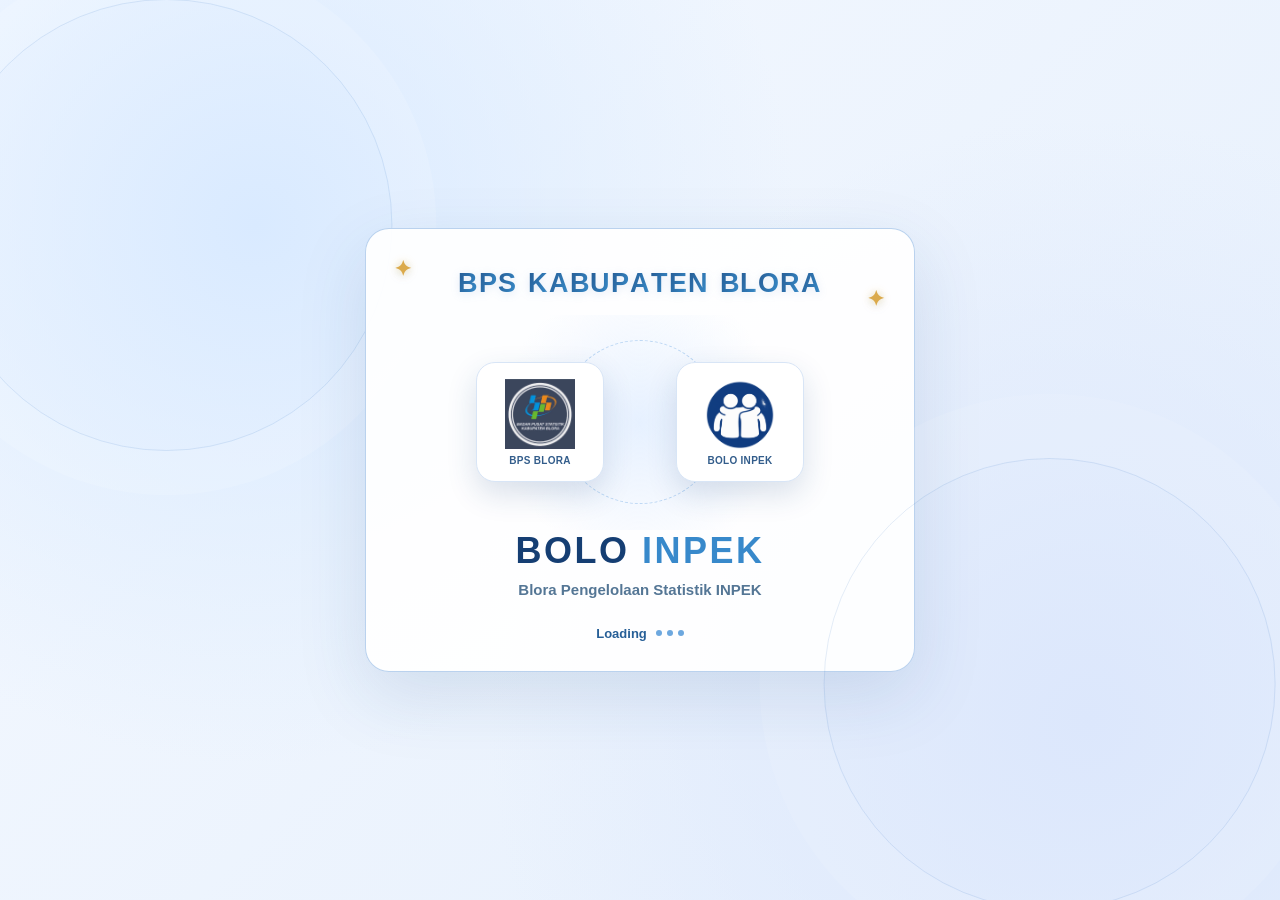
<file: index.html>
<!doctype html>
<html lang="id">
<head>
  <meta charset="utf-8">
  <meta name="viewport" content="width=device-width, initial-scale=1">
  <title>BOLO INPEK — Monitoring Pendataan</title>
  <link rel="icon" type="image/jpeg" href="./favicon.png?v=1">
  <meta name="description" content="Monitoring Survei INPEK BPS Blora by BOLO INPEK.">
  <style>
    :root{font-family:Segoe UI,Arial,sans-serif;color:#172c40;background:#eff5ff;font-size:16px;--navy:#153c78;--accent:#185abd}
    *{box-sizing:border-box}body{margin:0}button{font:inherit;cursor:pointer}button:focus-visible{outline:3px solid #e68a00;outline-offset:4px}header{background:var(--navy);color:white;padding:27px max(24px,calc((100vw - 1180px)/2))}
    .brand{font-weight:800;letter-spacing:.12em;font-size:1.35rem}.brand span{color:#93c5fd}header p{margin:8px 0 0;color:#dbeafe;font-size:.9rem}
    main{max-width:1228px;margin:auto;padding:24px}.notice{padding:12px 16px;border:1px solid #b5cff4;background:#e4efff;border-radius:8px;font-size:.9rem;color:#204d88}
    nav{display:flex;align-items:center;flex-wrap:wrap;gap:8px;min-height:66px;font-size:.9rem}nav button{color:var(--accent);background:none;border:0;padding:8px 0;text-decoration:underline}nav span{color:#5d6b78}
    .title{display:flex;align-items:start;justify-content:space-between;gap:20px;margin:12px 0 24px}h1{font-size:1.8rem;letter-spacing:-.04em;margin:0 0 8px}h2{font-size:1.2rem;margin:0}p{line-height:1.5}.sub{color:#5c6d7c;margin:0}.total{text-align:right;white-space:nowrap}.total strong{display:block;font-size:2rem;line-height:1.1}.total small{color:#5c6d7c;font-size:.85rem}
    .grid{display:grid;grid-template-columns:repeat(3,minmax(0,1fr));gap:20px}.card{background:white;border:1px solid #dce4eb;border-radius:14px;padding:24px;box-shadow:0 3px 12px #112e4505}.cardhead{display:flex;justify-content:space-between;align-items:center}.cardhead small{color:#5c6d7c}.chartlink{display:block;width:100%;border:0;background:none;color:inherit;padding:20px 0 10px}.chartlink:hover .donut{transform:scale(1.025)}.donut{width:188px;height:188px;border-radius:50%;margin:auto;display:grid;place-items:center;transition:transform .15s}.hole{width:126px;height:126px;background:white;border-radius:50%;display:flex;flex-direction:column;align-items:center;justify-content:center}.hole strong{font-size:1.8rem}.hole small{font-size:.85rem;color:#5c6d7c}.chartlink>span{display:block;margin-top:18px;color:var(--accent);font-weight:600;font-size:.9rem}.legend{display:grid;gap:9px;margin-top:15px;font-size:.9rem}.legend>div{display:flex;align-items:flex-start;gap:8px}.legend .status-text{flex:1;min-width:0;overflow-wrap:anywhere;font-size:.79rem;font-weight:600;line-height:1.4}.dot{display:inline-block;width:10px;height:10px;border-radius:50%;flex-shrink:0}.legend b{margin-left:auto}.legend small{width:28px;text-align:right;color:#687687;font-size:.85rem}
    .fasih-other-summary{margin:12px 0 0;padding:10px 12px;background:#f1f5f9;border:1px solid #d7e2ee;border-radius:9px;color:#334155;font-size:.82rem;line-height:1.55}.fasih-other-summary strong{display:block;margin-bottom:5px}.fasih-other-summary .raw-status-chip{display:inline-block;max-width:100%;overflow-wrap:anywhere;padding:3px 7px;margin:3px 5px 0 0;background:#fff;border:1px solid #cbd5e1;border-radius:6px}.fasih-raw-status{display:block;margin-top:5px;font-size:.79rem;line-height:1.4;color:#526987;overflow-wrap:anywhere;white-space:normal}
    .tablebox{background:white;border:1px solid #dce4eb;border-radius:12px;overflow:auto}table{border-collapse:collapse;width:100%;min-width:780px;text-align:left}th,td{padding:16px;border-bottom:1px solid #e8edf1}th{font-size:.85rem;background:#f8fafb;color:#516473}td{font-size:.95rem}tbody tr:last-child td{border-bottom:0}tbody tr:hover{background:#f8fbfc}.person{color:var(--accent);border:0;background:none;font-weight:600;text-align:left;padding:5px 0}.metric{font-variant-numeric:tabular-nums}.metric strong{display:block;font-size:.95rem}.metric small{color:#687687}.statusbtn{border:1px solid #dce4eb;border-radius:7px;background:white;padding:8px;min-width:76px;color:#18384c}.statusbtn:hover{border-color:var(--accent);background:#effafa}.statusbtn:disabled{opacity:.5;cursor:default}.statuslabel{display:inline-flex;align-items:center;gap:7px;white-space:normal;overflow-wrap:anywhere;line-height:1.35}.empty{padding:35px;text-align:center;color:#5c6d7c}.hint{font-size:.9rem;color:#5c6d7c;margin:16px 0 0}footer{max-width:1228px;margin:20px auto;padding:20px 24px;color:#687687;border-top:1px solid #dce4eb;font-size:.85rem}
    .statusbtn:hover{background:#eaf2ff}th{background:#edf4ff}tbody tr:hover{background:#f2f7ff}.card,.tablebox{border-color:#cfddf2}button:focus-visible{outline-color:#2563eb}
    @media(max-width:900px){.grid{grid-template-columns:1fr}.card{max-width:600px;width:100%;margin:auto}.title{gap:12px}h1{font-size:1.5rem}main{padding:16px}.total strong{font-size:1.6rem}}
    @media(prefers-reduced-motion:reduce){.donut{transition:none}}
    /* BACKGROUND: latar biru lembut untuk dashboard */
    body {
      min-height: 100vh;
      background:
        radial-gradient(
        circle at 95% 10%,
       rgba(96, 165, 250, 0.16),
        transparent 38%
        ),
      linear-gradient(135deg, #f5f9ff, #eaf2ff);
    }

    /* HEADER: logo di kiri, judul dan keterangan di kanan */
    .site-header {
      padding: 20px 24px;
      color: #ffffff;
      background: linear-gradient(110deg, #112d52, #17467f);
      border-bottom: 4px solid #60a5fa;
    }

    .header-inner {
      width: 100%;
      max-width: 1180px;
      margin: 0 auto;
      display: flex;
      align-items: center;
      gap: 18px;
    }

    .header-logo {
      display: block;
      width: 110px;
      height: 66px;
      object-fit: contain;
      background: #ffffff;
      border-radius: 8px;
      padding: 6px;
      flex-shrink: 0;
    }

    .header-copy {
      min-width: 0;
    }

    .site-header .brand {
      font-size: 26px;
      font-weight: 800;
      letter-spacing: 0.06em;
      line-height: 1.2;
    }

    .site-header .brand span {
      color: #93c5fd;
    }

    .site-header .header-copy p {
      margin: 7px 0 0;
      color: #e0edff;
      font-size: 13px;
      line-height: 1.5;
    }

    /* WAKTU DATA: menampilkan waktu selesai pengambilan FASIH */
    .update-card {
      max-width: 410px;
      margin: 20px 0;
      padding: 20px 24px;
      background: #ffffff;
      border: 1px solid #d5e4fa;
      border-top: 4px solid #2563eb;
      border-radius: 12px;
      box-shadow: 0 5px 18px rgba(21, 60, 120, 0.06);
    }

    .update-label {
      margin-bottom: 10px;
      color: #526987;
      font-size: 18px;
      font-weight: 700;
      letter-spacing: 0.06em;
    }

    .update-date {
      color: #153c78;
      font-size: 30px;
      font-weight: 800;
    }

    .update-time {
      margin-top: 5px;
      color: #185abd;
      font-size: 25px;
      font-weight: 700;
      line-height: 1.3;
    }

    .update-note {
      margin: 10px 0 0;
      color: #64748b;
      font-size: 12px;
      line-height: 1.5;
    }

    /* Ikon kalender dan jam di atas keterangan waktu. */
    .update-icons {
      display: flex;
      align-items: center;
      gap: 12px;
      margin-bottom: 14px;
      color: #2563eb;
    }

    .update-icons svg {
      width: 32px;
      height: 32px;
      fill: none;
      stroke: currentColor;
      stroke-width: 1.8;
      stroke-linecap: round;
      stroke-linejoin: round;
    }

    /* RESPONSIF: menyesuaikan header pada layar ponsel */
    @media (max-width: 600px) {
    .site-header {
      padding: 18px 16px;
    }

    .header-inner {
      gap: 12px;
    }

    .header-logo {
      width: 80px;
      height: 56px;
    }

    .site-header .brand {
      font-size: 22px;
    }

    .site-header .header-copy p {
      font-size: 11px;
    }

    .update-card {
      max-width: none;
    }
   }

    #breadcrumbs[hidden] {
        display: none;
      }

    /* Kartu waktu dan penjelasan status lengkap berada berdampingan. */
    .monitoring-info {
      display: grid;
      grid-template-columns: minmax(300px,1fr) minmax(0,2fr);
      gap:18px;width:100%;align-items:stretch;margin:20px 0 24px;
    }

    .monitoring-info-card {
      min-width: 0;
      width: 100%;
      max-width: none;
      margin: 0;
      padding: 22px;
      background: #ffffff;
      border: 1px solid #d5e4fa;
      border-top: 3px solid #2563eb;
      border-radius: 12px;
      box-shadow: 0 5px 18px rgba(21, 60, 120, 0.06);
    }

    /* KETERANGAN STATUS */
    .monitoring-info-title {
      margin: 0 0 16px;
      color: #153c78;
      font-size: 17px;
      font-weight: 700;
    }

    .monitoring-status-list {
      display: grid;
      grid-template-columns: repeat(3, minmax(0, 1fr));
      gap: 12px 18px;
      margin: 0;
    }

    .monitoring-status-list dt {
      overflow-wrap:anywhere;
      display: flex;
      align-items: center;
      gap: 8px;
      color: #172c40;
      font-size: 13px;
      font-weight: 700;
    }

    .monitoring-status-list dd {
      margin: 6px 0 0;
      color: #526987;
      font-size: 12px;
      line-height: 1.6;
    }

    .monitoring-status-list dt span {
      width: 10px;
      height: 10px;
      border-radius: 3px;
      flex-shrink: 0;
    }

    .status-open     { background: #9ca3af; }
    .status-submit   { background: #60a5fa; }
    .status-reject   { background: #dc2626; }
    .status-approve  { background: #86d96b; }
    .status-complete { background: #166534; }
    .status-lainnya { background: #94a3b8; }

    /* Sembunyikan navigasi beserta ruangnya pada halaman utama */
    #breadcrumbs[hidden] {
      display: none !important;
    }

    /* SUSUNAN PADA LAYAR KECIL */
    @media (max-width: 1000px) {
      .monitoring-status-list {
        grid-template-columns: repeat(2, minmax(0, 1fr));
      }
    }

  @media (max-width: 760px) {
    .monitoring-info{grid-template-columns:1fr}
    .monitoring-status-list{grid-template-columns:repeat(2,minmax(0,1fr))}
  }

  @media (max-width: 420px) {
    .monitoring-status-list{grid-template-columns:1fr}
  }
  
  /* Logo berbentuk lingkaran tanpa kotak putih dan padding */
  .site-header .header-logo {
    width: 64px;
    height: 64px;
    padding: 0;
    background: transparent;
    border: none;
    border-radius: 50%;
    clip-path: circle(46% at 50% 50%);
    object-fit: cover;
  }

  /* Seluruh judul BOLO INPEK berwarna putih */
  .site-header .brand,
  .site-header .brand span {
    color: #ffffff;
  }

  /* Ukuran logo pada ponsel */
  @media (max-width: 600px) {
    .site-header .header-logo {
      width: 52px;
      height: 52px;
    }

  /* Kotak waktu mengikuti tinggi isinya. */
  .monitoring-info > .monitoring-info-card:first-child {
    align-self: start;
    padding: 20px;
    }

  /* Nama periode dan tanggal pelaksanaan pada kartu survei. */
  .survey-period {
    display: block;
    margin-top: 6px;
    padding: 0;
    background: transparent;
    border: none;
    font-size: 11px;
    font-style: italic;
    font-weight: 400;
    line-height: 1.5;
    color: #64748b;
  }

  .survey-period strong {
    color: #153c78;
    font-weight: 700;

  /* Judul dan ikon kecil tampil berdampingan. */
  .brand-row {
    display: flex;
    align-items: center;
    gap: 10px;
    }

  .brand-icon {
    display: block;
    width: 30px;
    height: 30px;
    object-fit: contain;
    flex-shrink: 0;
    }
  }
  }

    /* Tombol ekspor pada masing-masing kartu survei */
    .cardhead {flex-wrap:wrap;gap:10px}
    .export-actions {display:flex;gap:6px;flex-wrap:wrap}
    .export-button {display:inline-flex;align-items:center;gap:5px;padding:7px 9px;border:1px solid #cbdcf5;border-radius:7px;background:#f5f9ff;color:#153c78;font-size:12px;font-weight:600}
    .export-button svg {width:14px;height:14px}
    .export-button:hover {background:#e4efff}
    .export-button:disabled {opacity:.55;cursor:wait}
    .export-feedback {margin:8px 0 0;font-size:12px;color:#526987;line-height:1.5}
    .export-feedback:empty {display:none}
    
  
.tombol-tindak-lanjut{display:block;width:100%;margin-top:18px;padding:11px 14px;border:1px solid #173858;border-radius:8px;background:#173858;color:white;text-align:center;text-decoration:none;font-size:13px;font-weight:600;cursor:pointer}
.tombol-tindak-lanjut:hover{background:#102a43;color:white}
#tlPopup{width:75vw;max-width:75vw;height:75vh;height:75dvh;max-height:75dvh;padding:0;border:0;border-radius:14px;background:#f3f7fc;color:#173858;overflow:hidden;box-shadow:0 20px 70px #0005}
#tlPopup::backdrop{background:rgba(8,26,44,.38)}
/* v40 — modal Tindak Lanjut selaras dengan palet biru BPS pada semua pop-up. */
#tlPopup .tl-bar{height:56px;display:flex;align-items:center;justify-content:space-between;
  padding:0 18px;background:linear-gradient(115deg,#153e70,#23659d);color:#fff;
  border-bottom:1px solid #2d6598;gap:12px}
#tlPopup .tl-bar strong{font-size:14px;font-weight:850;letter-spacing:.01em}
#tlPopup .tl-bar button{border:1px solid #ffffff35;background:#ffffff18;
  font-size:23px;color:#fff;cursor:pointer;padding:4px 12px;border-radius:10px;
  line-height:1.1;transition:background .18s ease}
#tlPopup .tl-bar button:hover{background:#ffffff32}
#tlPopup iframe{display:block;width:100%;height:calc(100% - 56px);border:0;background:#f3f7fc}
#tlPopup button:focus-visible{outline:3px solid #f2b455;outline-offset:3px}
@media(max-width:720px){#tlPopup{width:96vw;max-width:96vw;height:91dvh;
  max-height:91dvh;border-radius:14px}#tlPopup .tl-bar{padding:0 12px}
  #tlPopup .tl-bar strong{font-size:12px}}
@media(prefers-reduced-motion:reduce){#tlPopup .tl-bar button{transition:none}}

</style>

<style>
  /* Tanggal periode pada kartu survei */
  .card .survey-period {
    font-size: 10px !important;
    font-style: italic !important;
    font-weight: 400;
    color: #64748b;
    line-height: 1.5;
    margin-top: 5px;
    padding: 0;
    background: transparent;
  }

  .tombol-tindak-lanjut {
  position: relative;
}

.notifikasi-tindak-lanjut {
  position: absolute;
  top: -10px;
  right: -7px;

  display: inline-flex;
  align-items: center;
  justify-content: center;

  min-width: 28px;
  height: 28px;
  padding: 0 7px;

  background: #ffffff;
  color: #b42332;
  border: 2px solid #b42332;
  border-radius: 999px;

  font-size: 14px;
  font-weight: 800;
  line-height: 1;
  box-shadow: 0 2px 5px #0002;
}
</style>
<style>
.survey-admin-top{margin-left:auto;min-width:0}
.survey-admin-top:has(#adminTools:not([hidden])){flex:1 1 690px}
#adminTools{display:grid;gap:10px}
#adminTools[hidden],#adminEnter[hidden]{display:none!important}
.admin-session{display:flex;align-items:center;justify-content:flex-end;gap:10px}
.admin-actions{display:flex;flex-wrap:wrap;justify-content:flex-end;gap:8px}
.admin-actions .survey-admin-btn{min-height:42px}
#adminEnter{background:#fff;border-color:#fff;color:#174478;box-shadow:0 4px 13px #052d5825}
#adminEnter:hover{background:#e1efff}
#adminInfo{font-size:11px;font-weight:800;color:#edf5ff;padding:6px 8px;border-radius:9px;border:1px solid #ffffff30;min-width:0;overflow-wrap:anywhere}
#adminExit{flex:none;border-color:#e4b3be;background:#ffecef;color:#893342}
#adminExit:hover{background:#ffdae0}
#adminTlMenu{border-color:#b7d8ff;background:#e8f2ff;color:#174478}
#adminStaffMenu{gap:7px}
#adminStaffPending{display:inline-flex;align-items:center;justify-content:center;flex:none;
  min-width:22px;height:22px;padding:0 6px;border-radius:16px;background:#bd512b;
  color:#fff;font:850 11px/1 Arial,sans-serif}
#adminStaffPending[hidden]{display:none!important}
.survey-admin-btn{display:inline-flex;align-items:center;justify-content:center;text-decoration:none;border:1px solid #a8c8f1;background:#e8f2ff;color:#174478;border-radius:10px;padding:10px 15px;font-size:13px;font-weight:800;cursor:pointer;white-space:nowrap}
.survey-admin-btn:hover{background:#d6e8ff}
.bolo-updater-btn{background:#fff;color:#16457a;border-color:#fff}
.bolo-updater-btn:hover{background:#e0efff}
#refreshBoloData{display:none;margin-top:12px;padding:6px 10px;font-size:12px}
body:has(#adminTools:not([hidden])) #refreshBoloData{display:inline-flex}

#surveyAdminModal{border:0;border-radius:16px;width:min(1150px,96vw);height:min(850px,92vh);padding:0;box-shadow:0 24px 90px #092f5666;overflow:hidden}
#surveyAdminModal::backdrop{background:#0e2b4d99}
.survey-admin-bar{display:flex;justify-content:space-between;align-items:center;gap:10px;background:#174478;padding:13px 18px;color:#fff}
.survey-admin-bar strong{font-size:15px}.survey-admin-close{background:#ffffff22;border:0;border-radius:8px;color:white;padding:6px 12px;cursor:pointer}
#surveyAdminModal[open]{display:flex;flex-direction:column}
#surveyAdminFrame{width:100%;height:auto;flex:1 1 auto;min-height:0;border:0;background:#f4f8fd}
.survey-admin-help{flex:1;overflow:auto;padding:28px;line-height:1.7;color:#3b516b}
.updater-dialog{border:0;border-radius:16px;width:min(460px,calc(100% - 32px));padding:0;box-shadow:0 24px 90px #092f5666}
.updater-dialog::backdrop{background:#0e2b4d99}
.updater-dialog-body{padding:18px;color:#3b516b;line-height:1.5}
.updater-dialog-body p{margin:0 0 14px}
.updater-dialog-actions{display:grid;grid-template-columns:repeat(2,minmax(0,1fr));gap:8px}
.updater-dialog-actions .survey-admin-btn{min-height:42px;text-align:center;white-space:normal;line-height:1.3}
#boloUpdaterModal{width:min(560px,calc(100% - 32px))}
.updater-file-grid{display:grid;grid-template-columns:repeat(2,minmax(0,1fr));gap:12px}
.updater-file-card{display:grid;grid-template-rows:auto auto 1fr auto;justify-items:start;gap:10px;
  padding:16px;border:1px solid #c9d9ec;border-radius:14px;background:#f7faff;color:#174478;
  font:inherit;text-align:left;text-decoration:none;cursor:pointer}
.updater-file-card:hover{border-color:#6997ca;background:#eaf3ff}
.updater-file-card:focus-visible{outline:2px solid #174478;outline-offset:2px}
.updater-file-name{font-size:16px;font-weight:800;line-height:1.25}
.updater-file-description{color:#3b516b;font-size:13px;line-height:1.4}
.updater-file-action{display:flex;align-items:center;gap:6px;font-size:13px;font-weight:750}
.updater-file-icon{position:relative;display:grid;place-items:end center;width:48px;height:56px;
  box-sizing:border-box;padding-bottom:6px;color:#fff;font-size:10px;font-weight:850;line-height:1}
.updater-file-icon--guide{border-radius:5px 8px 8px 5px;border-left:6px solid #123a68;background:#2364a8}
.updater-file-icon--guide::before{content:"";position:absolute;top:13px;left:9px;width:20px;height:2px;
  border-radius:2px;background:#cfecff;box-shadow:0 6px 0 #cfecff}
.updater-file-icon--zip{border-radius:5px;background:#415585;clip-path:polygon(0 0,70% 0,100% 25%,100% 100%,0 100%)}
.updater-file-icon--zip::before{content:"";position:absolute;top:2px;left:14px;width:5px;height:30px;
  background:repeating-linear-gradient(#cfdbf9 0 2px,transparent 2px 4px)}
.updater-file-icon--zip::after{content:"";position:absolute;top:0;right:0;width:15px;height:14px;
  border-radius:0 0 0 3px;background:#aebfe5}
.updater-dialog-body .updater-file-access{margin:12px 0 0;font-size:13px}
@media(max-width:360px){
  .updater-file-grid{grid-template-columns:minmax(0,1fr)}
  .updater-file-card{grid-template-columns:auto 1fr;grid-template-rows:repeat(3,auto);column-gap:12px;row-gap:4px}
  .updater-file-icon{grid-row:span 3}
  .updater-file-name{align-self:end}
  .updater-dialog-actions{grid-template-columns:minmax(0,1fr)}
}
@media(max-width:920px){
  .header-inner{flex-wrap:wrap}
  .survey-admin-top:has(#adminTools:not([hidden])){flex-basis:100%}
}
@media(max-width:780px){.survey-admin-top{margin:0;width:100%}#adminEnter{width:100%}}
@media(max-width:600px){.admin-actions .survey-admin-btn{flex:1 0 auto;padding-inline:10px}}
</style>
<style>
/* Pop-up 1: daftar assignment, tidak mempengaruhi dashboard di belakangnya. */
#markListModal{border:0;border-radius:17px;width:min(1250px,97vw);height:min(880px,91vh);
  padding:0;box-shadow:0 24px 90px #092f5666;overflow:hidden}
#markListModal[open]{display:flex;flex-direction:column}
#markListModal::backdrop{background:#0e2b4d88}
#markListBody{padding:20px 22px;overflow-y:auto;overscroll-behavior:contain;flex:1;min-height:0;
  background:#fff}
#markListBody .bi-mark-filters{margin:12px 0}
#markListBody .bi-mark-modal-tablebox{max-height:none;overflow:auto}
#markListBody .bi-mark-filter-caption{margin:10px 0;color:#5d7692;font-size:12px;font-weight:750}
#markListBody .bi-mark-modal-intro{display:flex;justify-content:space-between;gap:10px;flex-wrap:wrap}
#markListBody .bi-mark-modal-intro p{margin:0 0 7px;font-size:12px;color:#5b7795}
#markListBody .bi-unassigned-table{min-width:900px}
#markListBody .bi-unassigned-table thead th{position:sticky;top:0;background:#eaf2fd;z-index:1}
/* Pop-up 2: editor di atas daftar; penutupan pop-up ini tidak menutup pop-up 1. */
#markAssignmentModal{border:0;border-radius:17px;width:min(800px,95vw);height:min(790px,88vh);
  padding:0;box-shadow:0 24px 90px #092f5666;overflow:hidden}
#markAssignmentModal[open]{display:flex;flex-direction:column}
#markAssignmentModal::backdrop{background:#08284488}
#markAssignmentFrame{display:block;width:100%;flex:1;min-height:0;border:0;background:#eff5fc}
#markAssignmentFrame[hidden]{display:none}
#markAssignmentSetup{padding:11px 18px;font-size:12px;line-height:1.55;background:#f1f7fd;color:#305c87}
#markAssignmentSetup[hidden]{display:none}
#markAssignmentSetup p{margin:4px 0 8px}
#markAssignmentExternal{color:#fff;font-size:12px;text-decoration:underline;font-weight:700;white-space:nowrap}
#markAssignmentExternal[hidden]{display:none!important}
@media(max-width:650px){#markListBody{padding:12px}#markAssignmentModal{height:90vh}
  #markAssignmentExternal{font-size:10px}#markListBody .bi-mark-modal-intro{display:block}}
</style>


<style>
/* BOLO INPEK · Splash pembaruan data: dua logo bertemu, lalu berputar. */
.bolo-loading[hidden]{display:none!important}
.bolo-loading{
  position:fixed;inset:0;z-index:10020;display:grid;place-items:center;
  padding:24px;background:radial-gradient(circle at 20% 25%,#d9eaff 0%,transparent 44%),
    radial-gradient(circle at 85% 80%,#dce7fc 0%,transparent 46%),
    linear-gradient(135deg,#f5f9ff,#e5effc);
  color:#163c6b;isolation:isolate;overflow:auto;overscroll-behavior:contain;
  opacity:1;transition:opacity .35s ease,visibility .35s ease;
}
.bolo-loading.is-hiding{opacity:0;visibility:hidden;pointer-events:none}
body.bolo-loading-active{overflow:hidden}
.bolo-loading::before,.bolo-loading::after{
  content:"";position:absolute;width:clamp(220px,36vw,450px);aspect-ratio:1;
  border:1px solid rgba(72,127,194,.14);border-radius:50%;
  pointer-events:none;
}
.bolo-loading::before{transform:translate(-37vw,-25vh);box-shadow:0 0 0 44px rgba(255,255,255,.12)}
.bolo-loading::after{transform:translate(32vw,26vh);box-shadow:0 0 0 64px rgba(255,255,255,.1)}
.bolo-loading-card{
  width:min(550px,100%);padding:28px 28px 25px;text-align:center;position:relative;
  border-radius:24px;border:1px solid rgba(179,206,237,.9);
  background:rgba(255,255,255,.93);box-shadow:0 24px 70px rgba(33,76,133,.13);
}
.bolo-loading-kicker{
  position:relative;display:flex;align-items:center;justify-content:center;flex-wrap:wrap;
  column-gap:.4em;row-gap:1px;margin:0 auto 5px;padding:8px 17px;max-width:100%;
  font-size:clamp(19px,2.7vw,27px);line-height:1.35;letter-spacing:.045em;
  color:#285d98;font-weight:900;text-align:center;
  filter:drop-shadow(0 2px 4px rgba(58,117,192,.15))
}
.bolo-loading-kicker .bolo-kicker-word{display:inline-flex;white-space:nowrap}
.bolo-loading-kicker .bolo-kicker-letter{
  display:inline-block;position:relative;will-change:transform;
  background:linear-gradient(110deg,#24578f 0%,#3584c1 34%,#fff6df 49%,#4d97d5 63%,#275f9a 100%);
  background-size:300% 100%;-webkit-background-clip:text;background-clip:text;
  -webkit-text-fill-color:transparent;color:transparent;
  animation:boloKickerWave 2.9s ease-in-out infinite,boloKickerShine 3.8s linear infinite;
  animation-delay:calc(var(--letter-index) * 76ms),0s
}
.bolo-loading-kicker::before,.bolo-loading-kicker::after{
  content:"✦";position:absolute;color:#dbaa4c;font-size:21px;line-height:1;
  text-shadow:0 0 8px rgba(248,196,67,.43);pointer-events:none;
  animation:boloKickerSparkle 2.2s ease-in-out infinite
}
.bolo-loading-kicker::before{left:0;top:1px}
.bolo-loading-kicker::after{right:0;bottom:1px;animation-delay:1.1s}
@keyframes boloKickerWave{
  0%,11%,55%,100%{transform:translateY(0) rotate(0)}
  23%{transform:translateY(-6px) rotate(-4deg)}
  34%{transform:translateY(2px) rotate(3deg)}
}
@keyframes boloKickerShine{from{background-position:190% 50%}to{background-position:-110% 50%}}
@keyframes boloKickerSparkle{
  0%,100%{opacity:.4;transform:scale(.7) rotate(0)}
  50%{opacity:1;transform:scale(1.24) rotate(135deg)}
}
@media(max-width:480px){
  .bolo-loading-kicker{font-size:clamp(16px,4.6vw,20px);padding:7px 12px;letter-spacing:.015em}
  .bolo-loading-kicker::before,.bolo-loading-kicker::after{font-size:14px}
}
@media(prefers-reduced-motion:reduce){
  .bolo-loading-kicker .bolo-kicker-letter,.bolo-loading-kicker::before,.bolo-loading-kicker::after{
    animation:none!important;will-change:auto}
  .bolo-loading-kicker .bolo-kicker-letter{background:none!important;-webkit-text-fill-color:#285d98;color:#285d98}
}
.bolo-loading-stage{position:relative;height:215px;margin:2px auto 0;max-width:420px;
  background:radial-gradient(circle at center,rgba(202,225,255,.45),transparent 60%)}
.bolo-loading-stage::before{content:"";position:absolute;left:50%;top:50%;width:162px;height:162px;
  transform:translate(-50%,-50%);border:1px dashed #b7d4f3;border-radius:50%;
  animation:boloLoadingRing 5s linear infinite;opacity:.9}
.bolo-loading-logo{
  position:absolute;left:50%;top:50%;width:128px;height:120px;display:flex;
  align-items:center;justify-content:center;flex-direction:column;gap:6px;
  background:white;border:1px solid #d8e5f6;border-radius:19px;
  box-shadow:0 12px 30px rgba(23,67,123,.16);padding:11px;
  will-change:transform;
}
.bolo-loading-logo img{display:block;max-width:100%;width:100px;height:70px;object-fit:contain}
.bolo-loading-logo span{font-size:10px;font-weight:850;letter-spacing:.03em;color:#335d8b}
.bolo-loading-logo.bps{animation:boloBpsFlight 3.15s cubic-bezier(.28,.68,.24,1) both}
.bolo-loading-logo.inpek{animation:boloInpekFlight 3.15s cubic-bezier(.28,.68,.24,1) both}
.bolo-loading-title{margin:0;font-size:clamp(26px,5vw,36px);line-height:1.15;
  font-weight:900;letter-spacing:.07em;color:#153e73;
  animation:boloLoadingReveal .7s 1.3s ease-out both}
.bolo-loading-title span{color:#3889cb}
.bolo-loading-subtitle{margin:8px auto 0;font-size:clamp(12px,2.6vw,15px);
  line-height:1.5;color:#547695;max-width:400px;font-weight:650;
  animation:boloLoadingReveal .7s 1.55s ease-out both}
.bolo-loading-status{display:flex;justify-content:center;align-items:center;gap:9px;
  margin:24px 0 5px;color:#275f97;font-size:13px;font-weight:800;
  animation:boloLoadingReveal .6s 1.7s ease-out both}
.bolo-loading-dots{display:inline-flex;gap:5px}
.bolo-loading-dots i{display:block;width:6px;height:6px;background:#6da8df;
  border-radius:50%;animation:boloLoadingDot .92s infinite ease-in-out}
.bolo-loading-dots i:nth-child(2){animation-delay:.16s}
.bolo-loading-dots i:nth-child(3){animation-delay:.32s}
@keyframes boloBpsFlight{
  0%{opacity:0;transform:translate(-50%,-50%) translate(-70vw,0) rotate(-35deg) scale(.62)}
  24%{opacity:1;transform:translate(-50%,-50%) translate(-14px,0) rotate(8deg) scale(1.04)}
  31%{transform:translate(-50%,-50%) translate(0,0) rotate(-10deg) scale(1.14)}
  41%{transform:translate(-50%,-50%) translate(71px,-26px) rotate(95deg) scale(.92)}
  56%{transform:translate(-50%,-50%) translate(10px,-70px) rotate(195deg) scale(.94)}
  72%{transform:translate(-50%,-50%) translate(-95px,-14px) rotate(325deg) scale(1)}
  100%{opacity:1;transform:translate(-50%,-50%) translate(-100px,0) rotate(360deg) scale(1)}
}
@keyframes boloInpekFlight{
  0%{opacity:0;transform:translate(-50%,-50%) translate(70vw,0) rotate(35deg) scale(.62)}
  24%{opacity:1;transform:translate(-50%,-50%) translate(14px,0) rotate(-8deg) scale(1.04)}
  31%{transform:translate(-50%,-50%) translate(0,0) rotate(10deg) scale(1.14)}
  41%{transform:translate(-50%,-50%) translate(-71px,26px) rotate(-95deg) scale(.92)}
  56%{transform:translate(-50%,-50%) translate(-10px,70px) rotate(-195deg) scale(.94)}
  72%{transform:translate(-50%,-50%) translate(95px,14px) rotate(-325deg) scale(1)}
  100%{opacity:1;transform:translate(-50%,-50%) translate(100px,0) rotate(-360deg) scale(1)}
}
@keyframes boloLoadingRing{to{transform:translate(-50%,-50%) rotate(360deg)}}
@keyframes boloLoadingReveal{from{opacity:0;transform:translateY(13px)}to{opacity:1;transform:translateY(0)}}
@keyframes boloLoadingDot{0%,70%,100%{opacity:.35;transform:translateY(0)}35%{opacity:1;transform:translateY(-5px)}}
@media(max-width:480px){
  .bolo-loading-card{padding:21px 14px}
  .bolo-loading-stage{height:183px}
  .bolo-loading-logo{width:106px;height:108px;padding:9px}
  .bolo-loading-logo img{width:83px;height:63px}
  .bolo-loading-logo span{font-size:9px}
  .bolo-loading-stage::before{width:135px;height:135px}
  /* Preserve the collision and orbit, but reduce final distance on narrow screens. */
  .bolo-loading-logo.bps{animation-name:boloBpsFlightMobile}
  .bolo-loading-logo.inpek{animation-name:boloInpekFlightMobile}
}
@keyframes boloBpsFlightMobile{
  0%{opacity:0;transform:translate(-50%,-50%) translate(-90vw,0) rotate(-35deg) scale(.62)}
  25%{opacity:1;transform:translate(-50%,-50%) translate(-9px,0) rotate(8deg) scale(1)}
  31%{transform:translate(-50%,-50%) rotate(-12deg) scale(1.12)}
  48%{transform:translate(-50%,-50%) translate(45px,-27px) rotate(130deg)}
  66%{transform:translate(-50%,-50%) translate(-55px,-12px) rotate(300deg)}
  100%{opacity:1;transform:translate(-50%,-50%) translate(-71px,0) rotate(360deg)}
}
@keyframes boloInpekFlightMobile{
  0%{opacity:0;transform:translate(-50%,-50%) translate(90vw,0) rotate(35deg) scale(.62)}
  25%{opacity:1;transform:translate(-50%,-50%) translate(9px,0) rotate(-8deg) scale(1)}
  31%{transform:translate(-50%,-50%) rotate(12deg) scale(1.12)}
  48%{transform:translate(-50%,-50%) translate(-45px,27px) rotate(-130deg)}
  66%{transform:translate(-50%,-50%) translate(55px,12px) rotate(-300deg)}
  100%{opacity:1;transform:translate(-50%,-50%) translate(71px,0) rotate(-360deg)}
}
@media(prefers-reduced-motion:reduce){
  .bolo-loading,.bolo-loading-logo,.bolo-loading-title,.bolo-loading-subtitle,
  .bolo-loading-status,.bolo-loading-stage::before,.bolo-loading-dots i{
    animation:none!important;transition:none!important}
  .bolo-loading-logo.bps{transform:translate(-50%,-50%) translate(-100px,0)}
  .bolo-loading-logo.inpek{transform:translate(-50%,-50%) translate(100px,0)}
}
</style>
<style>
@media(prefers-reduced-motion:reduce) and (max-width:480px){
 .bolo-loading-logo.bps{transform:translate(-50%,-50%) translate(-71px,0)}
 .bolo-loading-logo.inpek{transform:translate(-50%,-50%) translate(71px,0)}
}
</style>

<link rel="stylesheet" href="./dashboard-interaktif.css?v=46">
</head>
<body>
<div id="boloLoading" class="bolo-loading" role="status" aria-live="polite" aria-label="BOLO INPEK sedang memuat data" hidden>
  <div class="bolo-loading-card">
    <p class="bolo-loading-kicker" aria-label="BPS KABUPATEN BLORA"><span class="bolo-kicker-word" aria-hidden="true"><span class="bolo-kicker-letter" style="--letter-index:0">B</span><span class="bolo-kicker-letter" style="--letter-index:1">P</span><span class="bolo-kicker-letter" style="--letter-index:2">S</span></span><span class="bolo-kicker-word" aria-hidden="true"><span class="bolo-kicker-letter" style="--letter-index:3">K</span><span class="bolo-kicker-letter" style="--letter-index:4">A</span><span class="bolo-kicker-letter" style="--letter-index:5">B</span><span class="bolo-kicker-letter" style="--letter-index:6">U</span><span class="bolo-kicker-letter" style="--letter-index:7">P</span><span class="bolo-kicker-letter" style="--letter-index:8">A</span><span class="bolo-kicker-letter" style="--letter-index:9">T</span><span class="bolo-kicker-letter" style="--letter-index:10">E</span><span class="bolo-kicker-letter" style="--letter-index:11">N</span></span><span class="bolo-kicker-word" aria-hidden="true"><span class="bolo-kicker-letter" style="--letter-index:12">B</span><span class="bolo-kicker-letter" style="--letter-index:13">L</span><span class="bolo-kicker-letter" style="--letter-index:14">O</span><span class="bolo-kicker-letter" style="--letter-index:15">R</span><span class="bolo-kicker-letter" style="--letter-index:16">A</span></span></p>
    <div class="bolo-loading-stage" aria-hidden="true">
      <div class="bolo-loading-logo bps"><img src="./logo-bps-blora.jpg" alt=""><span>BPS BLORA</span></div>
      <div class="bolo-loading-logo inpek"><img src="./favicon.png" alt=""><span>BOLO INPEK</span></div>
    </div>
    <h2 class="bolo-loading-title">BOLO <span>INPEK</span></h2>
    <p class="bolo-loading-subtitle">Blora Pengelolaan Statistik INPEK</p>
    <div class="bolo-loading-status">Loading<span class="bolo-loading-dots" aria-hidden="true"><i></i><i></i><i></i></span></div>
  </div>
</div>
  <!-- HEADER: identitas BOLO INPEK dan BPS Kabupaten Blora -->
<header class="site-header">
  <div class="header-inner">
    <img
      class="header-logo"
      src="./logo-bps-blora.jpg"
      alt="BPS Kabupaten Blora"
    >

    <div class="header-copy">
      <div class="brand-row"
          style="display:flex; align-items:center; gap:8px;">

        <div class="brand">BOLO <span>INPEK</span></div>

        <img
          src="./favicon.png"
          alt=""
          width="22"
          height="22"
          style="width:22px !important; height:22px !important;
                 object-fit:contain; flex:0 0 22px; display:block;"
        >
      </div>
      <p>
        Monitoring Survei Statistik INPEK - Blora Pengelolaan Statistik INPEK
      </p>
    </div>
    <div class="survey-admin-top">
      <button type="button" class="survey-admin-btn" id="adminEnter" title="Masuk memakai email ADMIN yang telah terdaftar pada database Tindak Lanjut">🔐 Masuk Admin INPEK</button>
      <div id="adminTools" hidden role="group" aria-label="Menu Admin INPEK">
        <div class="admin-session">
          <span id="adminInfo" role="status" aria-live="polite"></span>
          <button type="button" class="survey-admin-btn" id="adminExit">Keluar</button>
        </div>
        <div class="admin-actions">
          <button type="button" class="survey-admin-btn" id="openSurveyAdmin">⚙ Kelola Survei</button>
          <button type="button" class="survey-admin-btn bolo-updater-btn" id="boloUpdaterOpen" aria-haspopup="dialog" aria-controls="boloUpdaterModal">↻ Perbarui Survei</button>
          <button type="button" class="survey-admin-btn" id="adminTlMenu">✎ Tindak Lanjut</button>
          <button type="button" class="survey-admin-btn" id="adminStaffMenu" title="Tambah dan perbarui biodata petugas, email, dan nomor WhatsApp">♙ Kelola Petugas <span id="adminStaffPending" hidden aria-label="Petugas baru belum didaftarkan"></span></button>
        </div>
      </div>
    </div>
  </div>
</header>
<dialog class="updater-dialog" id="boloUpdaterModal" aria-labelledby="boloUpdaterTitle">
  <div class="survey-admin-bar">
    <strong id="boloUpdaterTitle">Perbarui Survei FASIH</strong>
    <form method="dialog"><button class="survey-admin-close" aria-label="Tutup pilihan unduhan">Tutup ×</button></form>
  </div>
  <div class="updater-dialog-body">
    <div class="updater-file-grid">
      <a class="updater-file-card" data-bolo-updater-download href="https://github.com/bpsblora/bolo-inpek-appscript/raw/refs/heads/main/docs/BOLO-INPEK-Panduan-Dashboard-Monitoring.pdf" target="_blank" rel="noopener noreferrer" autofocus>
        <span class="updater-file-icon updater-file-icon--guide" aria-hidden="true">PDF</span>
        <strong class="updater-file-name">Buku Panduan</strong>
        <span class="updater-file-description">Langkah pemasangan updater dan pembaruan data dashboard.</span>
        <span class="updater-file-action">Unduh PDF <span aria-hidden="true">↓</span></span>
      </a>
      <button type="button" class="updater-file-card" id="boloUpdaterAsk" aria-haspopup="dialog" aria-controls="boloUpdaterConfirm">
        <span class="updater-file-icon updater-file-icon--zip" aria-hidden="true">ZIP</span>
        <strong class="updater-file-name">Updater Windows</strong>
        <span class="updater-file-description">Paket ZIP untuk menjalankan updater di komputer Windows.</span>
        <span class="updater-file-action">Konfirmasi Unduhan <span aria-hidden="true">→</span></span>
      </button>
    </div>
    <p class="updater-file-access">Masuk ke GitHub dengan akun yang memiliki akses untuk mengunduh kedua file.</p>
  </div>
</dialog>
<dialog class="updater-dialog" id="boloUpdaterConfirm" aria-labelledby="boloUpdaterConfirmTitle" aria-describedby="boloUpdaterConfirmHint">
  <div class="survey-admin-bar">
    <strong id="boloUpdaterConfirmTitle">Sudah Membaca Buku Panduan?</strong>
    <form method="dialog"><button class="survey-admin-close" aria-label="Kembali ke pilihan unduhan">Kembali</button></form>
  </div>
  <div class="updater-dialog-body">
    <div id="boloUpdaterConfirmHint">
      <p>Buku panduan menjelaskan cara memasang updater, masuk ke SSO FASIH, dan memperbarui data dashboard.</p>
      <p>Jika belum membacanya, unduh PDF terlebih dahulu. Setelah selesai membaca, kembali ke sini untuk mengunduh ZIP.</p>
    </div>
    <div class="updater-dialog-actions">
      <a class="survey-admin-btn" data-bolo-updater-download href="https://github.com/bpsblora/bolo-inpek-appscript/raw/refs/heads/main/docs/BOLO-INPEK-Panduan-Dashboard-Monitoring.pdf" target="_blank" rel="noopener noreferrer" autofocus>Belum, Unduh Panduan</a>
      <a class="survey-admin-btn" data-bolo-updater-download href="https://github.com/bpsblora/bolo-inpek-appscript/releases/latest/download/BOLO-INPEK-Updater-Windows.zip" target="_blank" rel="noopener noreferrer">Sudah, Unduh ZIP</a>
    </div>
  </div>
</dialog>
<dialog id="surveyAdminModal" aria-labelledby="surveyAdminTitle">
  <div class="survey-admin-bar"><strong id="surveyAdminTitle">Kelola Survei — BOLO INPEK</strong><button type="button" class="survey-admin-close" id="closeSurveyAdmin">Tutup ×</button></div>
  <div id="surveyAdminSetup" class="survey-admin-help" hidden><strong>Panel Admin Belum Disambungkan</strong><p>Pasang backend Apps Script Kelola Survei satu kali, kemudian isikan URL deployment di berkas <code>kelola-survei-link.json</code>. Setelah itu survei dapat ditambah, diedit, atau dinonaktifkan dari sini.</p></div>
  <iframe id="surveyAdminFrame" title="Form Kelola Survei BOLO INPEK" referrerpolicy="strict-origin-when-cross-origin"></iframe>
</dialog>
<dialog id="markListModal" aria-labelledby="markListTitle">
  <div class="survey-admin-bar">
    <strong id="markListTitle">Daftar Penanda Assignment — BOLO INPEK</strong>
    <button type="button" class="survey-admin-close" id="closeMarkList">Tutup ×</button>
  </div>
  <div id="markListBody" role="region" aria-label="Daftar penanda assignment"></div>
</dialog>
<dialog id="markAssignmentModal" aria-labelledby="markAssignmentTitle">
  <div class="survey-admin-bar">
    <strong id="markAssignmentTitle">Atur Penanda — BOLO INPEK</strong>
    <span style="display:flex;align-items:center;gap:12px">
      <a id="markAssignmentExternal" href="#" target="_blank" rel="noopener noreferrer" hidden>Buka di Tab Baru</a>
      <button type="button" class="survey-admin-close" id="closeMarkAssignment">Kembali ke Daftar ×</button>
    </span>
  </div>
  <div id="markAssignmentSetup" role="status" aria-live="polite">
    Memuat formulir Google Apps Script…
  </div>
  <iframe id="markAssignmentFrame" title="Formulir penanda untuk assignment terpilih"
    referrerpolicy="strict-origin-when-cross-origin" hidden></iframe>
</dialog>


<!-- Navigasi progres: dialog mandiri tanpa mengubah filter maupun data dashboard. -->
<dialog class="bi-popup-dialog" id="biProgressModal" aria-labelledby="biProgressTitle">
  <div class="bi-popup-shell">
    <div class="bi-popup-head"><strong id="biProgressTitle">Progres Petugas</strong>
      <button type="button" class="bi-popup-close" data-bi-popup-close="biProgressModal">Tutup ×</button></div>
    <div id="biProgressBody" class="bi-popup-body"></div>
  </div>
</dialog>
<dialog class="bi-popup-dialog" id="biPmlPeopleModal" aria-labelledby="biPmlPeopleTitle">
  <div class="bi-popup-shell">
    <div class="bi-popup-head"><strong id="biPmlPeopleTitle">PPL menurut PML</strong>
      <button type="button" class="bi-popup-close" data-bi-popup-close="biPmlPeopleModal">Kembali ×</button></div>
    <div id="biPmlPeopleBody" class="bi-popup-body"></div>
  </div>
</dialog>
<dialog class="bi-popup-dialog" id="biStatusModal" aria-labelledby="biStatusTitle">
  <div class="bi-popup-shell">
    <div class="bi-popup-head"><strong id="biStatusTitle">Rincian Status FASIH</strong>
      <button type="button" class="bi-popup-close" data-bi-popup-close="biStatusModal">Kembali ×</button></div>
    <div id="biStatusBody" class="bi-popup-body"></div>
  </div>
</dialog>
<dialog class="bi-popup-dialog" id="biKpiModal" aria-labelledby="biKpiTitle">
  <div class="bi-popup-shell">
    <div class="bi-popup-head"><strong id="biKpiTitle">Status Asli FASIH</strong>
      <button type="button" class="bi-popup-close" data-bi-popup-close="biKpiModal" autofocus>Tutup ×</button></div>
    <div id="biKpiBody" class="bi-popup-body"></div>
  </div>
</dialog>
<dialog class="bi-popup-dialog" id="biAssignmentDetailModal" aria-labelledby="biAssignmentDetailTitle">
  <div class="bi-popup-shell">
    <div class="bi-popup-head"><strong id="biAssignmentDetailTitle">Detail Assignment</strong>
      <button type="button" class="bi-popup-close" data-bi-popup-close="biAssignmentDetailModal" autofocus>Kembali ×</button></div>
    <div id="biAssignmentDetailBody" class="bi-popup-body"></div>
  </div>
</dialog>

  <main>
    <div class="notice" id="connection" role="status" aria-live="polite">Memuat data monitoring dari spreadsheet…</div>
    <!-- Waktu pengambilan data; legenda status berada di atas tabel PPL. -->
    <div class="monitoring-info">

      <section class="monitoring-info-card">
        <!-- Ikon kalender dan waktu -->
        <div class="update-icons" aria-hidden="true">
          <svg viewBox="0 0 24 24">
            <rect x="3" y="5" width="18" height="16" rx="3"></rect>
            <path d="M7 3v4M17 3v4M3 11h18"></path>
          </svg>

          <svg viewBox="0 0 24 24">
            <circle cx="12" cy="12" r="9"></circle>
            <path d="M12 7v5l3 2"></path>
          </svg>
        </div>

        <div class="update-label">DATA TERAKHIR DIAMBIL</div>
        <div class="update-date" id="last-fetch-date">Belum tercatat</div>
        <div class="update-time" id="last-fetch-time"></div>

        <p class="update-note">
          Waktu selesai pengambilan data dari FASIH-SM
          <br>Survei Statistik INPEK BPS Kabupaten Blora 
        </p>
        <button type="button" class="survey-admin-btn" id="refreshBoloData" title="Baca ulang data yang sudah tersimpan tanpa menghapus filter yang sedang dipilih">↻ Muat Ulang Data</button>
      </section>
      <section class="monitoring-info-card monitoring-status-card" aria-labelledby="statusExplanationTitle">
        <h2 class="monitoring-info-title" id="statusExplanationTitle">Keterangan Status</h2>
        <dl class="monitoring-status-list" id="statusLegendTop">
          <div><dt>Memuat status FASIH…</dt></div>
        </dl>
      </section>
    </div>

    <nav id="breadcrumbs" aria-label="Navigasi dashboard" hidden></nav>
    <section id="view" aria-label="Monitoring survei"></section>
  </main>
  <footer>BOLO INPEK · Sumber: FASIH-SM melalui Google Sheets · <a href="./kebijakan-privasi.html">Kebijakan Privasi</a></footer>
  <noscript>Aktifkan JavaScript untuk menggunakan dashboard ini.</noscript>
  <script src="./dashboard-interaktif.js?v=52"></script>
  <script>
    // ========================================================
    // STATUS DASHBOARD: setiap assignment dihitung satu kali.
    // ========================================================
    const statusKapital = biRawCode;
    function statusColor(code){
      return biStatusColor(code);
    }
    function daftarStatus(rows){
      return biRawStatusStats(rows).map(({label,color})=>({code:label,label,color}));
    }
    function assignmentUntukDashboard(rows){
      return rows.filter(row=>!row.boloExcluded).map(row=>({
        ...row,status:biDashboardStatus(row.boloStatusManual||row.status)
      }));
    }

    const TINDAK_LANJUT_URL = "https://script.google.com/macros/s/AKfycbzdnMjJHjxmQXhnpZdMCPi1zyKvChmVJH6U15p_RMLR649wHFSmL2FrgcUzs0MxV4JX/exec";
    const BOLO_ADMIN = {verified:false,nonce:'',nama:'',email:'',since:0};
    const BOLO_ADMIN_GATE_PREFIX = '__BOLO_INPEK_ADMIN_GATE__';
    function boloAdminActive(){
      return BOLO_ADMIN.verified && Date.now()-BOLO_ADMIN.since < 55*60*1000;
    }
    let PERIODE_DITUTUP = new Set();
    let JUMLAH_PENGINGAT = new Map();
    function tombolTindakLanjut(survey) {
  if(!boloAdminActive()) return '';
  const p = PERIODE_SURVEI.find(
    p => p && p.survei === survey
  );

  if (!p?.survey_period_id) return '';

  const jumlah =
    JUMLAH_PENGINGAT.get(String(p.survey_period_id)) || 0;

  const notifikasi = jumlah > 0
    ? '<span class="notifikasi-tindak-lanjut" aria-hidden="true">' +
        jumlah +
      '</span>'
    : '';

  const label = 'Tindak Lanjut ' + survey +
    (jumlah > 0
      ? ', ' + jumlah + ' catatan perlu ditindaklanjuti'
      : '');

  return (
    '<button type="button" class="tombol-tindak-lanjut"' +
      ' data-tindak-survei="' + esc(survey) + '"' +
      ' aria-label="' + esc(label) + '">' +
      'Tindak Lanjut ↗' +
      notifikasi +
    '</button>'
  );
}
    function surveiMasihAktif(survey) {
      const p=PERIODE_SURVEI.find(p=>p&&p.survei===survey);
      return !p?.survey_period_id || !PERIODE_DITUTUP.has(p.survey_period_id);
    }
    async function ambilStatusPenutupan(signal) {
  const u = new URL(TINDAK_LANJUT_URL);
  u.searchParams.set('action', 'closed');
  u.searchParams.set('t', Date.now());

  const response = await fetch(u.href, {
    credentials: 'omit',
    redirect: 'follow',
    signal
  });

  if (!response.ok) {
    throw Error('Status penutupan survei belum dapat dibaca.');
  }

  const result = await response.json();

  if (
    result.success !== true ||
    !Array.isArray(result.closed) ||
    !Array.isArray(result.pengingat)
  ) {
    throw Error(
      'Data penutupan atau pengingat belum tersedia. ' +
      'Pastikan deployment Apps Script sudah diperbarui.'
    );
  }

  PERIODE_DITUTUP = new Set(
    result.closed.map(s => s.survey_period_id)
  );

  JUMLAH_PENGINGAT = new Map();

  for (const r of result.pengingat) {
    const jumlah = Number(r.jumlah);

    if (
      r.survey_period_id &&
      Number.isSafeInteger(jumlah) &&
      jumlah >= 0
    ) {
      JUMLAH_PENGINGAT.set(
        String(r.survey_period_id),
        jumlah
      );
    }
  }
}

    // Nama survei diturunkan dari daftar periode dan assignment API.
    // Tambah survei pada sumber data tidak lagi memerlukan edit HTML.
    let SURVEYS = [];
    let REGISTRY = null;
    function susunDaftarSurvei(rows, periods){
      const names=[], seen=new Set();
      function add(value){
        if(typeof value!=='string')return;
        const name=value.trim();
        if(!name || name.length>120)return;
        const key=name.toLocaleLowerCase('id-ID');
        if(!seen.has(key)){seen.add(key);names.push(name);}
      }
      for(const p of periods)if(p && typeof p==='object')add(p.survei);
      for(const r of rows)if(r && typeof r==='object')add(r.survei);
      return names;
    }
    const UNASSIGNED = 'Belum dialokasikan';
    const state = {survey:null,pml:null,ppl:null,status:null};
    const format = new Intl.NumberFormat('id-ID',{maximumFractionDigits:1});
    const percent = (n,total) => format.format(total ? n/total*100 : 0)+'%';
    const esc = value => String(value).replace(/[&<>"']/g,c=>({'&':'&amp;','<':'&lt;','>':'&gt;','"':'&quot;',"'":'&#39;'}[c]));

    // ========================================================
    // KONEKSI APPS SCRIPT: baca data terbaru setiap halaman dibuka.
    // Tidak menggunakan kredensial Google atau data demo cadangan.
    // ========================================================
    const API_URL = 'https://script.google.com/macros/s/AKfycbzW6DV2EcCoaFwHsXcyfBWMqDJ7aqPgNsUrnepn-UsD6EI7Xf9k1ecirrBZt8Gx9Nzu1A/exec';
    // Daftar publik survei dibaca dari Apps Script/Sheets, bukan JSON GitHub.
    // Apps Script ContentService dapat menolak fetch lintas-origin. JSONP tetap
    // memvalidasi identitas deployment, callback statis, dan daftar survei asli.
    function registryViaJSONP(endpoint,signal){
      return new Promise((resolve,reject)=>{
        const callback='boloRegistryCallbackV614';
        const url=new URL(endpoint);
        url.searchParams.set('callback',callback);
        const script=document.createElement('script');
        let finished=false;
        let timerId;
        function cleanup(){
          clearTimeout(timerId);
          script.remove();
          if(window[callback]===receive)delete window[callback];
          if(signal)signal.removeEventListener('abort',abort);
        }
        function done(error,result){
          if(finished)return;
          finished=true;
          cleanup();
          if(error)reject(error);else resolve(result);
        }
        function receive(result){done(null,result);}
        function abort(){done(new DOMException('Proses dibatalkan','AbortError'));}
        if(signal?.aborted){reject(new DOMException('Proses dibatalkan','AbortError'));return;}
        window[callback]=receive;
        script.onerror=()=>done(new Error('Endpoint publik JSONP tidak dapat dimuat. Pastikan deployment PUBLIK sudah versi terbaru.'));
        if(signal)signal.addEventListener('abort',abort,{once:true});
        timerId=setTimeout(()=>done(new Error('Endpoint publik tidak mendukung JSONP. Perbarui deployment Apps Script PUBLIK.')),12000);
        script.src=url.href;
        document.head.appendChild(script);
      });
    }
    async function bacaRegistrySurvei(signal){
      try{
        const r=await fetch('./kelola-survei-link.json?t='+Date.now(),{cache:'no-store',signal});
        if(!r.ok)throw new Error('Pengaturan registry belum tersedia di GitHub');
        const cfg=await r.json();
        const url=String(cfg.public_config_url||'').trim();
        if(!/^https:\/\/script\.google\.com\/macros\/s\/[^/]+\/exec(?:\?.*)?$/.test(url)){
          throw new Error('Alamat deployment PUBLIK Kelola Survei tidak valid');
        }
        const endpoint=new URL(url);
        endpoint.searchParams.set('action','public');
        endpoint.searchParams.set('t',Date.now());
        let body;
        try{
          const response=await fetch(endpoint.href,{method:'GET',credentials:'omit',redirect:'follow',signal});
          if(!response.ok)throw new Error('Registry publik merespons HTTP '+response.status);
          body=await response.json();
        }catch(networkError){
          if(networkError.name==='AbortError')throw networkError;
          console.info('Mencoba registry publik lewat JSONP karena akses fetch gagal:',networkError.message);
          body=await registryViaJSONP(endpoint.href,signal);
        }
        if(body?.success!==true||!Array.isArray(body.surveys)){
          throw new Error('Respons Apps Script PUBLIK tidak valid atau belum dapat membaca Google Sheets');
        }
        const surveys=body.surveys.map(s=>({
          code:String(s.code||'').trim(),
          name:String(s.name||'').trim(),
          aktif:s.aktif===true||String(s.aktif).toUpperCase()==='TRUE',
          tanggal_mulai:String(s.tanggal_mulai||'').trim(),
          tanggal_selesai:String(s.tanggal_selesai||'').trim(),
          urutan:Number(s.urutan)||999
        })).filter(s=>s.name&&s.name.length<=120);
        const markersAvailable=body.markers_available===true&&Array.isArray(body.markers);
        const markers=markersAvailable?body.markers.filter(m=>
          m&&/^[0-9a-f]{64}$/.test(String(m.id||''))&&
          typeof m.dihitung==='boolean'&&
          typeof m.berlaku==='boolean'&&typeof m.perlu_tinjau==='boolean'&&
          (m.status_perhitungan===undefined||typeof m.status_perhitungan==='string')&&
          String(m.status_perhitungan||'').length<=120&&
          String(m.alasan||'').length<=60&&String(m.catatan||'').length<=220
        ).slice(0,3000).map(m=>({
          id:m.id,dihitung:m.dihitung,
          berlaku:m.berlaku,perlu_tinjau:m.perlu_tinjau,
          status_perhitungan:String(m.status_perhitungan||''),
          alasan:String(m.alasan||''),catatan:String(m.catatan||'')
        })):[];
        if(markersAvailable&&markers.length!==body.markers.length)
          throw new Error('Daftar penanda tidak valid atau melebihi batas aman.');
        return {surveys,markers,markersAvailable};
      }catch(err){
        console.error('Daftar survei aktif belum dapat diverifikasi:',err);
        throw new Error('Daftar survei aktif belum dapat dimuat ('+err.message+'). Periksa deployment Apps Script PUBLIK, lalu coba lagi.');
      }
    }
    let DATA = []; // hanya assignment yang DIMASUKKAN dalam perhitungan
    let ALL_ASSIGNMENTS = []; // seluruh baris asli FASIH, termasuk pengecualian
    let MARKER_RULES = [];
    let MARKERS_AVAILABLE = false;
    const PENANDA_DEPLOY_URL='https://github.com/bpsblora/bolo-inpek-appscript/actions/workflows/deploy-appscript.yml';
    let PERIODE_SURVEI = [];
    let lastFetched = null;
    let loading = false;
    // Splash hanya berjalan saat data dimuat dari API, bukan saat ganti filter/tab.
    const boloSplash=document.getElementById('boloLoading');
    let boloSplashToken=0,boloSplashStarted=0,boloSplashTimer=null;
    function showBoloSplash(){
      if(!boloSplash)return;
      clearTimeout(boloSplashTimer);
      ++boloSplashToken;
      boloSplashStarted=Date.now();
      boloSplash.classList.remove('is-hiding');
      boloSplash.hidden=false;
      document.body.classList.add('bolo-loading-active');
    }
    function hideBoloSplash(){
      if(!boloSplash||boloSplash.hidden)return;
      const token=boloSplashToken;
      const reduceMotion=window.matchMedia?.('(prefers-reduced-motion: reduce)').matches;
      const minimum=reduceMotion?0:3200;
      const remaining=Math.max(0,minimum-(Date.now()-boloSplashStarted));
      clearTimeout(boloSplashTimer);
      boloSplashTimer=setTimeout(()=>{
        if(token!==boloSplashToken)return;
        boloSplash.classList.add('is-hiding');
        document.body.classList.remove('bolo-loading-active');
        boloSplashTimer=setTimeout(()=>{
          if(token!==boloSplashToken)return;
          boloSplash.hidden=true;
          boloSplash.classList.remove('is-hiding');
        },reduceMotion?0:360);
      },remaining);
    }

    function validatePayload(payload){
      if(!payload || payload.success!==true || !Array.isArray(payload.data)){
        throw new Error('API belum mengembalikan data monitoring yang valid.');
      }
      if(!Number.isInteger(payload.total_assignment) || payload.total_assignment!==payload.data.length){
        throw new Error('Jumlah assignment pada respons API tidak sesuai.');
      }
      return payload.data.map((row,index)=>{
        if(!row || typeof row!=='object')throw new Error('Format baris data tidak valid.');
        const clean={};
        for(const key of ['survei','nama_assignment','status','ppl','pml']){
          if(typeof row[key]!=='string')throw new Error('Kolom '+key+' tidak valid pada baris '+(index+2)+'.');
          clean[key]=row[key].trim();
        }
        // Nilai status asli opsional agar kompatibel dengan API monitoring lama.
        const originalKeys=['status_asli','status_fasih','assignmentStatusAlias','raw_status','rawStatus'];
        const originalKey=originalKeys.find(key=>typeof row[key]==='string'&&row[key].trim());
        clean.status_asli=originalKey ? row[originalKey].trim() : '';
        // Bila API lama menyajikan status ringkas namun sudah meneruskan status_asli,
        // gunakan tahapan FASIH. Tidak pernah menebak status akhir/admin.
        const statusDariSheet=statusKapital(clean.status);
        const kodeLama=['OPEN','SUBMIT','APPROVE','REJECT','COMPLETE','LAINNYA'];
        if(clean.status_asli && kodeLama.includes(statusDariSheet)){
          clean.status=statusKapital(clean.status_asli);
        }else if(statusDariSheet==='COMPLETE'||statusDariSheet==='LAINNYA'){
          clean.status='STATUS BELUM DIRINCI';
        }else{
          clean.status=statusDariSheet;
        }
        if(!clean.survei || clean.survei.length>120 || !clean.nama_assignment || clean.status.length>120){
          throw new Error('Survei, nama assignment, atau status tidak valid pada baris '+(index+2)+'. Periksa tab monitoring.');
        }
        return clean;
      });
    }

    // ==========================================================
    // WAKTU PENGAMBILAN
    // Menampilkan waktu dari API dalam zona waktu WIB.
    // ==========================================================
    function tampilkanWaktuPengambilan(nilai) {
      lastFetched = typeof nilai === 'string' && !Number.isNaN(Date.parse(nilai)) ? nilai : null;
      const tanggalEl = document.getElementById("last-fetch-date");
      const jamEl = document.getElementById("last-fetch-time");

      tanggalEl.textContent = "Belum tercatat";
      jamEl.textContent = "";

      if (typeof nilai !== "string" || !nilai.trim()) return;

      const waktu = new Date(nilai);

      if (Number.isNaN(waktu.getTime())) {
        tanggalEl.textContent = "Waktu tidak valid";
        return;
      }

      tanggalEl.textContent = new Intl.DateTimeFormat("id-ID", {
        timeZone: "Asia/Jakarta",
        day: "numeric",
        month: "long",
        year: "numeric"
      }).format(waktu);

      const jam = new Intl.DateTimeFormat("en-GB", {
        timeZone: "Asia/Jakarta",
        hour: "2-digit",
        minute: "2-digit",
        second: "2-digit",
        hourCycle: "h23"
      }).format(waktu);

      jamEl.textContent = jam + " WIB";
    }


    // Jika API monitoring juga membawa atribut aktif untuk SEMUA survei
    // yang memiliki assignment, metadata itu aman dipakai saat registry PUBLIK
    // tidak terjangkau. Tidak boleh memakai daftar statis berpotensi kedaluwarsa.
    function registryTerverifikasiDariPayload(payload){
      const names=new Set((payload.data||[]).map(r=>String(r.survei||'').trim()).filter(Boolean));
      const sources=['konfigurasi_survei','registry_survei','surveys','periode_survei'];
      for(const key of sources){
        const src=payload[key];
        if(!Array.isArray(src))continue;
        const found=new Map();let valid=true;
        for(const rec of src){
          if(!rec||typeof rec!=='object')continue;
          const name=String(rec.name||rec.survei||rec.nama_survei||'').trim();
          if(!name)continue;
          const flag=rec.aktif!==undefined?rec.aktif:(rec.active!==undefined?rec.active:rec.is_active);
          const normalized=String(flag).trim().toUpperCase();
          const active=flag===true||['TRUE','1','YA','AKTIF','YES'].includes(normalized);
          const inactive=flag===false||['FALSE','0','TIDAK','NONAKTIF','NO'].includes(normalized);
          if(!active&&!inactive){valid=false;break;}
          if(found.has(name)&&found.get(name).aktif!==active){valid=false;break;}
          found.set(name,{
            code:String(rec.code||name).trim(),name,aktif:active,
            tanggal_mulai:String(rec.tanggal_mulai||'').trim(),
            tanggal_selesai:String(rec.tanggal_selesai||'').trim(),
            urutan:Number(rec.urutan)||999
          });
        }
        if(valid&&[...names].every(name=>found.has(name))&&(found.size>0||names.size===0)){
          return [...found.values()];
        }
      }
      return null;
    }
    function renderKeteranganStatus(rows){
      // Status mentah FASIH tetap utuh; penjelasan panjang menjadi tooltip.
      const target=document.getElementById(arguments.length>1&&arguments[1]==='top'?'statusLegendTop':'statusLegend');
      if(!target)return;
      const isTop=target.id==='statusLegendTop';
      const statuses=daftarStatus(rows);
      if(!statuses.length){target.textContent='Belum ada status pada survei ini.';return;}
      const meaningFor=code=>{
        if(code==='OPEN'||code==='DRAFT')return 'Belum dikirim.';
        if(code.startsWith('REJECTED BY PENGAWAS'))return 'Perlu perbaikan dan dikirim ulang; Belum Submit.';
        if(code.startsWith('REJECTED'))return 'Dikembalikan untuk perbaikan.';
        if(code.startsWith('SUBMITTED'))return 'Sudah dikirim, menunggu pemeriksaan.';
        if(code.startsWith('REVOKED'))return 'Persetujuan ditarik atau dikembalikan.';
        if(code.startsWith('APPROVED'))return 'Disetujui pada tahap terkait.';
        if(code.startsWith('COMPLETED'))return 'Telah selesai.';
        return 'Status sesuai data FASIH.';
      };
      if(isTop){
        target.innerHTML=statuses.map(s=>
          '<div><dt><button type="button" class="bi-status-definition" data-bi-status-scope="county" data-bi-display-status="'+esc(s.code)+'" aria-haspopup="dialog"><span aria-hidden="true" style="background:'+s.color+'"></span>'+esc(s.label)+' ›</button>'+
          '</dt><dd>'+esc(meaningFor(s.code))+'</dd></div>'
        ).join('');
      }else{
        target.innerHTML='<strong class="bi-inline-status-heading">STATUS</strong>'+
          statuses.map(s=>
            '<span role="listitem"><button type="button" class="bi-inline-status-chip" data-bi-status-scope="survey" data-bi-display-status="'+esc(s.code)+'" aria-haspopup="dialog" title="'+
              esc(s.label+' — '+meaningFor(s.code))+'">'+
              '<i aria-hidden="true" style="background:'+s.color+'"></i>'+
              '<span>'+esc(s.label)+' ›</span></button></span>'
          ).join('');
      }
    }
    async function loadData({preserveView=false}={}){
      if(loading)return;
      biPopupCloseAll();
      showBoloSplash();
      const snapshot=preserveView?{
        data:DATA, allAssignments:ALL_ASSIGNMENTS, registry:REGISTRY, surveys:SURVEYS,
        markers:MARKER_RULES, markersAvailable:MARKERS_AVAILABLE,
        periods:PERIODE_SURVEI, closed:PERIODE_DITUTUP,
        pengingat:JUMLAH_PENGINGAT, last:lastFetched,
        state:{...state}
      }:null;
      loading=true;
      const connection=document.getElementById('connection');
      connection.hidden = false;
      const view=document.getElementById('view');
      connection.textContent=snapshot?'Mengambil pembaruan data… Tampilan dan filter tetap tersedia.':
        'Memuat data monitoring dari spreadsheet…';
      if(!snapshot){
        document.getElementById('breadcrumbs').innerHTML='';
        view.innerHTML='<div class="empty">Mohon tunggu, sedang mengambil data.</div>';
        view.setAttribute('aria-busy','true');
      }
      const reloadButton=document.getElementById('refreshBoloData');
      if(reloadButton){reloadButton.disabled=true;reloadButton.textContent='↻ Memuat…';}
      const controller=new AbortController();
      const timer=setTimeout(()=>controller.abort(),45000);
      try{
        const response=await fetch(API_URL+'?t='+Date.now(),{
          method:'GET',credentials:'omit',redirect:'follow',signal:controller.signal
        });
        if(!response.ok)throw new Error('Server merespons HTTP '+response.status+'.');
        let payload;
        try{payload=await response.json()}catch{throw new Error('Respons bukan JSON. Pastikan akses web app adalah Siapa saja dan URL /exec benar.');}
        DATA=validatePayload(payload);
        PERIODE_SURVEI = Array.isArray(payload.periode_survei)
          ? payload.periode_survei
          : [];
        let memakaiCadanganTerverifikasi=false;
        try{
          const responseRegistry=await bacaRegistrySurvei(controller.signal);
          REGISTRY=responseRegistry.surveys;
          MARKER_RULES=responseRegistry.markers;
          MARKERS_AVAILABLE=responseRegistry.markersAvailable;
        }catch(registryError){
          const candidate=registryTerverifikasiDariPayload(payload);
          if(!candidate){
            throw new Error('Data monitoring berhasil dibaca, tetapi FILTER AKTIF/NONAKTIF belum dapat diverifikasi. '+
              registryError.message+' Terapkan Code.gs V6.14 pada deployment Apps Script PUBLIK.');
          }
          console.warn('Registry publik tidak tersedia; memakai status aktif yang diverifikasi dari API Monitoring.',registryError);
          REGISTRY=candidate;
          MARKER_RULES=[];
          MARKERS_AVAILABLE=false;
          memakaiCadanganTerverifikasi=true;
        }
        if(REGISTRY){
          SURVEYS = REGISTRY.filter(s=>s.aktif).map(s=>s.name);
          for(const sv of REGISTRY){
            const period=PERIODE_SURVEI.find(p=>p?.survei===sv.name);
            if(period){
              // Tanggal resmi yang sudah disinkronkan dari FASIH ke registry Sheets
              // memiliki prioritas terhadap data API monitoring yang belum diperbarui.
              if(sv.tanggal_mulai)period.tanggal_mulai=sv.tanggal_mulai;
              if(sv.tanggal_selesai)period.tanggal_selesai=sv.tanggal_selesai;
            }else{
              PERIODE_SURVEI.push({survei:sv.name,tanggal_mulai:sv.tanggal_mulai,tanggal_selesai:sv.tanggal_selesai});
            }
          }
        }else{
          // Registry publik wajib tersedia; tidak memakai fallback API lama.
          throw new Error('Filter survei belum tersedia. Silakan perbarui daftar survei.');
        }

        await ambilStatusPenutupan(controller.signal);
        SURVEYS=SURVEYS.filter(surveiMasihAktif);
        ALL_ASSIGNMENTS=DATA.filter(r=>SURVEYS.includes(r.survei));
        // Penanda hanya mengubah perhitungan, tidak menghapus data FASIH.
        ALL_ASSIGNMENTS=await biApplyMarkers(ALL_ASSIGNMENTS,MARKER_RULES);
        DATA=assignmentUntukDashboard(ALL_ASSIGNMENTS);
        tampilkanWaktuPengambilan(payload.data_terakhir_diambil);
        if(!snapshot){
          const requestedSurvey=new URLSearchParams(window.location.search).get('survei');
          Object.assign(state,{survey:SURVEYS.includes(requestedSurvey)?requestedSurvey:null,pml:null,ppl:null,status:null});
        }else{
          // Pertahankan posisi/filter jika survei dan petugasnya masih tersedia.
          if(state.survey && !SURVEYS.includes(state.survey))
            Object.assign(state,{survey:null,pml:null,ppl:null,status:null});
          if(state.pml && !DATA.some(r=>r.survei===state.survey && name(r,'pml')===state.pml))
            Object.assign(state,{pml:null,ppl:null,status:null});
          if(state.ppl && !DATA.some(r=>r.survei===state.survey &&
              name(r,'ppl')===state.ppl && (!state.pml || name(r,'pml')===state.pml)))
            Object.assign(state,{ppl:null,status:null});
        }
        renderKeteranganStatus(DATA,'top');
        render(false);
        connection.hidden = !memakaiCadanganTerverifikasi;
        if(memakaiCadanganTerverifikasi){
          connection.textContent='Mode cadangan: status survei aktif/nonaktif telah diverifikasi dari API Monitoring. Periksa Apps Script PUBLIK untuk mengaktifkan pembacaan langsung.';
        }
      }catch(error){
        if(snapshot){
          DATA=snapshot.data;ALL_ASSIGNMENTS=snapshot.allAssignments;
          REGISTRY=snapshot.registry;SURVEYS=snapshot.surveys;
          MARKER_RULES=snapshot.markers;MARKERS_AVAILABLE=snapshot.markersAvailable;
          PERIODE_SURVEI=snapshot.periods;PERIODE_DITUTUP=snapshot.closed;
          JUMLAH_PENGINGAT=snapshot.pengingat;
          lastFetched=snapshot.last;Object.assign(state,snapshot.state);
          connection.hidden=false;
          connection.textContent='Gagal memuat data terbaru. Data dan filter sebelumnya tetap ditampilkan.';
          console.warn('Pembaruan manual gagal; monitoring terakhir dipertahankan:',error);
          return;
        }
        DATA=[];ALL_ASSIGNMENTS=[];MARKER_RULES=[];MARKERS_AVAILABLE=false;
        renderKeteranganStatus([],'top');
        tampilkanWaktuPengambilan(null);
        connection.hidden = false;
        connection.textContent = String(error.message||'').includes('FILTER AKTIF/NONAKTIF')
          ? 'Data assignment tersedia, tetapi daftar survei aktif belum berhasil diperiksa.'
          : 'Data monitoring belum berhasil dimuat.';
        const message=error.name==='AbortError'?'Waktu tunggu habis. Coba lagi.':error instanceof TypeError?'Koneksi gagal. Periksa internet dan pastikan URL API dapat dibuka tanpa login.':error.message;
        const registryFail=String(message).includes('FILTER AKTIF/NONAKTIF');
        const hint=registryFail?'<p>Perbarui deployment <strong>Apps Script PUBLIK</strong> memakai <strong>Code.gs V6.14</strong>. Tombol Kelola Survei tetap dapat dibuka; tidak perlu mengambil ulang assignment FASIH.</p>':'';
        view.innerHTML='<div class="empty"><h1>'+(registryFail?'Konfigurasi Survei Belum Terhubung':'Gagal Memuat Monitoring')+'</h1><p>'+esc(message)+'</p>'+hint+'<button class="statusbtn" id="retry">Coba Lagi</button></div>';
      }finally{
        clearTimeout(timer);loading=false;view.setAttribute('aria-busy','false');
        if(reloadButton){reloadButton.disabled=false;reloadButton.textContent='↻ Muat Ulang Data';}
        hideBoloSplash();
      }
    }
    const name = (row,key) => row[key] || UNASSIGNED;
    function counts(rows,statuses=daftarStatus(rows)){return statuses.map(s=>rows.filter(r=>biDashboardStatus(r.status)===s.code).length)}
    function selected(){return DATA.filter(r=>(state.survey===null||r.survei===state.survey)&&(state.pml===null||name(r,'pml')===state.pml)&&(state.ppl===null||name(r,'ppl')===state.ppl)&&(state.status===null||r.status===state.status))}
    function go(level,value){
      if(level==='home'||level==='survey'){biView.pml='';biView.ppl='';}
      if(level==='home')Object.assign(state,{survey:null,pml:null,ppl:null,status:null});
      if(level==='survey')Object.assign(state,{survey:value,pml:null,ppl:null,status:null});
      if(level==='pml')Object.assign(state,{pml:value,ppl:null,status:null});
      if(level==='ppl')Object.assign(state,{ppl:value,status:null});
      if(level==='status')state.status=value;
      render();
    }
    // JUDUL HALAMAN: total ditampilkan hanya pada rincian survei.
    function title(text, description, total) {
      const totalHtml = state.survey !== null
        ? '<div class="total"><strong>' + total +
          '</strong><small>assignment</small></div>'
        : '';

      return '<div class="title">' +
        '<div>' +
          '<h1 tabindex="-1">' + esc(text) + '</h1>' +
          (description?'<p class="sub">' + esc(description) + '</p>':'') +
        '</div>' +
        totalHtml +
      '</div>';
    }

    function legend(rows){
      const statuses=daftarStatus(rows),c=counts(rows,statuses);
      return '<div class="legend">'+statuses.map((s,i)=>
        '<div><span class="dot" style="background:'+s.color+'"></span>'+
        '<span class="status-text">'+esc(s.label)+'</span><b>'+percent(c[i],rows.length)+'</b><small>'+c[i]+'</small></div>'
      ).join('')+'</div>';
    }
    
    // ==========================================================
    // FORMAT TANGGAL PERIODE
    // Memformat YYYY-MM-DD tanpa menggeser tanggal karena zona waktu.
    // ==========================================================
    function formatTanggalPeriode(nilai) {
      const teks = String(nilai || "").trim();

      if (!/^\d{4}-\d{2}-\d{2}$/.test(teks)) {
        return "Belum tercatat";
      }

      const tanggal = new Date(teks + "T00:00:00Z");

      if (
        Number.isNaN(tanggal.getTime()) ||
        tanggal.toISOString().slice(0, 10) !== teks
      ) {
        return "Tanggal tidak valid";
      }

      return new Intl.DateTimeFormat("id-ID", {
        timeZone: "UTC",
        day: "numeric",
        month: "long",
        year: "numeric"
      }).format(tanggal);
    }

    // Menampilkan rentang tanggal pelaksanaan saja.
  function periodeHtml(survey) {
    const periode = PERIODE_SURVEI.find(
      item => item && item.survei === survey
    );

    if (!periode) return "";

    return (
      '<div class="survey-period">' +
        esc(formatTanggalPeriode(periode.tanggal_mulai)) +
        ' – ' +
        esc(formatTanggalPeriode(periode.tanggal_selesai)) +
      '</div>'
    );
  }

    // ==========================================================
    // TAMPILAN PERIODE PADA KARTU SURVEI
    // Mencocokkan nama survei dengan tab periode_survei.
    // ==========================================================

    function surveyCard(survey){
      const rows=DATA.filter(r=>r.survei===survey),statuses=daftarStatus(rows),c=counts(rows,statuses);let start=0;
      const stops=rows.length?c.map((n,i)=>{const end=start+n/rows.length*100;const stop=statuses[i].color+' '+start+'% '+end+'%';start=end;return stop}).join(','):'#e5e7eb 0% 100%';
      return '<article class="card"><div class="cardhead"><h2>'+esc(survey)+'</h2>'+exportButtons(survey)+'</div>'+periodeHtml(survey)+'<p class="export-feedback" role="status" aria-live="polite"></p><button class="chartlink" data-level="survey" data-value="'+esc(survey)+'" aria-label="Lihat progres PML '+esc(survey)+'"><div class="donut" style="background:conic-gradient('+stops+')"><div class="hole"><strong>'+rows.length+'</strong><small>assignment</small></div></div><span>Lihat progres PML →</span></button>'+legend(rows)+tombolTindakLanjut(survey)+'</article>';
    }
    // EKSPOR: hanya data survei yang dipilih, sesuai data yang tampil.
    function exportButtons(survey) {
      const icon='<svg viewBox="0 0 24 24" fill="none" stroke="currentColor" stroke-width="2" aria-hidden="true"><path d="M12 3v12m-5-5 5 5 5-5M4 16v5h16v-5"/></svg>';
      return '<div class="export-actions">'+[['excel','Excel'],['image','Gambar']].map(([kind,label])=>'<button type="button" class="export-button" data-export="'+kind+'" data-survey="'+esc(survey)+'" aria-label="Unduh '+label+' '+esc(survey)+'">'+icon+label+'</button>').join('')+'</div>';
    }
    function exportTime() {
      // Satu sumber kebenaran dengan kartu "DATA TERAKHIR DIAMBIL".
      // Jangan mengganti cap waktu data dengan waktu ketika file diunduh.
      if(!lastFetched)return 'Belum tercatat';
      const tanggal=document.getElementById('last-fetch-date')?.textContent?.trim();
      const jam=document.getElementById('last-fetch-time')?.textContent?.trim();
      if(!tanggal||tanggal==='Belum tercatat'||!jam)return 'Belum tercatat';
      return tanggal+' · '+jam;
    }
    function exportFilename(survey,extension) {
      return 'BOLO_INPEK_'+survey.replace(/[^a-z0-9_-]/gi,'_')+'.'+extension;
    }
    let excelLibrary;
    function loadExcelLibrary() {
      if(!excelLibrary) excelLibrary=import('https://cdn.sheetjs.com/xlsx-0.20.3/package/xlsx.mjs').catch(()=>{
        excelLibrary=null;
        throw new Error('Komponen Excel belum berhasil dimuat. Periksa koneksi internet, lalu coba lagi.');
      });
      return excelLibrary;
    }
    async function downloadExcel(survey,rows) {
      const XLSX=await loadExcelLibrary();
      const workbook=XLSX.utils.book_new();
      // Metadata laporan ada pada sheet tersendiri agar header dan isi
      // tab monitoring tetap kompatibel dengan pembaca data lama.
      const info=XLSX.utils.aoa_to_sheet([
        ['BOLO INPEK · INFORMASI EKSPOR'],
        ['Survei',survey],
        ['Data terakhir diambil dari FASIH-SM',exportTime()],
        ['Zona Waktu','WIB (Asia/Jakarta)'],
        ['Sumber','FASIH-SM melalui Google Sheets'],
        ['Keterangan','Waktu pengambilan data, bukan waktu unduhan.']
      ]);
      info['!cols']=[{wch:44},{wch:60}];
      XLSX.utils.book_append_sheet(workbook,info,'informasi');
      // Susunan sama dengan tab monitoring; nilai kosong tetap kosong.
      const details=XLSX.utils.aoa_to_sheet([['survei','nama_assignment','status','status_asli','ppl','pml'],...rows.map(r=>[r.survei,r.nama_assignment,r.status,r.status_asli||'',r.ppl,r.pml])]);
      details['!cols']=[{wch:16},{wch:48},{wch:39},{wch:44},{wch:30},{wch:30}];
      details['!autofilter']={ref:details['!ref']};
      XLSX.utils.book_append_sheet(workbook,details,'monitoring');
      // Audit penanda terpisah; tidak pernah mengganti kolom status pada sheet monitoring.
      const marked=rows.filter(r=>r.boloMark);
      if(marked.length){
        const audit=XLSX.utils.aoa_to_sheet([
          ['survei','nama_assignment','status_FASIH','status_perhitungan_manual','perlakuan','alasan','catatan'],
          ...marked.map(r=>[r.survei,r.nama_assignment,r.status,
            r.boloStatusManual||'',r.boloExcluded?'Tidak Dihitung':'Dihitung',
            r.boloMark?.alasan||'',r.boloMark?.catatan||''])
        ]);
        audit['!cols']=[{wch:19},{wch:45},{wch:36},{wch:36},{wch:20},{wch:23},{wch:48}];
        XLSX.utils.book_append_sheet(workbook,audit,'penanda_perhitungan');
      }
      XLSX.writeFile(workbook,exportFilename(survey,'xlsx'),{compression:true});
    }
    // GAMBAR PNG: gambar ulang diagram agar hasil unduhan tajam.
    async function downloadImage(survey,rows) {
      const statuses=daftarStatus(rows),c=counts(rows,statuses);
      const canvas=document.createElement('canvas');
      canvas.width=1200;
      canvas.height=Math.max(800,300+statuses.length*55+110);
      const ctx=canvas.getContext('2d');
      if(!ctx)throw new Error('Browser belum mendukung pembuatan gambar.');
      ctx.fillStyle='#ffffff';ctx.fillRect(0,0,canvas.width,canvas.height);
      ctx.fillStyle='#153c78';ctx.fillRect(0,0,1200,125);
      ctx.fillStyle='#ffffff';ctx.font='bold 34px Arial';ctx.fillText('BOLO INPEK · '+survey,48,58);
      ctx.font='20px Arial';ctx.fillText('Monitoring Survei Statistik INPEK · BPS Kabupaten Blora',48,96);
      ctx.fillStyle='#153c78';ctx.font='bold 26px Arial';ctx.fillText('Progres Pendataan',48,180);
      let start=-Math.PI/2;
      ctx.lineWidth=66;
      if(!rows.length){ctx.strokeStyle='#e5e7eb';ctx.beginPath();ctx.arc(300,420,165,0,2*Math.PI);ctx.stroke();}
      c.forEach((n,i)=>{if(!n)return;const end=start+n/rows.length*2*Math.PI;ctx.strokeStyle=statuses[i].color;ctx.beginPath();ctx.arc(300,420,165,start,end);ctx.stroke();start=end;});
      ctx.textAlign='center';ctx.fillStyle='#172c40';ctx.font='bold 60px Arial';ctx.fillText(String(rows.length),300,424);
      ctx.font='22px Arial';ctx.fillStyle='#526987';ctx.fillText('assignment',300,465);
      statuses.forEach((s,i)=>{
        const y=270+i*55;
        ctx.fillStyle=s.color;ctx.beginPath();ctx.arc(570,y-7,8,0,Math.PI*2);ctx.fill();
        ctx.textAlign='left';ctx.fillStyle='#172c40';ctx.font='bold 16px Arial';
        ctx.fillText(s.label,590,y,330);
        ctx.textAlign='right';ctx.font='bold 19px Arial';ctx.fillText(percent(c[i],rows.length),1040,y);
        ctx.font='19px Arial';ctx.fillText(String(c[i]),1140,y);
      });
      ctx.textAlign='left';ctx.fillStyle='#526987';ctx.font='19px Arial';
      ctx.fillText('Data terakhir diambil: '+exportTime(),48,canvas.height-100);
      ctx.font='17px Arial';ctx.fillText('Sumber: FASIH-SM melalui Google Sheets · Status mengikuti nama tahap FASIH',48,canvas.height-55);
      const blob=await new Promise(resolve=>canvas.toBlob(resolve,'image/png'));
      if(!blob)throw new Error('Gambar belum berhasil dibuat. Silakan coba lagi.');
      const url=URL.createObjectURL(blob);const a=document.createElement('a');a.href=url;a.download=exportFilename(survey,'png');document.body.appendChild(a);a.click();a.remove();setTimeout(()=>URL.revokeObjectURL(url),60000);
    }
    async function handleExport(button) {
      const survey=button.dataset.survey;
      const rows=(button.dataset.export==='excel'?ALL_ASSIGNMENTS:DATA).filter(r=>r.survei===survey);
      const feedback=button.closest('.card').querySelector('.export-feedback');
      const buttons=button.closest('.export-actions').querySelectorAll('button');
      buttons.forEach(b=>b.disabled=true);feedback.textContent='Menyiapkan unduhan…';
      try {
        if(button.dataset.export==='excel')await downloadExcel(survey,rows);else await downloadImage(survey,rows);
        feedback.textContent='File siap. Periksa unduhan browser.';
      }catch(error){feedback.textContent=error.message||'Unduhan gagal. Silakan coba lagi.';}
      finally{buttons.forEach(b=>b.disabled=false);}
    }
    function peopleTable(rows,key){
      if(!rows.length)return '<div class="empty">Belum ada assignment pada kelompok ini.</div>';
      const statuses=daftarStatus(rows);
      const people=[...new Set(rows.map(r=>name(r,key)))].sort((a,b)=>a===UNASSIGNED?1:b===UNASSIGNED?-1:a.localeCompare(b,'id'));
      const header=statuses.map(s=>'<th><span class="statuslabel"><span class="dot" style="background:'+s.color+'"></span>'+esc(s.label)+'</span></th>').join('');
      const body=people.map(person=>{
        const group=rows.filter(r=>name(r,key)===person),c=counts(group,statuses);
        return '<tr><td><button class="person" data-level="'+key+'" data-value="'+esc(person)+'">'+esc(person)+' →</button></td><td>'+biStatusCell(key,person,'data-bi-metric="total"',group.length,String(group.length))+'</td>'+statuses.map((s,i)=>{
          const metric='<span class="metric"><strong>'+percent(c[i],group.length)+'</strong><small>'+c[i]+' assignment</small></span>';
          return '<td>'+biStatusCell(key,person,'data-bi-display-status="'+esc(s.code)+'"',c[i],metric)+'</td>';
        }).join('')+'</tr>';
      }).join('');
      return '<div class="tablebox"><table><thead><tr><th>'+key.toUpperCase()+'</th><th>Total</th>'+header+'</tr></thead><tbody>'+body+'</tbody></table></div>';
    }
    // Mengurutkan survei berdasarkan deadline paling awal.
    // Survei tanpa tanggal yang valid ditempatkan terakhir.
    function surveiUrutDeadline() {
      function deadline(survey) {
        const periode = PERIODE_SURVEI.find(
          item => item && item.survei === survey
        );

        const teks = String(periode?.tanggal_selesai || "").trim();

        if (!/^\d{4}-\d{2}-\d{2}$/.test(teks)) {
          return Infinity;
        }

        const waktu = Date.parse(teks + "T00:00:00Z");

        if (
          !Number.isFinite(waktu) ||
          new Date(waktu).toISOString().slice(0, 10) !== teks
        ) {
          return Infinity;
        }

        return waktu;
      }

      return [...SURVEYS].sort((a, b) => {
        const tanggalA = deadline(a);
        const tanggalB = deadline(b);

        // Jika deadline sama, dahulukan survei yang mulai lebih awal.
        if (tanggalA === tanggalB) {
          function tanggalMulai(survey) {
            const periode = PERIODE_SURVEI.find(
              item => item && item.survei === survey
            );

            const teks = String(periode?.tanggal_mulai || "").trim();

            if (!/^\d{4}-\d{2}-\d{2}$/.test(teks)) return Infinity;

            const waktu = Date.parse(teks + "T00:00:00Z");

            if (
              !Number.isFinite(waktu) ||
              new Date(waktu).toISOString().slice(0, 10) !== teks
            ) {
              return Infinity;
            }

            return waktu;
          }

          const mulaiA = tanggalMulai(a);
          const mulaiB = tanggalMulai(b);

          // Jika tanggal mulai juga sama, gunakan urutan daftar semula.
          if (mulaiA === mulaiB) {
            return SURVEYS.indexOf(a) - SURVEYS.indexOf(b);
          }

          return mulaiA < mulaiB ? -1 : 1;
        }

        return tanggalA < tanggalB ? -1 : 1;
      });
    }
    
    function render(focus=true){
      const nav=document.getElementById('breadcrumbs');
      nav.hidden=state.survey===null||(state.pml===null&&state.ppl===null&&state.status===null);
      const crumbs=[['home','Semua survei','']];
      if(state.survey!==null)crumbs.push(['survey',state.survey,state.survey]);
      if(state.pml!==null)crumbs.push(['pml',state.pml,state.pml]);
      if(state.ppl!==null)crumbs.push(['ppl',state.ppl,state.ppl]);
      if(state.status!==null)crumbs.push(['status',state.status,state.status]);
      nav.innerHTML=crumbs.map(([level,label,value],i)=>i===crumbs.length-1?
        '<span aria-current="page">'+esc(label)+'</span>':
        '<button data-level="'+level+'" data-value="'+esc(value)+'">'+esc(label)+'</button>'
      ).join('<span aria-hidden="true"> / </span>');
      const view=document.getElementById('view'),rows=selected(),top=biSummary();
      if(state.survey===null){
        view.innerHTML=top+title('Progres Pendataan Survei INPEK 2026',
          '',DATA.length)+biUnassignedPanel(null)+biOverview();
      }else if(state.status!==null){
        const assignmentTitle='Assignment · '+state.status;
        const context=[state.survey,state.pml,state.ppl].filter(Boolean).join(' · ');
        view.innerHTML=top+title(assignmentTitle,context,rows.length)+'<div id="biFullAssignmentList"></div>';
        biMountAssignmentList(document.getElementById('biFullAssignmentList'),rows,{title:assignmentTitle,context,showStatus:true});
      }else if(state.ppl!==null){
        view.innerHTML=top+title(state.ppl,'Rincian PPL · '+state.survey,rows.length)+peopleTable(rows,'ppl');
      }else if(state.pml!==null){
        view.innerHTML=top+title('Progres PPL · '+state.pml,state.survey,rows.length)+
          biPanel(rows,'ppl')+peopleTable(rows,'ppl');
      }else{
        view.innerHTML=top+biUnassignedPanel(state.survey)+biSurveyDashboard(state.survey);
      }
      if(state.survey!==null&&state.pml===null&&state.ppl===null&&state.status===null){
        renderKeteranganStatus(DATA.filter(row=>row.survei===state.survey));
      }
      if(focus){const heading=view.querySelector('h1');if(heading)heading.focus({preventScroll:true});}
    }

    // Semua isi daftar memakai data yang sudah tersedia pada ALL_ASSIGNMENTS.
    // Membuka/menutup kedua pop-up TIDAK menjalankan loadData() atau render().
    let markListSurvey=null;
    let markListRenderedFor=undefined; // berbeda dari scope null (Semua Survei) agar pembukaan pertama selalu menggambar daftar
    let markReturnFocus=null;
    let markEditSequence=0;
    let markAdminUrlPromise=null;
    let pendingMarkEdit=null;
    let markSavingInProgress=false;
    const markListModal=document.getElementById('markListModal');
    const markAssignmentModal=document.getElementById('markAssignmentModal');
    function markAdminUrl(){
      if(!markAdminUrlPromise){
        markAdminUrlPromise=fetch('./kelola-survei-link.json?t='+Date.now(),{cache:'no-store'})
          .then(r=>{
            if(!r.ok)throw new Error('Konfigurasi URL ADMIN belum dapat dimuat.');
            return r.json();
          }).then(cfg=>{
            const url=String(cfg.admin_webapp_url||'').trim();
            if(!/^https:\/\/script\.google\.com\/macros\/s\/[^/]+\/exec(?:\?.*)?$/.test(url))
              throw new Error('URL Google Apps Script ADMIN belum valid.');
            return url;
          }).catch(err=>{markAdminUrlPromise=null;throw err;});
      }
      return markAdminUrlPromise;
    }
    function paintMarkList(resetScroll=false){
      const body=document.getElementById('markListBody');
      const previousScroll=resetScroll?0:body.scrollTop;
      body.innerHTML=biMarkListContent(markListSurvey);
      body.scrollTop=previousScroll;
      markListRenderedFor=markListSurvey;
    }
    function openMarkList(survey,filter){
      const nextSurvey=survey||null;
      const scopeChanged=markListRenderedFor!==nextSurvey;
      if(scopeChanged)biView.markFilter='all';
      if(filter&&['all','excluded','included','review','unmarked'].includes(filter))
        biView.markFilter=filter;
      markListSurvey=nextSurvey;
      // Bila pop-up sebelumnya sudah ada dengan filter yang sama, jangan
      // render ulang; posisi gulir dan pilihan petugas tetap.
      if(!markListModal.open){
        if(markListRenderedFor!==markListSurvey||filter)paintMarkList(true);
        markListModal.showModal();
      }else if(scopeChanged||filter){
        paintMarkList(false);
      }
    }
    document.getElementById('closeMarkList').addEventListener('click',()=>{
      markListModal.close();
    });
    markListModal.addEventListener('close',()=>{
      // Sengaja tidak membersihkan isi/scroll/filter dan tidak mengambil data ulang.
      markListRenderedFor=markListSurvey;
    });
    function setMarkEditorInfo(title,message,url){
      document.getElementById('markAssignmentTitle').textContent=title;
      const info=document.getElementById('markAssignmentSetup');
      info.textContent=message;
      info.hidden=false;
      const external=document.getElementById('markAssignmentExternal');
      external.href=url||'#';
      external.hidden=!url;
    }
    function openMarkActivationHelp(){
      markReturnFocus=document.activeElement;
      document.getElementById('markAssignmentFrame').hidden=true;
      setMarkEditorInfo('Aktivasi Penanda Assignment',
        'Layanan penanda belum diaktifkan pada Apps Script produksi. Gunakan tautan di kanan atas untuk membuka workflow aktivasi, lalu Muat Ulang Data secara manual.',
        PENANDA_DEPLOY_URL);
      if(!markAssignmentModal.open)markAssignmentModal.showModal();
    }

    function markNonce(){
      // Kriptografis: pesan dari tab/iframe lain harus diabaikan, meskipun
      // menggunakan origin Google yang sama.
      if(window.crypto?.randomUUID)return window.crypto.randomUUID();
      if(window.crypto?.getRandomValues){
        const bytes=new Uint8Array(20);
        window.crypto.getRandomValues(bytes);
        return Array.from(bytes).map(b=>b.toString(16).padStart(2,'0')).join('');
      }
      throw new Error('Browser tidak mendukung pengamanan konfirmasi penanda.');
    }
    function refreshLocalMarkView(){
      // Hanya hitung ulang data di MEMORI browser. Tidak memanggil API
      // monitoring, tidak menjalankan Updater dan tidak mengubah filter.
      DATA=assignmentUntukDashboard(ALL_ASSIGNMENTS);
      renderKeteranganStatus(DATA,'top');
      render(false);
      if(markListModal.open)paintMarkList(false);
    }
    async function applySavedMarkFromForm(data){
      const pending=pendingMarkEdit;
      if(!pending||!markAssignmentModal.open||
         pending.nonce!==data.nonce||pending.survey!==data.survei||
         pending.assignment!==data.nama_assignment)return;
      const saved=data.saved;
      if(!saved||typeof saved!=='object'||typeof saved.dihitung!=='boolean'||
         typeof saved.alasan!=='string'||typeof saved.catatan!=='string'||
         typeof saved.status_perhitungan!=='string'||
         typeof saved.status_saat_ditandai!=='string'||
         saved.alasan.length>60||saved.catatan.length>220||
         saved.status_perhitungan.length>120)return;
      // Tidak boleh menganggap dua assignment bernama sama sebagai satu.
      const matching=ALL_ASSIGNMENTS.filter(row=>
        row.survei===pending.survey&&row.nama_assignment===pending.assignment&&
        biUnassigned(row));
      if(matching.length!==1)return;
      const row=matching[0];
      const rawFasih=String(row.status_asli||row.status||'').trim().toUpperCase();
      const normalized=String(row.status||'').trim().toUpperCase();
      const savedStatus=saved.status_saat_ditandai.trim().toUpperCase();
      if(savedStatus!==rawFasih&&savedStatus!==normalized){
        setMarkEditorInfo('Penanda Tersimpan · '+pending.survey,
          'Google Sheets sudah menyimpan penanda, tetapi status asli FASIH lebih baru daripada data di dashboard. Untuk mencegah hitungan keliru, gunakan Muat Ulang Data setelah kembali ke dashboard.',
          document.getElementById('markAssignmentExternal').href);
        return;
      }
      if(!saved.dihitung&&!['OPEN','DRAFT'].includes(savedStatus))return;
      const manual=saved.dihitung?saved.status_perhitungan.toUpperCase().trim():'';
      if(manual&&!/^(OPEN|DRAFT|SUBMITTED BY |APPROVED BY |REJECTED BY |REVOKED BY |COMPLETED BY )/.test(manual))return;
      const id=await biMarkHash(biMarkComposite(row));
      if(!pendingMarkEdit||pendingMarkEdit.nonce!==pending.nonce||
         !markAssignmentModal.open)return;
      const newRule={
        id,dihitung:saved.dihitung,berlaku:true,perlu_tinjau:false,
        alasan:saved.alasan,catatan:saved.catatan,
        status_perhitungan:manual
      };
      MARKER_RULES=[...MARKER_RULES.filter(m=>m.id!==id),newRule];
      // Penanda dari FASIH tidak pernah menimpa status kolom asli.
      const original=ALL_ASSIGNMENTS.map(old=>{
        const {boloMark,boloExcluded,boloStatusManual,boloStatusFasih,...raw}=old;
        return raw;
      });
      const reapplied=await biApplyMarkers(original,MARKER_RULES);
      if(!pendingMarkEdit||pendingMarkEdit.nonce!==pending.nonce||
         !markAssignmentModal.open)return;
      ALL_ASSIGNMENTS=reapplied;
      refreshLocalMarkView();
      markSavingInProgress=false;
      setMarkEditorInfo('Penanda Tersimpan · '+pending.survey+' · '+pending.assignment,
        'Perubahan berhasil disimpan. Status Perhitungan, Perlakuan, Alasan/Catatan, dan capaian dashboard telah diperbarui otomatis. Pop-up daftar dan filternya tetap terbuka.',
        document.getElementById('markAssignmentExternal').href);
    }
    window.addEventListener('message',event=>{
      const data=event.data;
      if(!data||data.type!=='BOLO_INPEK_MARK_SAVED_V1')return;
      // Hanya konfirmasi dari origin resmi HTML Service Google yang
      // diterima; nonce acak juga harus cocok dengan pop-up aktif.
      let host='';
      try{host=new URL(event.origin).hostname.toLowerCase()}catch(_){return;}
      if(host!=='script.google.com'&&!host.endsWith('.googleusercontent.com'))return;
      if(!pendingMarkEdit||!markAssignmentModal.open||
         data.nonce!==pendingMarkEdit.nonce)return;
      markSavingInProgress=true;
      applySavedMarkFromForm(data).catch(err=>{
        markSavingInProgress=false;
        setMarkEditorInfo('Penanda Tersimpan — perlu sinkronisasi',
          'Google Sheets berhasil menyimpan penanda, tetapi tampilan belum dapat diperbarui: '+
          (err.message||String(err))+'. Pilih Muat Ulang Data untuk menyesuaikan.',
          document.getElementById('markAssignmentExternal').href);
      });
    });

    async function openSingleAssignmentMark(survey,assignment,originButton){
      if(!MARKERS_AVAILABLE){openMarkActivationHelp();return;}
      markReturnFocus=originButton||document.activeElement;
      const seq=++markEditSequence;
      let nonce;
      try{nonce=markNonce()}catch(err){
        setMarkEditorInfo('Browser Tidak Mendukung Penanda Otomatis',
          err.message+' Gunakan tab baru sebagai alternatif.',null);
        if(!markAssignmentModal.open)markAssignmentModal.showModal();
        return;
      }
      pendingMarkEdit={survey,assignment,nonce,seq};
      markSavingInProgress=false;
      const frame=document.getElementById('markAssignmentFrame');
      frame.hidden=true;
      setMarkEditorInfo('Atur Penanda · '+survey+' · '+assignment,
        'Menyiapkan formulir penanda untuk assignment ini…',null);
      if(!markAssignmentModal.open)markAssignmentModal.showModal();
      try{
        const base=await markAdminUrl();
        if(seq!==markEditSequence||!markAssignmentModal.open)return;
        const target=new URL(base);
        target.searchParams.set('action','mark');
        target.searchParams.set('mark_survey',survey);
        target.searchParams.set('mark_assignment',assignment);
        target.searchParams.set('mark_nonce',nonce);
        const address=target.href;
        // Template Mark.html mempunyai tampilan mandiri yang langsung
        // terlihat dan menggunakan google.script.run pada domain Google.
        // Cadangan tab baru tetap tersedia jika login Google diblokir di iframe.
        setMarkEditorInfo('Atur Penanda · '+survey+' · '+assignment,
          'Formulir dimuat di bawah ini. Jika Google menampilkan halaman kosong atau meminta login, pilih "Buka di Tab Baru" tanpa menutup pop-up daftar.',
          address);
        frame.src=address;
        frame.hidden=false;
      }catch(err){
        if(seq!==markEditSequence||!markAssignmentModal.open)return;
        setMarkEditorInfo('Penanda belum dapat dibuka',
          'Formulir assignment '+assignment+' gagal dimuat: '+(err.message||String(err)),null);
      }
    }
    document.getElementById('closeMarkAssignment').addEventListener('click',()=>{
      markAssignmentModal.close();
    });
    markAssignmentModal.addEventListener('close',()=>{
      // Penting: pop-up daftar tetap terbuka, filternya dan posisi gulir
      // tidak disegarkan. Hanya iframe editor yang dihentikan.
      ++markEditSequence;
      pendingMarkEdit=null;
      markSavingInProgress=false;
      document.getElementById('markAssignmentFrame').src='about:blank';
      document.getElementById('markAssignmentFrame').hidden=true;
      if(markReturnFocus?.isConnected)
        markReturnFocus.focus({preventScroll:true});
      markReturnFocus=null;
    });
    document.getElementById('refreshBoloData').addEventListener('click',()=>{
      if(!boloAdminActive()){document.getElementById('adminEnter').click();return;}
      loadData({preserveView:true});
    });
    document.addEventListener('click',event=>{
      const closePopup=event.target.closest('button[data-bi-popup-close]');
      if(closePopup){biPopupClose(closePopup.dataset.biPopupClose);return;}
      const kpi=event.target.closest('button[data-bi-kpi]');
      if(kpi){biPopupOpenKpi(kpi.dataset.biKpi,kpi);return;}
      const originalStatus=event.target.closest('button[data-bi-original-status],button[data-bi-all-assignments]');
      if(originalStatus){biPopupOpenAssignments(originalStatus.dataset.biOriginalStatus??null,originalStatus);return;}
      const scopedStatus=event.target.closest('button[data-bi-status-scope]');
      if(scopedStatus){biPopupOpenScopedStatus(scopedStatus);return;}
      const navPopup=event.target.closest('button[data-bi-popup-nav]');
      if(navPopup){
        biPopupOpen(navPopup.dataset.biPopupNav,navPopup.dataset.biPopupSurvey,navPopup);
        return;
      }
      const popupUnit=event.target.closest('button[data-bi-popup-unit]');
      if(popupUnit){
        const scope=popupUnit.dataset.biPopupScope,unit=popupUnit.dataset.biPopupUnit;
        if(Object.prototype.hasOwnProperty.call(biView.units,scope)&&['angka','persentase'].includes(unit)){
          biView.units[scope]=unit;biPopupPaint();
          if(document.getElementById('biPmlPeopleModal').open)biPopupPaintPmlPeople();
        }
        return;
      }
      const popupPml=event.target.closest('button[data-bi-popup-pml]');
      if(popupPml){biPopupOpenPml(popupPml.dataset.biPopupPml,popupPml);return;}
      const popupPair=event.target.closest('button[data-bi-popup-pml-pair]');
      if(popupPair){biPopupOpenDetail('pml-pair',Number(popupPair.dataset.biPopupPmlPair),popupPair);return;}
      const popupPerson=event.target.closest('button[data-bi-popup-person]');
      if(popupPerson){biPopupOpenDetail('modal-person',popupPerson.dataset.biPopupPerson,popupPerson);return;}
      const detailRow=event.target.closest('tr[data-bi-detail-pair]');
      if(detailRow){biPopupOpenDetail('main-pair',Number(detailRow.dataset.biDetailPair),detailRow);return;}
      const exportButton=event.target.closest('button[data-export]');
      if(exportButton){if(!exportButton.disabled)handleExport(exportButton);return;}
      if(event.target.closest('#retry')){loadData();return;}
      const markFilter=event.target.closest('button[data-bi-mark-filter]');
      if(markFilter){
        const selectedFilter=markFilter.dataset.biMarkFilter;
        if(['all','excluded','included','review','unmarked'].includes(selectedFilter)){
          biView.markFilter=selectedFilter;
          // Hanya isi pop-up daftar yang berubah; dashboard tidak dirender ulang.
          paintMarkList(false);
        }
        return;
      }
      const openMarkFilter=event.target.closest('button[data-bi-open-mark-filter]');
      if(openMarkFilter){
        openMarkList(state.survey,openMarkFilter.dataset.biOpenMarkFilter);
        return;
      }
      const showMarks=event.target.closest('button[data-bi-show-marks]');
      if(showMarks){
        openMarkList(state.survey);
        return;
      }
      const activationButton=event.target.closest('button[data-bi-activation-help]');
      if(activationButton){openMarkActivationHelp();return;}
      const oneMark=event.target.closest('button[data-bi-mark-assignment]');
      if(oneMark){
        if(!MARKERS_AVAILABLE){openMarkActivationHelp();return;}
        if(!oneMark.disabled)openSingleAssignmentMark(oneMark.dataset.biMarkSurvey,oneMark.dataset.biMarkAssignment,oneMark);
        return;
      }
      const reportButton=event.target.closest('button[data-bi-export]');
      if(reportButton){biExportProgress(reportButton);return;}
      const unitButton=event.target.closest('button[data-bi-unit]');
      if(unitButton){
        const scope=unitButton.dataset.biScope,unit=unitButton.dataset.biUnit;
        if(Object.prototype.hasOwnProperty.call(biView.units,scope) && (unit==='angka'||unit==='persentase')){
          biView.units[scope]=unit;
          render(false);
        }
        return;
      }
      const mode=event.target.closest('button[data-bi-mode]');
      if(mode){biView.mode=mode.dataset.biMode;render(false);return;}
      const button=event.target.closest('button[data-level]');
      if(!button || button.disabled)return;
      if(button.dataset.level==='status' && button.dataset.person!==undefined)state.ppl=button.dataset.person;
      if(button.dataset.level==='ppl' && biView.pml && state.survey && !state.pml)state.pml=biView.pml;
      go(button.dataset.level,button.dataset.value);
    });
    document.addEventListener('keydown',event=>{
      const row=event.target.closest('tr[data-bi-detail-pair]');
      if(!row||event.target!==row||!['Enter',' '].includes(event.key))return;
      event.preventDefault();
      biPopupOpenDetail('main-pair',Number(row.dataset.biDetailPair),row);
    });
    for(const id of BI_POPUP_IDS){
      document.getElementById(id).addEventListener('close',()=>{
        const origin=biPopupState.focus[id];
        if(origin?.isConnected)origin.focus({preventScroll:true});
        biPopupState.focus[id]=null;
      });
    }
    document.addEventListener('change',event=>{
      const field=event.target.closest('select[data-bi-person]');
      if(!field)return;
      const role=field.dataset.biPerson;
      if(role!=='pml'&&role!=='ppl')return;
      biView[role]=field.value;
      if(role==='pml')biView.ppl='';
      render(false);
      const updated=document.querySelector('select[data-bi-person="'+role+'"]');
      if(updated)updated.focus({preventScroll:true});
    });
    loadData();
  </script>

<dialog id="tlPopup" aria-labelledby="tlPopupTitle"><div class="tl-bar"><strong id="tlPopupTitle">Tindak Lanjut BOLO INPEK</strong><button type="button" id="tlClose" aria-label="Tutup tindak lanjut">×</button></div><iframe id="tlFrame" title="Login dan menu tindak lanjut" allow="clipboard-write"></iframe></dialog>
<script>
(()=>{
  const modal=document.getElementById('tlPopup');
  const frame=document.getElementById('tlFrame');
  const enter=document.getElementById('adminEnter');
  const tools=document.getElementById('adminTools');
  const exit=document.getElementById('adminExit');
  const allTL=document.getElementById('adminTlMenu');
  const staffMenu=document.getElementById('adminStaffMenu');
  const staffBadge=document.getElementById('adminStaffPending');
  const name=document.getElementById('adminInfo');
  const modalTitle=document.getElementById('tlPopupTitle');
  const surveyModal=document.getElementById('surveyAdminModal');
  const surveyFrame=document.getElementById('surveyAdminFrame');
  const surveySetup=document.getElementById('surveyAdminSetup');
  const updaterModal=document.getElementById('boloUpdaterModal');
  const updaterConfirm=document.getElementById('boloUpdaterConfirm');
  const surveyRequests=new Map();
  let surveyChannel='',surveyGeneration=0;
  let returnFocus=null, verifiedTLWindow=null, verifiedTLOrigin='';

  const okOrigin=origin=>{
    try {
      const u=new URL(origin);
      return u.protocol==='https:' && (
        u.hostname==='script.google.com' ||
        /^[a-z0-9-]+(?:\.[a-z0-9-]+)*\.googleusercontent\.com$/.test(u.hostname)
      );
    } catch(_) {return false;}
  };
  function nonce(){
    if(!window.crypto?.getRandomValues)throw Error('Browser tidak mendukung autentikasi menu Admin INPEK.');
    const bytes=new Uint8Array(16);
    window.crypto.getRandomValues(bytes);
    return [...bytes].map(x=>x.toString(16).padStart(2,'0')).join('');
  }
  function paintAdmin(){
    const ok=boloAdminActive();
    enter.hidden=ok;tools.hidden=!ok;
    name.textContent=ok?('Admin: '+(BOLO_ADMIN.nama||BOLO_ADMIN.email)):'';
    // Rendering ulang tidak boleh menimpa layar loading API monitoring.
    if(typeof render==='function' && !loading)render(false);
  }
  function expireAdmin(){
    if(surveyModal.open)surveyModal.close();
    if(updaterConfirm.open)updaterConfirm.close();
    if(updaterModal.open)updaterModal.close();
    BOLO_ADMIN.verified=false;
    BOLO_ADMIN.nonce='';
    BOLO_ADMIN.since=0;
    BOLO_ADMIN.nama='';
    BOLO_ADMIN.email='';
    staffBadge.hidden=true;staffBadge.textContent='';
    staffMenu.title='Tambah dan perbarui biodata petugas, email, dan nomor WhatsApp';
    verifiedTLWindow=null;verifiedTLOrigin='';
    frame.src='about:blank';
    paintAdmin();
  }
  function beginLogin(){
    if(modal.open)modal.close();
    expireAdmin();
    const next=nonce();
    BOLO_ADMIN.nonce=next;
    const url=new URL(TINDAK_LANJUT_URL);
    url.searchParams.set('survei',BOLO_ADMIN_GATE_PREFIX+next);
    url.searchParams.set('t',Date.now());
    modalTitle.textContent='Masuk Admin INPEK';
    returnFocus=document.activeElement;
    frame.src=url.href;
    modal.showModal();
    document.documentElement.style.overflow='hidden';
  }
  function openTL(surveyName=''){
    if(!boloAdminActive()){beginLogin();return;}
    modalTitle.textContent=surveyName
      ? 'Tindak Lanjut · '+String(surveyName).slice(0,100)+' — pilih survei di formulir'
      : 'Tindak Lanjut BOLO INPEK';
    returnFocus=document.activeElement;
    if(!modal.open)modal.showModal();
    document.documentElement.style.overflow='hidden';
  }
  function commandTL(type){
    if(!boloAdminActive()||!verifiedTLWindow||!verifiedTLOrigin)return false;
    try {
      verifiedTLWindow.postMessage({type,nonce:BOLO_ADMIN.nonce},verifiedTLOrigin);
      return true;
    }catch(_){return false;}
  }
  document.getElementById('openSurveyAdmin').addEventListener('click',async()=>{
    if(!boloAdminActive()){beginLogin();return;}
    const generation=++surveyGeneration;
    surveySetup.hidden=true;
    surveyFrame.hidden=true;
    surveyModal.showModal();
    try{
      const url=new URL(await markAdminUrl());
      if(generation!==surveyGeneration||!surveyModal.open)return;
      url.searchParams.set('embed','survey-admin');
      url.searchParams.set('survey_channel',nonce());
      url.searchParams.set('t',Date.now());
      surveyChannel=url.searchParams.get('survey_channel');
      surveyFrame.src=url.href;
      surveyFrame.hidden=false;
    }catch(e){
      if(generation!==surveyGeneration||!surveyModal.open)return;
      surveySetup.hidden=false;
      console.warn('Panel admin belum terhubung:',e.message);
    }
  });
  document.getElementById('closeSurveyAdmin').addEventListener('click',()=>surveyModal.close());
  surveyModal.addEventListener('close',()=>{
    ++surveyGeneration;
    surveyChannel='';
    surveyFrame.src='about:blank';
  });
  function sendSurveyResult(request,result){
    request.source.postMessage({...result,type:'BOLO_INPEK_SURVEY_RESULT',requestId:request.requestId,
      channel:request.channel},request.origin);
  }
  window.addEventListener('message',event=>{
    const msg=event.data;
    if(!event.isTrusted||!okOrigin(event.origin)||!msg||typeof msg!=='object'||!boloAdminActive())return;
    if(msg.type==='BOLO_INPEK_SURVEY_REQUEST'){
      if(!surveyModal.open||!surveyChannel||msg.channel!==surveyChannel||!verifiedTLWindow||!event.source||
        typeof msg.requestId!=='string'||msg.requestId.length>80||
        !['list','close','restore','settings'].includes(msg.method))return;
      const request={source:event.source,origin:event.origin,requestId:msg.requestId,channel:msg.channel};
      if(msg.method==='settings'){
        loadData({preserveView:true});
        return;
      }
      if(surveyRequests.has(msg.requestId))return;
      const timeout=setTimeout(()=>{
        surveyRequests.delete(msg.requestId);
        sendSurveyResult(request,{error:'Layanan arsip belum merespons. Klik Muat Ulang untuk memeriksa status sebelum mencoba lagi.'});
        if(msg.method!=='list')loadData({preserveView:true});
      },msg.method==='list'?18000:120000);
      surveyRequests.set(msg.requestId,{...request,method:msg.method,timeout});
      try{
        verifiedTLWindow.postMessage({type:msg.type,nonce:BOLO_ADMIN.nonce,requestId:msg.requestId,
          method:msg.method,surveyId:msg.surveyId,periodId:msg.periodId,note:msg.note},verifiedTLOrigin);
      }catch(_){
        clearTimeout(timeout);
        surveyRequests.delete(msg.requestId);
        sendSurveyResult(request,{error:'Sesi Tindak Lanjut terputus. Masuk ulang sebagai Admin INPEK.'});
      }
    }else if(event.source===verifiedTLWindow&&event.origin===verifiedTLOrigin&&msg.nonce===BOLO_ADMIN.nonce){
      if(msg.type==='BOLO_INPEK_SURVEY_CHANGED'){
        loadData({preserveView:true});
      }else if(msg.type==='BOLO_INPEK_SURVEY_RESULT'){
        const request=surveyRequests.get(msg.requestId);
        if(!request||request.method!==msg.method)return;
        clearTimeout(request.timeout);
        surveyRequests.delete(msg.requestId);
        if(request.channel===surveyChannel)sendSurveyResult(request,{result:msg.result,error:msg.error});
        if(request.method!=='list')loadData({preserveView:true});
      }
    }
  });
  enter.addEventListener('click',beginLogin);
  exit.addEventListener('click',()=>{
    if(modal.open)modal.close();
    expireAdmin();
    enter.focus();
  });
  allTL.addEventListener('click',()=>{
    openTL();
    commandTL('BOLO_INPEK_ADMIN_SHOW_TL');
  });
  staffMenu.addEventListener('click',()=>{
    if(!boloAdminActive()){beginLogin();return;}
    openTL();
    modalTitle.textContent='Kelola Biodata Petugas — BOLO INPEK';
    commandTL('BOLO_INPEK_ADMIN_SHOW_PETUGAS');
  });
  // Menjaga referensi iframe yang sudah login, sehingga user tidak perlu login
  // dua kali ketika membuka menu Tindak Lanjut. Survei dipilih melalui dropdown.
  document.addEventListener('click',e=>{
    const button=e.target.closest('[data-tindak-survei]');
    if(!button)return;
    e.preventDefault();
    if(!boloAdminActive()){beginLogin();return;}
    openTL(button.dataset.tindakSurvei||'');
    commandTL('BOLO_INPEK_ADMIN_SHOW_TL');
  });
  document.getElementById('boloUpdaterOpen').addEventListener('click',()=>{
    if(!boloAdminActive()){beginLogin();return;}
    updaterModal.showModal();
  });
  document.getElementById('boloUpdaterAsk').addEventListener('click',()=>{
    if(!boloAdminActive()){beginLogin();return;}
    updaterConfirm.showModal();
  });
  for(const link of document.querySelectorAll('[data-bolo-updater-download]')){
    link.addEventListener('click',event=>{
      if(boloAdminActive())return;
      event.preventDefault();
      beginLogin();
    });
  }
  // Apps Script HtmlService berjalan sebagai nested iframe googleusercontent;
  // event.source dapat berbeda dari iframe utama script.google.com.
  // Nonce acak + origin Google + event tepercaya mengikat callback login.
  window.addEventListener('message',event=>{
    const msg=event.data;
    if(!event.isTrusted||!okOrigin(event.origin)||!msg||typeof msg!=='object')return;
    if(msg.nonce!==BOLO_ADMIN.nonce||!BOLO_ADMIN.nonce)return;
    if(msg.type==='BOLO_INPEK_ADMIN_VERIFIED'){
      // Jangan menyelesaikan login setelah pengguna menutup dialog.
      if(!modal.open)return;
      if(msg.peran!=='ADMIN'||typeof msg.nama!=='string'||typeof msg.email!=='string')return;
      BOLO_ADMIN.verified=true;
      BOLO_ADMIN.since=Date.now();
      BOLO_ADMIN.nama=msg.nama.slice(0,100);
      BOLO_ADMIN.email=msg.email.slice(0,160);
      verifiedTLWindow=event.source;
      verifiedTLOrigin=event.origin;
      paintAdmin();
      if(modal.open)modal.close();
      document.getElementById('adminTlMenu').focus();
    }else if(msg.type==='BOLO_INPEK_PETUGAS_PENDING'){
      if(!boloAdminActive()||!Number.isSafeInteger(msg.jumlah)||msg.jumlah<0||msg.jumlah>10000)return;
      const missing=Number.isSafeInteger(msg.id_kosong)&&msg.id_kosong>=0?msg.id_kosong:0;
      staffBadge.hidden=msg.jumlah===0 && missing===0;
      staffBadge.textContent=msg.jumlah? (msg.jumlah>99?'99+':String(msg.jumlah)) : '!';
      staffMenu.title=msg.jumlah+' petugas belum terdaftar; '+missing+
        ' penugasan tanpa ID FASIH. Klik untuk meninjau dan menambahkan biodata.';
    }else if(msg.type==='BOLO_INPEK_ADMIN_LOGOUT'){
      if(modal.open)modal.close();
      expireAdmin();
    }
  });
  document.getElementById('tlClose').onclick=()=>modal.close();
  modal.addEventListener('close',()=>{
    // Jika terverifikasi, iframe dibiarkan hidup agar login Tindak Lanjut
    // dapat digunakan kembali; setelah Keluar, iframe baru dihancurkan.
    if(!boloAdminActive()){
      BOLO_ADMIN.nonce='';
      frame.src='about:blank';
    }
    document.documentElement.style.overflow='';
    if(returnFocus?.isConnected)returnFocus.focus({preventScroll:true});
    returnFocus=null;
  });
  // Batas menu admin lebih singkat daripada masa berlaku token backend.
  // Tombol langsung disembunyikan ketika batas sesi halaman terlewati.
  if(typeof window.setInterval==='function'){
    window.setInterval(()=>{
      if(BOLO_ADMIN.verified && !boloAdminActive()){
        if(modal.open)modal.close();
        expireAdmin();
      }
    },60*1000);
  }
})();
</script>




</body>
</html>
</file>
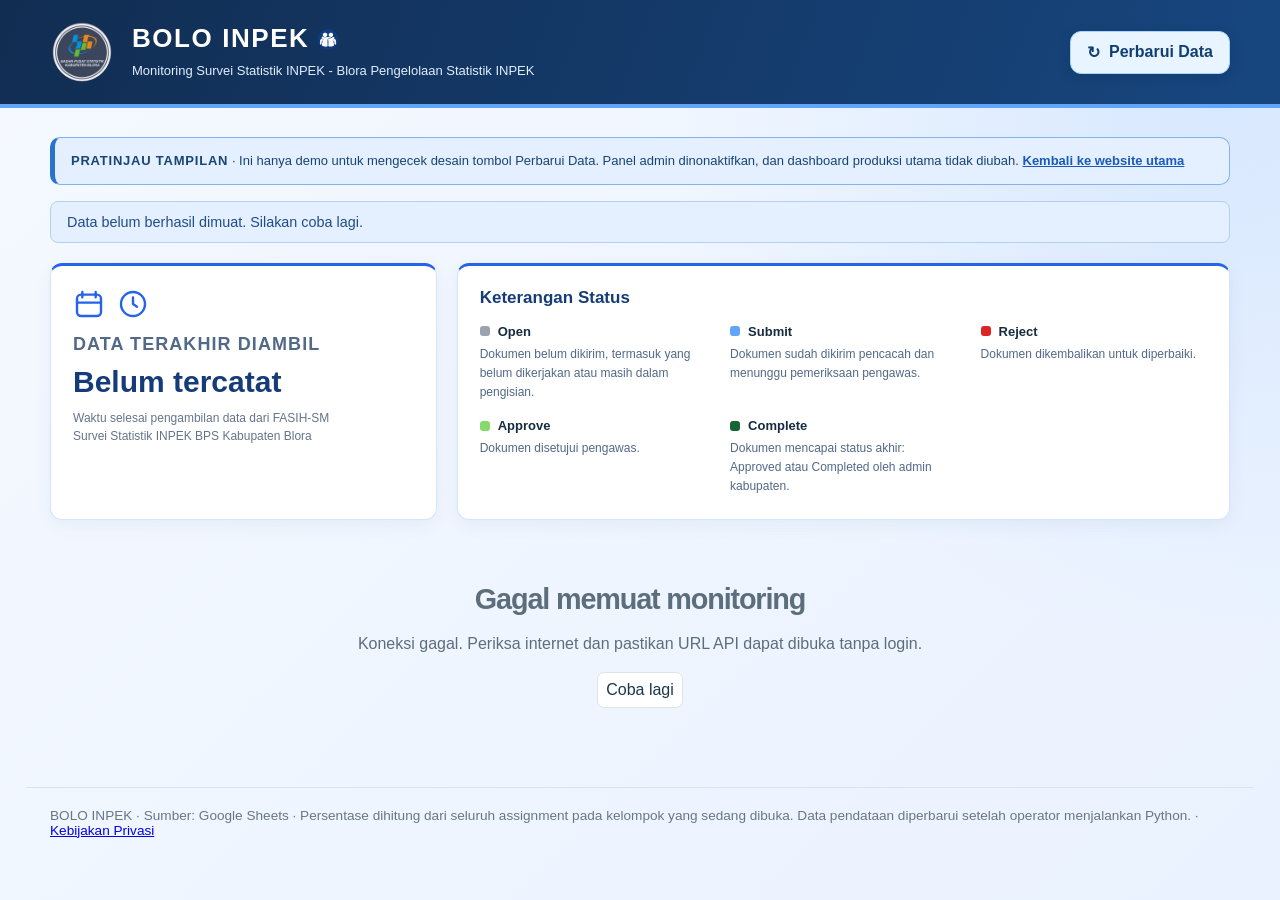
<file: pratinjau/index.html>
<!doctype html>
<html lang="id">
<head>
  <meta charset="utf-8">
  <meta name="viewport" content="width=device-width, initial-scale=1">
  <title>Pratinjau BOLO INPEK — Tombol Perbarui Data</title>
  <meta name="robots" content="noindex,nofollow">
  <link rel="icon" type="image/jpeg" href="../favicon.png?v=1">
  <meta name="description" content="Monitoring Survei INPEK BPS Blora by BOLO INPEK.">
  <style>
    :root{font-family:Segoe UI,Arial,sans-serif;color:#172c40;background:#eff5ff;font-size:16px;--navy:#153c78;--accent:#185abd}
    *{box-sizing:border-box}body{margin:0}button{font:inherit;cursor:pointer}button:focus-visible{outline:3px solid #e68a00;outline-offset:4px}header{background:var(--navy);color:white;padding:27px max(24px,calc((100vw - 1180px)/2))}
    .brand{font-weight:800;letter-spacing:.12em;font-size:1.35rem}.brand span{color:#93c5fd}header p{margin:8px 0 0;color:#dbeafe;font-size:.9rem}
    main{max-width:1228px;margin:auto;padding:24px}.notice{padding:12px 16px;border:1px solid #b5cff4;background:#e4efff;border-radius:8px;font-size:.9rem;color:#204d88}
    nav{display:flex;align-items:center;flex-wrap:wrap;gap:8px;min-height:66px;font-size:.9rem}nav button{color:var(--accent);background:none;border:0;padding:8px 0;text-decoration:underline}nav span{color:#5d6b78}
    .title{display:flex;align-items:start;justify-content:space-between;gap:20px;margin:12px 0 24px}h1{font-size:1.8rem;letter-spacing:-.04em;margin:0 0 8px}h2{font-size:1.2rem;margin:0}p{line-height:1.5}.sub{color:#5c6d7c;margin:0}.total{text-align:right;white-space:nowrap}.total strong{display:block;font-size:2rem;line-height:1.1}.total small{color:#5c6d7c;font-size:.85rem}
    .grid{display:grid;grid-template-columns:repeat(3,minmax(0,1fr));gap:20px}.card{background:white;border:1px solid #dce4eb;border-radius:14px;padding:24px;box-shadow:0 3px 12px #112e4505}.cardhead{display:flex;justify-content:space-between;align-items:center}.cardhead small{color:#5c6d7c}.chartlink{display:block;width:100%;border:0;background:none;color:inherit;padding:20px 0 10px}.chartlink:hover .donut{transform:scale(1.025)}.donut{width:188px;height:188px;border-radius:50%;margin:auto;display:grid;place-items:center;transition:transform .15s}.hole{width:126px;height:126px;background:white;border-radius:50%;display:flex;flex-direction:column;align-items:center;justify-content:center}.hole strong{font-size:1.8rem}.hole small{font-size:.85rem;color:#5c6d7c}.chartlink>span{display:block;margin-top:18px;color:var(--accent);font-weight:600;font-size:.9rem}.legend{display:grid;gap:9px;margin-top:15px;font-size:.9rem}.legend>div{display:flex;align-items:center;gap:8px}.dot{display:inline-block;width:10px;height:10px;border-radius:50%;flex-shrink:0}.legend b{margin-left:auto}.legend small{width:28px;text-align:right;color:#687687;font-size:.85rem}
    .tablebox{background:white;border:1px solid #dce4eb;border-radius:12px;overflow:auto}table{border-collapse:collapse;width:100%;min-width:780px;text-align:left}th,td{padding:16px;border-bottom:1px solid #e8edf1}th{font-size:.85rem;background:#f8fafb;color:#516473}td{font-size:.95rem}tbody tr:last-child td{border-bottom:0}tbody tr:hover{background:#f8fbfc}.person{color:var(--accent);border:0;background:none;font-weight:600;text-align:left;padding:5px 0}.metric{font-variant-numeric:tabular-nums}.metric strong{display:block;font-size:.95rem}.metric small{color:#687687}.statusbtn{border:1px solid #dce4eb;border-radius:7px;background:white;padding:8px;min-width:76px;color:#18384c}.statusbtn:hover{border-color:var(--accent);background:#effafa}.statusbtn:disabled{opacity:.5;cursor:default}.statuslabel{display:inline-flex;align-items:center;gap:7px;white-space:nowrap}.empty{padding:35px;text-align:center;color:#5c6d7c}.hint{font-size:.9rem;color:#5c6d7c;margin:16px 0 0}footer{max-width:1228px;margin:20px auto;padding:20px 24px;color:#687687;border-top:1px solid #dce4eb;font-size:.85rem}
    .statusbtn:hover{background:#eaf2ff}th{background:#edf4ff}tbody tr:hover{background:#f2f7ff}.card,.tablebox{border-color:#cfddf2}button:focus-visible{outline-color:#2563eb}
    @media(max-width:900px){.grid{grid-template-columns:1fr}.card{max-width:600px;width:100%;margin:auto}.title{gap:12px}h1{font-size:1.5rem}main{padding:16px}.total strong{font-size:1.6rem}}
    @media(prefers-reduced-motion:reduce){.donut{transition:none}}
    /* BACKGROUND: latar biru lembut untuk dashboard */
    body {
      min-height: 100vh;
      background:
        radial-gradient(
        circle at 95% 10%,
       rgba(96, 165, 250, 0.16),
        transparent 38%
        ),
      linear-gradient(135deg, #f5f9ff, #eaf2ff);
    }

    /* HEADER: logo di kiri, judul dan keterangan di kanan */
    .site-header {
      padding: 20px 24px;
      color: #ffffff;
      background: linear-gradient(110deg, #112d52, #17467f);
      border-bottom: 4px solid #60a5fa;
    }

    .header-inner {
      width: 100%;
      max-width: 1180px;
      margin: 0 auto;
      display: flex;
      align-items: center;
      gap: 18px;
    }

    .header-logo {
      display: block;
      width: 110px;
      height: 66px;
      object-fit: contain;
      background: #ffffff;
      border-radius: 8px;
      padding: 6px;
      flex-shrink: 0;
    }

    .header-copy {
      min-width: 0;
    }

    .site-header .brand {
      font-size: 26px;
      font-weight: 800;
      letter-spacing: 0.06em;
      line-height: 1.2;
    }

    .site-header .brand span {
      color: #93c5fd;
    }

    .site-header .header-copy p {
      margin: 7px 0 0;
      color: #e0edff;
      font-size: 13px;
      line-height: 1.5;
    }

    /* WAKTU DATA: menampilkan waktu selesai pengambilan FASIH */
    .update-card {
      max-width: 410px;
      margin: 20px 0;
      padding: 20px 24px;
      background: #ffffff;
      border: 1px solid #d5e4fa;
      border-top: 4px solid #2563eb;
      border-radius: 12px;
      box-shadow: 0 5px 18px rgba(21, 60, 120, 0.06);
    }

    .update-label {
      margin-bottom: 10px;
      color: #526987;
      font-size: 18px;
      font-weight: 700;
      letter-spacing: 0.06em;
    }

    .update-date {
      color: #153c78;
      font-size: 30px;
      font-weight: 800;
    }

    .update-time {
      margin-top: 5px;
      color: #185abd;
      font-size: 25px;
      font-weight: 700;
      line-height: 1.3;
    }

    .update-note {
      margin: 10px 0 0;
      color: #64748b;
      font-size: 12px;
      line-height: 1.5;
    }

    /* Ikon kalender dan jam di atas keterangan waktu. */
    .update-icons {
      display: flex;
      align-items: center;
      gap: 12px;
      margin-bottom: 14px;
      color: #2563eb;
    }

    .update-icons svg {
      width: 32px;
      height: 32px;
      fill: none;
      stroke: currentColor;
      stroke-width: 1.8;
      stroke-linecap: round;
      stroke-linejoin: round;
    }

    /* RESPONSIF: menyesuaikan header pada layar ponsel */
    @media (max-width: 600px) {
    .site-header {
      padding: 18px 16px;
    }

    .header-inner {
      gap: 12px;
    }

    .header-logo {
      width: 80px;
      height: 56px;
    }

    .site-header .brand {
      font-size: 22px;
    }

    .site-header .header-copy p {
      font-size: 11px;
    }

    .update-card {
      max-width: none;
    }
   }

    #breadcrumbs[hidden] {
        display: none;
      }

    /* SUSUNAN INFORMASI: waktu di kiri, keterangan status di kanan */
    .monitoring-info {
      display: grid;
      grid-template-columns: minmax(0, 1fr) minmax(0, 2fr);
      width: 100%;
      gap: 20px;
      align-items: stretch;
      margin: 20px 0 28px;
    }

    .monitoring-info-card {
      min-width: 0;
      max-width: none;
      margin: 0;
      padding: 22px;
      background: #ffffff;
      border: 1px solid #d5e4fa;
      border-top: 3px solid #2563eb;
      border-radius: 12px;
      box-shadow: 0 5px 18px rgba(21, 60, 120, 0.06);
    }

    /* KETERANGAN STATUS */
    .monitoring-info-title {
      margin: 0 0 16px;
      color: #153c78;
      font-size: 17px;
      font-weight: 700;
    }

    .monitoring-status-list {
      display: grid;
      grid-template-columns: repeat(3, minmax(0, 1fr));
      gap: 16px 24px;
      margin: 0;
    }

    .monitoring-status-list dt {
      display: flex;
      align-items: center;
      gap: 8px;
      color: #172c40;
      font-size: 13px;
      font-weight: 700;
    }

    .monitoring-status-list dd {
      margin: 6px 0 0;
      color: #526987;
      font-size: 12px;
      line-height: 1.6;
    }

    .monitoring-status-list dt span {
      width: 10px;
      height: 10px;
      border-radius: 3px;
      flex-shrink: 0;
    }

    .status-open     { background: #9ca3af; }
    .status-submit   { background: #60a5fa; }
    .status-reject   { background: #dc2626; }
    .status-approve  { background: #86d96b; }
    .status-complete { background: #166534; }

    /* Sembunyikan navigasi beserta ruangnya pada halaman utama */
    #breadcrumbs[hidden] {
      display: none !important;
    }

    /* SUSUNAN PADA LAYAR KECIL */
    @media (max-width: 1000px) {
      .monitoring-status-list {
        grid-template-columns: repeat(2, minmax(0, 1fr));
      }
    }

  @media (max-width: 760px) {
    .monitoring-info {
      grid-template-columns: 1fr;
    }
  }

  @media (max-width: 420px) {
    .monitoring-status-list {
      grid-template-columns: 1fr;
    }
  }
  
  /* Logo berbentuk lingkaran tanpa kotak putih dan padding */
  .site-header .header-logo {
    width: 64px;
    height: 64px;
    padding: 0;
    background: transparent;
    border: none;
    border-radius: 50%;
    clip-path: circle(46% at 50% 50%);
    object-fit: cover;
  }

  /* Seluruh judul BOLO INPEK berwarna putih */
  .site-header .brand,
  .site-header .brand span {
    color: #ffffff;
  }

  /* Ukuran logo pada ponsel */
  @media (max-width: 600px) {
    .site-header .header-logo {
      width: 52px;
      height: 52px;
    }

  /* Kotak waktu mengikuti tinggi isinya. */
  .monitoring-info > .monitoring-info-card:first-child {
    align-self: start;
    padding: 20px;
    }

  /* Nama periode dan tanggal pelaksanaan pada kartu survei. */
  .survey-period {
    display: block;
    margin-top: 6px;
    padding: 0;
    background: transparent;
    border: none;
    font-size: 11px;
    font-style: italic;
    font-weight: 400;
    line-height: 1.5;
    color: #64748b;
  }

  .survey-period strong {
    color: #153c78;
    font-weight: 700;

  /* Judul dan ikon kecil tampil berdampingan. */
  .brand-row {
    display: flex;
    align-items: center;
    gap: 10px;
    }

  .brand-icon {
    display: block;
    width: 30px;
    height: 30px;
    object-fit: contain;
    flex-shrink: 0;
    }
  }
  }

    /* Tombol ekspor pada masing-masing kartu survei */
    .cardhead {flex-wrap:wrap;gap:10px}
    .export-actions {display:flex;gap:6px;flex-wrap:wrap}
    .export-button {display:inline-flex;align-items:center;gap:5px;padding:7px 9px;border:1px solid #cbdcf5;border-radius:7px;background:#f5f9ff;color:#153c78;font-size:12px;font-weight:600}
    .export-button svg {width:14px;height:14px}
    .export-button:hover {background:#e4efff}
    .export-button:disabled {opacity:.55;cursor:wait}
    .export-feedback {margin:8px 0 0;font-size:12px;color:#526987;line-height:1.5}
    .export-feedback:empty {display:none}
    
  
.tombol-tindak-lanjut{display:block;width:100%;margin-top:18px;padding:11px 14px;border:1px solid #173858;border-radius:8px;background:#173858;color:white;text-align:center;text-decoration:none;font-size:13px;font-weight:600;cursor:pointer}
.tombol-tindak-lanjut:hover{background:#102a43;color:white}
#tlPopup{width:75vw;max-width:75vw;height:75vh;height:75dvh;max-height:75dvh;padding:0;border:0;border-radius:14px;background:#f3f7fc;color:#173858;overflow:hidden;box-shadow:0 20px 70px #0005}
#tlPopup::backdrop{background:rgba(8,26,44,.38)}
#tlPopup .tl-bar{height:48px;display:flex;align-items:center;justify-content:space-between;padding:0 14px;background:white;border-bottom:1px solid #d6e1ed}
#tlPopup .tl-bar button{border:0;background:transparent;font-size:24px;color:#173858;cursor:pointer;padding:2px 10px}
#tlPopup iframe{display:block;width:100%;height:calc(100% - 48px);border:0;background:#f3f7fc}
#tlPopup button:focus-visible{outline:3px solid #2563eb}

</style>

<style>
  /* Tanggal periode pada kartu survei */
  .card .survey-period {
    font-size: 10px !important;
    font-style: italic !important;
    font-weight: 400;
    color: #64748b;
    line-height: 1.5;
    margin-top: 5px;
    padding: 0;
    background: transparent;
  }

  .tombol-tindak-lanjut {
  position: relative;
}

.notifikasi-tindak-lanjut {
  position: absolute;
  top: -10px;
  right: -7px;

  display: inline-flex;
  align-items: center;
  justify-content: center;

  min-width: 28px;
  height: 28px;
  padding: 0 7px;

  background: #ffffff;
  color: #b42332;
  border: 2px solid #b42332;
  border-radius: 999px;

  font-size: 14px;
  font-weight: 800;
  line-height: 1;
  box-shadow: 0 2px 5px #0002;
}
</style>

  
<style>
/* Updater download and read-first dialog - separated from survey progress data */
#bolo-updater-trigger{margin-left:auto;flex:0 0 auto;display:inline-flex;align-items:center;gap:9px;
  border:1px solid #a4d4ff;background:#e8f4ff;color:#123f72;padding:11px 16px;border-radius:11px;
  box-shadow:0 3px 11px #082f5240;font-weight:750;transition:transform .2s,background .2s}
#bolo-updater-trigger:hover{background:#fff;transform:translateY(-1px)}
#bolo-admin-launch{margin-left:0}
#bolo-updater-dialog{width:min(92vw,580px);max-width:580px;max-height:90dvh;padding:0;
  border:1px solid #cadcf1;border-radius:20px;background:#fff;color:#1d3652;overflow:auto;
  box-shadow:0 22px 80px #09243f60}
#bolo-updater-dialog::backdrop{background:#061d39a8;backdrop-filter:blur(3px)}
.bolo-updater-head{background:linear-gradient(115deg,#12375f,#205d9c);color:white;
  display:flex;align-items:flex-start;justify-content:space-between;padding:22px 24px;gap:12px}
.bolo-updater-head h2{font-size:22px;margin:0 0 5px}
.bolo-updater-head p{font-size:13px;color:#dcecff;margin:0}
#bolo-updater-close{background:#ffffff19;border:1px solid #ffffff50;color:#fff;font-size:22px;
  border-radius:10px;min-width:37px;min-height:37px}
.bolo-updater-body{padding:23px 26px}
.bolo-updater-body ol{margin:14px 0;padding-left:24px}
.bolo-updater-body li{padding:0 0 12px;line-height:1.55}
.bolo-updater-body strong{color:#124479}
.bolo-updater-info{font-size:13px;color:#4f6883;padding:12px 14px;border-radius:10px;
  background:#eff6ff;border:1px solid #d5e5f7;line-height:1.55;margin-bottom:15px}
.bolo-updater-download{display:flex;align-items:center;justify-content:center;text-align:center;gap:9px;
  text-decoration:none;border-radius:11px;background:#195aa0;color:white!important;font-weight:750;
  padding:13px 18px;transition:background .2s,transform .2s}
.bolo-updater-download:hover{background:#113f76;transform:translateY(-1px)}
.bolo-updater-note{color:#5e7184;font-size:12px;margin:12px 0 0}
@media(max-width:800px){#bolo-updater-trigger{margin-left:0}#bolo-admin-launch{margin-left:0}.header-inner{flex-wrap:wrap}}
@media(prefers-reduced-motion:reduce){#bolo-updater-trigger,.bolo-updater-download{transition:none}}
</style>

<style>
.bolo-preview-banner{background:#e4efff;border:1px solid #80b3ef;border-left:5px solid #2674cb;
  padding:13px 16px;margin:5px 0 16px;border-radius:10px;color:#174574;font-size:13px;line-height:1.5}
.bolo-preview-banner strong{letter-spacing:.06em}.bolo-preview-banner a{font-weight:700;color:#185abd}
.tombol-tindak-lanjut{pointer-events:none;opacity:.5}
#tlPopup{display:none}
</style>
</head>
<body>
  <!-- HEADER: identitas BOLO INPEK dan BPS Kabupaten Blora -->
<header class="site-header">
  <div class="header-inner">
    <img
      class="header-logo"
      src="../logo-bps-blora.jpg"
      alt="BPS Kabupaten Blora"
    >

    <div class="header-copy">
      <div class="brand-row"
          style="display:flex; align-items:center; gap:8px;">

        <div class="brand">BOLO <span>INPEK</span></div>

        <img
          src="../favicon.png"
          alt=""
          width="22"
          height="22"
          style="width:22px !important; height:22px !important;
                 object-fit:contain; flex:0 0 22px; display:block;"
        >
      </div>
      <p>
        Monitoring Survei Statistik INPEK - Blora Pengelolaan Statistik INPEK
      </p>
    </div>
    <button type="button" id="bolo-updater-trigger" aria-haspopup="dialog"
      aria-controls="bolo-updater-dialog" aria-label="Buka panduan dan unduh paket pembaruan data">
      <span aria-hidden="true">↻</span> Perbarui Data
    </button>
  </div>
</header>
  <main>
    <div class="bolo-preview-banner" role="note"><strong>PRATINJAU TAMPILAN</strong> · Ini hanya demo untuk mengecek desain tombol Perbarui Data. Panel admin dinonaktifkan, dan dashboard produksi utama tidak diubah. <a href="../">Kembali ke website utama</a></div>
    <div class="notice" id="connection" role="status" aria-live="polite">Memuat data monitoring dari spreadsheet…</div>
    <!-- Dua kotak sejajar: waktu dan keterangan status -->
    <div class="monitoring-info">

      <section class="monitoring-info-card">
        <!-- Ikon kalender dan waktu -->
        <div class="update-icons" aria-hidden="true">
          <svg viewBox="0 0 24 24">
            <rect x="3" y="5" width="18" height="16" rx="3"></rect>
            <path d="M7 3v4M17 3v4M3 11h18"></path>
          </svg>

          <svg viewBox="0 0 24 24">
            <circle cx="12" cy="12" r="9"></circle>
            <path d="M12 7v5l3 2"></path>
          </svg>
        </div>

        <div class="update-label">DATA TERAKHIR DIAMBIL</div>
        <div class="update-date" id="last-fetch-date">Belum tercatat</div>
        <div class="update-time" id="last-fetch-time"></div>

        <p class="update-note">
          Waktu selesai pengambilan data dari FASIH-SM
          <br>Survei Statistik INPEK BPS Kabupaten Blora 
        </p>
      </section>

      <section class="monitoring-info-card">
        <h2 class="monitoring-info-title">Keterangan Status</h2>

        <dl class="monitoring-status-list">
          <div>
            <dt><span style="background:#9ca3af"></span>Open</dt>
            <dd>Dokumen belum dikirim, termasuk yang belum dikerjakan atau masih dalam pengisian.</dd>
          </div>

          <div>
            <dt><span style="background:#60a5fa"></span>Submit</dt>
            <dd>Dokumen sudah dikirim pencacah dan menunggu pemeriksaan pengawas.</dd>
          </div>

          <div>
            <dt><span style="background:#dc2626"></span>Reject</dt>
            <dd>Dokumen dikembalikan untuk diperbaiki.</dd>
          </div>

          <div>
            <dt><span style="background:#86d96b"></span>Approve</dt>
            <dd>Dokumen disetujui pengawas.</dd>
          </div>

          <div>
            <dt><span style="background:#166534"></span>Complete</dt>
            <dd>Dokumen mencapai status akhir: Approved atau Completed oleh admin kabupaten.</dd>
          </div>
        </dl>
      </section>

    </div>
    
    <nav id="breadcrumbs" aria-label="Navigasi dashboard" hidden></nav>
    <section id="view" aria-label="Monitoring survei"></section>
  </main>
  <footer>BOLO INPEK · Sumber: Google Sheets · Persentase dihitung dari seluruh assignment pada kelompok yang sedang dibuka. Data pendataan diperbarui setelah operator menjalankan Python. · <a href="../kebijakan-privasi.html">Kebijakan Privasi</a></footer>

  <!-- Paket publik hanya berisi aplikasi portable + panduan + contoh tanpa akun SSO -->
  <dialog id="bolo-updater-dialog" aria-labelledby="bolo-updater-title">
    <div class="bolo-updater-head">
      <div>
        <h2 id="bolo-updater-title">Perbarui Data BOLO INPEK</h2>
        <p>Unduh satu paket Updater Windows beserta panduan penggunaan.</p>
      </div>
      <button type="button" id="bolo-updater-close" aria-label="Tutup panduan pembaruan">×</button>
    </div>
    <div class="bolo-updater-body">
      <div class="bolo-updater-info">
        <strong>Operator berwenang:</strong> jalankan Updater di komputer Windows,
        bukan langsung di browser. Paket website tidak berisi password SSO,
        file rahasia, atau script internal FASIH.
      </div>
      <ol>
        <li><strong>Unduh &amp; ekstrak ZIP.</strong> Baca <code>PANDUAN_UPDATER.html</code>
          dan jalankan <code>BOLO-INPEK-Updater.exe</code>.</li>
        <li><strong>Uji Login Google.</strong> Pilih OAuth Desktop JSON resmi dan
          pastikan Firebase serta dua Google Sheets bisa dibaca.</li>
        <li><strong>Untuk pembaruan FASIH:</strong> siapkan script dan akun internal
          melalui pengelola, kemudian sambungkan VPN FortiClient sebelum login SSO.</li>
      </ol>
      <a class="bolo-updater-download"
         href="https://github.com/bpsblora/bolo-inpek/releases/download/updater-v2-preview/BOLO-INPEK-Updater-Windows.zip"
         rel="noopener noreferrer" target="_blank">
        <span aria-hidden="true">↓</span> Unduh Paket Updater Windows (.zip)
      </a>
      <p class="bolo-updater-note">
        Status: paket uji coba. Sinkronisasi produksi belum diaktifkan; jangan
        menjalankan scraping sampai pengujian dan izin operasional selesai.
      </p>
    </div>
  </dialog>
  <script>
  (() => {
    const dialog = document.getElementById('bolo-updater-dialog');
    const trigger = document.getElementById('bolo-updater-trigger');
    const close = document.getElementById('bolo-updater-close');
    trigger.addEventListener('click', () => dialog.showModal());
    close.addEventListener('click', () => dialog.close());
    dialog.addEventListener('click', event => {
      if (event.target === dialog) dialog.close();
    });
  })();
  </script>

  <noscript>Aktifkan JavaScript untuk menggunakan dashboard ini.</noscript>
  <script>
    // ========================================================
    // STATUS DASHBOARD: setiap assignment dihitung satu kali.
    // ========================================================
    const STATUS = [
      {code:'OPEN', label:'Open', color:'#9ca3af'},
      {code:'SUBMIT', label:'Submit', color:'#60a5fa'},
      {code:'REJECT', label:'Reject', color:'#dc2626'},
      {code:'APPROVE', label:'Approve', color:'#86d96b'},
      {code:'COMPLETE', label:'Complete', color:'#166534'}
    ];

    const TINDAK_LANJUT_URL = "https://script.google.com/macros/s/AKfycbzdnMjJHjxmQXhnpZdMCPi1zyKvChmVJH6U15p_RMLR649wHFSmL2FrgcUzs0MxV4JX/exec";
    let PERIODE_DITUTUP = new Set();
    let JUMLAH_PENGINGAT = new Map();
    function tombolTindakLanjut(survey) {
  const p = PERIODE_SURVEI.find(
    p => p && p.survei === survey
  );

  if (!p?.survey_period_id) return '';

  const jumlah =
    JUMLAH_PENGINGAT.get(String(p.survey_period_id)) || 0;

  const notifikasi = jumlah > 0
    ? '<span class="notifikasi-tindak-lanjut" aria-hidden="true">' +
        jumlah +
      '</span>'
    : '';

  const label = 'Tindak Lanjut ' + survey +
    (jumlah > 0
      ? ', ' + jumlah + ' catatan perlu ditindaklanjuti'
      : '');

  return (
    '<button type="button" class="tombol-tindak-lanjut"' +
      ' data-tindak-survei="' + esc(survey) + '"' +
      ' aria-label="' + esc(label) + '">' +
      'Tindak Lanjut ↗' +
      notifikasi +
    '</button>'
  );
}
    function surveiMasihAktif(survey) {
      const setting = adminRegistry?.find(s => s && s.name === survey);
      if (setting?.active === false) return false;
      const p=PERIODE_SURVEI.find(p=>p&&p.survei===survey);
      return !p?.survey_period_id || !PERIODE_DITUTUP.has(p.survey_period_id);
    }
    async function ambilStatusPenutupan(signal) {
  const u = new URL(TINDAK_LANJUT_URL);
  u.searchParams.set('action', 'closed');
  u.searchParams.set('t', Date.now());

  const response = await fetch(u.href, {
    credentials: 'omit',
    redirect: 'follow',
    signal
  });

  if (!response.ok) {
    throw Error('Status penutupan survei belum dapat dibaca.');
  }

  const result = await response.json();

  if (
    result.success !== true ||
    !Array.isArray(result.closed) ||
    !Array.isArray(result.pengingat)
  ) {
    throw Error(
      'Data penutupan atau pengingat belum tersedia. ' +
      'Pastikan deployment Apps Script sudah diperbarui.'
    );
  }

  PERIODE_DITUTUP = new Set(
    result.closed.map(s => s.survey_period_id)
  );

  JUMLAH_PENGINGAT = new Map();

  for (const r of result.pengingat) {
    const jumlah = Number(r.jumlah);

    if (
      r.survey_period_id &&
      Number.isSafeInteger(jumlah) &&
      jumlah >= 0
    ) {
      JUMLAH_PENGINGAT.set(
        String(r.survey_period_id),
        jumlah
      );
    }
  }
}

    let SURVEYS = ['MINERBA','MIGAS','STPIM','SKTH','SIBSTR II','CAPTIVE POWER'];
    let adminRegistry = null;
    const UNASSIGNED = 'Belum dialokasikan';
    const state = {survey:null,pml:null,ppl:null,status:null};
    const format = new Intl.NumberFormat('id-ID',{maximumFractionDigits:1});
    const percent = (n,total) => format.format(total ? n/total*100 : 0)+'%';
    const esc = value => String(value).replace(/[&<>"']/g,c=>({'&':'&amp;','<':'&lt;','>':'&gt;','"':'&quot;',"'":'&#39;'}[c]));

    // ========================================================
    // KONEKSI APPS SCRIPT: baca data terbaru setiap halaman dibuka.
    // Tidak menggunakan kredensial Google atau data demo cadangan.
    // ========================================================
    const API_URL = 'https://script.google.com/macros/s/AKfycbzW6DV2EcCoaFwHsXcyfBWMqDJ7aqPgNsUrnepn-UsD6EI7Xf9k1ecirrBZt8Gx9Nzu1A/exec';
    let DATA = [];
    let RAW_DATA = [];
    let PERIODE_SURVEI = [];
    let lastFetched = null;
    let loading = false;
    let monitoringReady = false;

    // Sumber survei yang tampil mengikuti API monitoring + konfigurasi admin.
    // Daftar hard-coded di atas hanya cadangan sampai API pertama berhasil dimuat.
    function hitungDaftarSurvei() {
      const observed = [
        ...RAW_DATA.map(r => r.survei),
        ...PERIODE_SURVEI.map(p => p?.survei),
        ...(adminRegistry || []).map(p => p?.name)
      ].filter(Boolean);
      const unique = [...new Set(observed)];
      if (unique.length) {
        SURVEYS = unique.filter(name =>
          adminRegistry?.find(p => p.name === name)?.active !== false
        );
      }
    }
    function periodeEfektif(survey) {
      const fromApi = PERIODE_SURVEI.find(p => p && p.survei === survey);
      const fromAdmin = adminRegistry?.find(p => p && p.name === survey);
      if (!fromApi && !fromAdmin) return null;
      return {
        ...(fromApi || {}),
        tanggal_mulai: fromAdmin?.startDate || fromApi?.tanggal_mulai || '',
        tanggal_selesai: fromAdmin?.endDate || fromApi?.tanggal_selesai || ''
      };
    }
    function kirimDataKeAdmin() {
      const byName = new Map();
      for (const r of RAW_DATA) {
        for (const role of ['ppl','pml']) {
          const person = (r[role] || '').trim();
          if (!person || person === UNASSIGNED) continue;
          const key = person.toLocaleUpperCase('id-ID');
          const existing = byName.get(key);
          if (existing && existing.role !== role.toUpperCase()) existing.role = 'PPL/PML';
          else if (!existing) byName.set(key, {name:person, role:role.toUpperCase()});
        }
      }
      const surveys = [...new Set([...RAW_DATA.map(r => r.survei), ...PERIODE_SURVEI.map(p => p?.survei)].filter(Boolean))].map(name => {
        const p = PERIODE_SURVEI.find(x => x && x.survei === name);
        return {name, startDate: p?.tanggal_mulai || '', endDate: p?.tanggal_selesai || ''};
      });
      window.BOLO_MONITORING_CONTEXT = {surveys, employees:[...byName.values()]};
      window.dispatchEvent(new CustomEvent('bolo:monitoring-loaded', {
        detail: window.BOLO_MONITORING_CONTEXT
      }));
    }
    window.addEventListener('bolo:survey-registry', event => {
      adminRegistry = Array.isArray(event.detail?.surveys) ? event.detail.surveys : null;
      hitungDaftarSurvei();
      if (monitoringReady && !loading) {
        DATA = RAW_DATA.filter(r => surveiMasihAktif(r.survei));
        render(false);
      }
    });

    function validatePayload(payload){
      if(!payload || payload.success!==true || !Array.isArray(payload.data)){
        throw new Error('API belum mengembalikan data monitoring yang valid.');
      }
      if(!Number.isInteger(payload.total_assignment) || payload.total_assignment!==payload.data.length){
        throw new Error('Jumlah assignment pada respons API tidak sesuai.');
      }
      return payload.data.map((row,index)=>{
        if(!row || typeof row!=='object')throw new Error('Format baris data tidak valid.');
        const clean={};
        for(const key of ['survei','nama_assignment','status','ppl','pml']){
          if(typeof row[key]!=='string')throw new Error('Kolom '+key+' tidak valid pada baris '+(index+2)+'.');
          clean[key]=row[key].trim();
        }
        if(!clean.survei || !clean.nama_assignment || !STATUS.some(s=>s.code===clean.status)){
          throw new Error('Nama survei, assignment, atau status tidak valid pada baris '+(index+2)+'. Periksa tab monitoring.');
        }
        return clean;
      });
    }

    // ==========================================================
    // WAKTU PENGAMBILAN
    // Menampilkan waktu dari API dalam zona waktu WIB.
    // ==========================================================
    function tampilkanWaktuPengambilan(nilai) {
      lastFetched = typeof nilai === 'string' && !Number.isNaN(Date.parse(nilai)) ? nilai : null;
      const tanggalEl = document.getElementById("last-fetch-date");
      const jamEl = document.getElementById("last-fetch-time");

      tanggalEl.textContent = "Belum tercatat";
      jamEl.textContent = "";

      if (typeof nilai !== "string" || !nilai.trim()) return;

      const waktu = new Date(nilai);

      if (Number.isNaN(waktu.getTime())) {
        tanggalEl.textContent = "Waktu tidak valid";
        return;
      }

      tanggalEl.textContent = new Intl.DateTimeFormat("id-ID", {
        timeZone: "Asia/Jakarta",
        day: "numeric",
        month: "long",
        year: "numeric"
      }).format(waktu);

      const jam = new Intl.DateTimeFormat("en-GB", {
        timeZone: "Asia/Jakarta",
        hour: "2-digit",
        minute: "2-digit",
        second: "2-digit",
        hourCycle: "h23"
      }).format(waktu);

      jamEl.textContent = jam + " WIB";
    }

    async function loadData(){
      if(loading)return;
      loading=true;
      const connection=document.getElementById('connection');
      connection.hidden = false;
      const view=document.getElementById('view');
      connection.textContent='Memuat data monitoring dari spreadsheet…';
      document.getElementById('breadcrumbs').innerHTML='';
      view.innerHTML='<div class="empty">Mohon tunggu, sedang mengambil data.</div>';
      view.setAttribute('aria-busy','true');
      const controller=new AbortController();
      const timer=setTimeout(()=>controller.abort(),45000);
      try{
        const response=await fetch(API_URL+'?t='+Date.now(),{
          method:'GET',credentials:'omit',redirect:'follow',signal:controller.signal
        });
        if(!response.ok)throw new Error('Server merespons HTTP '+response.status+'.');
        let payload;
        try{payload=await response.json()}catch{throw new Error('Respons bukan JSON. Pastikan akses web app adalah Siapa saja dan URL /exec benar.');}
        RAW_DATA=validatePayload(payload);
        DATA=RAW_DATA;
        PERIODE_SURVEI = Array.isArray(payload.periode_survei)
          ? payload.periode_survei
          : [];
        kirimDataKeAdmin();
        hitungDaftarSurvei();

        await ambilStatusPenutupan(controller.signal);
        DATA=RAW_DATA.filter(r=>surveiMasihAktif(r.survei));
        tampilkanWaktuPengambilan(payload.data_terakhir_diambil);
        Object.assign(state,{survey:null,pml:null,ppl:null,status:null});
        monitoringReady = true;
        render(false);
        // Sembunyikan banner setelah data berhasil dimuat.
        connection.hidden = true;
      }catch(error){
        DATA=[];
        RAW_DATA=[];
        monitoringReady = false;
        tampilkanWaktuPengambilan(null);
        connection.hidden = false;
        connection.textContent = "Data belum berhasil dimuat. Silakan coba lagi.";
        const message=error.name==='AbortError'?'Waktu tunggu habis. Coba lagi.':error instanceof TypeError?'Koneksi gagal. Periksa internet dan pastikan URL API dapat dibuka tanpa login.':error.message;
        view.innerHTML='<div class="empty"><h1>Gagal memuat monitoring</h1><p>'+esc(message)+'</p><button class="statusbtn" id="retry">Coba lagi</button></div>';
      }finally{
        clearTimeout(timer);loading=false;view.setAttribute('aria-busy','false');
      }
    }
    const name = (row,key) => row[key] || UNASSIGNED;
    function counts(rows){return STATUS.map(s=>rows.filter(r=>r.status===s.code).length)}
    function selected(){return DATA.filter(r=>(state.survey===null||r.survei===state.survey)&&(state.pml===null||name(r,'pml')===state.pml)&&(state.ppl===null||name(r,'ppl')===state.ppl)&&(state.status===null||r.status===state.status))}
    function go(level,value){
      if(level==='home')Object.assign(state,{survey:null,pml:null,ppl:null,status:null});
      if(level==='survey')Object.assign(state,{survey:value,pml:null,ppl:null,status:null});
      if(level==='pml')Object.assign(state,{pml:value,ppl:null,status:null});
      if(level==='ppl')Object.assign(state,{ppl:value,status:null});
      if(level==='status')state.status=value;
      render();
    }
    // JUDUL HALAMAN: total ditampilkan hanya pada rincian survei.
    function title(text, description, total) {
      const totalHtml = state.survey !== null
        ? '<div class="total"><strong>' + total +
          '</strong><small>assignment</small></div>'
        : '';

      return '<div class="title">' +
        '<div>' +
          '<h1 tabindex="-1">' + esc(text) + '</h1>' +
          '<p class="sub">' + esc(description) + '</p>' +
        '</div>' +
        totalHtml +
      '</div>';
    }

    function legend(rows){const c=counts(rows);return '<div class="legend">'+STATUS.map((s,i)=>'<div><span class="dot" style="background:'+s.color+'"></span><span>'+s.label+'</span><b>'+percent(c[i],rows.length)+'</b><small>'+c[i]+'</small></div>').join('')+'</div>'}
    
    // ==========================================================
    // FORMAT TANGGAL PERIODE
    // Memformat YYYY-MM-DD tanpa menggeser tanggal karena zona waktu.
    // ==========================================================
    function formatTanggalPeriode(nilai) {
      const teks = String(nilai || "").trim();

      if (!/^\d{4}-\d{2}-\d{2}$/.test(teks)) {
        return "Belum tercatat";
      }

      const tanggal = new Date(teks + "T00:00:00Z");

      if (
        Number.isNaN(tanggal.getTime()) ||
        tanggal.toISOString().slice(0, 10) !== teks
      ) {
        return "Tanggal tidak valid";
      }

      return new Intl.DateTimeFormat("id-ID", {
        timeZone: "UTC",
        day: "numeric",
        month: "long",
        year: "numeric"
      }).format(tanggal);
    }

    // Menampilkan rentang tanggal pelaksanaan saja.
  function periodeHtml(survey) {
    const periode = periodeEfektif(survey);

    if (!periode || (!periode.tanggal_mulai && !periode.tanggal_selesai)) return "";

    return (
      '<div class="survey-period">' +
        esc(formatTanggalPeriode(periode.tanggal_mulai)) +
        ' – ' +
        esc(formatTanggalPeriode(periode.tanggal_selesai)) +
      '</div>'
    );
  }

    // ==========================================================
    // TAMPILAN PERIODE PADA KARTU SURVEI
    // Mencocokkan nama survei dengan tab periode_survei.
    // ==========================================================

    function surveyCard(survey){
      const rows=DATA.filter(r=>r.survei===survey),c=counts(rows);let start=0;
      const stops=rows.length?c.map((n,i)=>{const end=start+n/rows.length*100;const stop=STATUS[i].color+' '+start+'% '+end+'%';start=end;return stop}).join(','):'#e5e7eb 0% 100%';
      return '<article class="card"><div class="cardhead"><h2>'+esc(survey)+'</h2>'+exportButtons(survey)+'</div>'+periodeHtml(survey)+'<p class="export-feedback" role="status" aria-live="polite"></p><button class="chartlink" data-level="survey" data-value="'+esc(survey)+'" aria-label="Lihat progres PML '+esc(survey)+'"><div class="donut" style="background:conic-gradient('+stops+')"><div class="hole"><strong>'+rows.length+'</strong><small>assignment</small></div></div><span>Lihat progres PML →</span></button>'+legend(rows)+tombolTindakLanjut(survey)+'</article>';
    }
    // EKSPOR: hanya data survei yang dipilih, sesuai data yang tampil.
    function exportButtons(survey) {
      const icon='<svg viewBox="0 0 24 24" fill="none" stroke="currentColor" stroke-width="2" aria-hidden="true"><path d="M12 3v12m-5-5 5 5 5-5M4 16v5h16v-5"/></svg>';
      return '<div class="export-actions">'+[['excel','Excel'],['image','Gambar']].map(([kind,label])=>'<button type="button" class="export-button" data-export="'+kind+'" data-survey="'+esc(survey)+'" aria-label="Unduh '+label+' '+esc(survey)+'">'+icon+label+'</button>').join('')+'</div>';
    }
    function exportTime() {
      return lastFetched ? new Date(lastFetched).toLocaleString('id-ID',{timeZone:'Asia/Jakarta'})+' WIB' : 'Belum tercatat';
    }
    function exportFilename(survey,extension) {
      return 'BOLO_INPEK_'+survey.replace(/[^a-z0-9_-]/gi,'_')+'.'+extension;
    }
    let excelLibrary;
    function loadExcelLibrary() {
      if(!excelLibrary) excelLibrary=import('https://cdn.sheetjs.com/xlsx-0.20.3/package/xlsx.mjs').catch(()=>{
        excelLibrary=null;
        throw new Error('Komponen Excel belum berhasil dimuat. Periksa koneksi internet, lalu coba lagi.');
      });
      return excelLibrary;
    }
    async function downloadExcel(survey,rows) {
      const XLSX=await loadExcelLibrary();
      const workbook=XLSX.utils.book_new();
      // Susunan sama dengan tab monitoring; nilai kosong tetap kosong.
      const details=XLSX.utils.aoa_to_sheet([['survei','nama_assignment','status','ppl','pml'],...rows.map(r=>[r.survei,r.nama_assignment,r.status,r.ppl,r.pml])]);
      details['!cols']=[{wch:16},{wch:48},{wch:16},{wch:30},{wch:30}];
      details['!autofilter']={ref:details['!ref']};
      XLSX.utils.book_append_sheet(workbook,details,'monitoring');
      XLSX.writeFile(workbook,exportFilename(survey,'xlsx'),{compression:true});
    }
    // GAMBAR PNG: gambar ulang diagram agar hasil unduhan tajam.
    async function downloadImage(survey,rows) {
      const canvas=document.createElement('canvas');canvas.width=1200;canvas.height=800;
      const ctx=canvas.getContext('2d');
      if(!ctx)throw new Error('Browser belum mendukung pembuatan gambar.');
      ctx.fillStyle='#ffffff';ctx.fillRect(0,0,1200,800);
      ctx.fillStyle='#153c78';ctx.fillRect(0,0,1200,125);
      ctx.fillStyle='#ffffff';ctx.font='bold 34px Arial';ctx.fillText('BOLO INPEK · '+survey,48,58);
      ctx.font='20px Arial';ctx.fillText('Monitoring Survei Statistik INPEK · BPS Kabupaten Blora',48,96);
      ctx.fillStyle='#153c78';ctx.font='bold 26px Arial';ctx.fillText('Progres Pendataan',48,180);
      const c=counts(rows);let start=-Math.PI/2;
      ctx.lineWidth=66;
      if(!rows.length){ctx.strokeStyle='#e5e7eb';ctx.beginPath();ctx.arc(300,420,165,0,2*Math.PI);ctx.stroke();}
      c.forEach((n,i)=>{if(!n)return;const end=start+n/rows.length*2*Math.PI;ctx.strokeStyle=STATUS[i].color;ctx.beginPath();ctx.arc(300,420,165,start,end);ctx.stroke();start=end;});
      ctx.textAlign='center';ctx.fillStyle='#172c40';ctx.font='bold 60px Arial';ctx.fillText(String(rows.length),300,424);
      ctx.font='22px Arial';ctx.fillStyle='#526987';ctx.fillText('assignment',300,465);
      STATUS.forEach((s,i)=>{const y=270+i*70;ctx.fillStyle=s.color;ctx.beginPath();ctx.arc(600,y-8,9,0,Math.PI*2);ctx.fill();ctx.textAlign='left';ctx.fillStyle='#172c40';ctx.font='24px Arial';ctx.fillText(s.label,626,y);ctx.textAlign='right';ctx.font='bold 24px Arial';ctx.fillText(percent(c[i],rows.length),990,y);ctx.font='24px Arial';ctx.fillText(String(c[i]),1135,y);});
      ctx.textAlign='left';ctx.fillStyle='#526987';ctx.font='20px Arial';ctx.fillText('Data terakhir diambil: '+exportTime(),48,700);
      ctx.font='18px Arial';ctx.fillText('Sumber: FASIH-SM melalui Google Sheets · Persentase dari seluruh assignment survei',48,744);
      const blob=await new Promise(resolve=>canvas.toBlob(resolve,'image/png'));
      if(!blob)throw new Error('Gambar belum berhasil dibuat. Silakan coba lagi.');
      const url=URL.createObjectURL(blob);const a=document.createElement('a');a.href=url;a.download=exportFilename(survey,'png');document.body.appendChild(a);a.click();a.remove();setTimeout(()=>URL.revokeObjectURL(url),60000);
    }
    async function handleExport(button) {
      const survey=button.dataset.survey,rows=DATA.filter(r=>r.survei===survey);
      const feedback=button.closest('.card').querySelector('.export-feedback');
      const buttons=button.closest('.export-actions').querySelectorAll('button');
      buttons.forEach(b=>b.disabled=true);feedback.textContent='Menyiapkan unduhan…';
      try {
        if(button.dataset.export==='excel')await downloadExcel(survey,rows);else await downloadImage(survey,rows);
        feedback.textContent='File siap. Periksa unduhan browser.';
      }catch(error){feedback.textContent=error.message||'Unduhan gagal. Silakan coba lagi.';}
      finally{buttons.forEach(b=>b.disabled=false);}
    }
    function peopleTable(rows,key){
      if(!rows.length)return '<div class="empty">Belum ada assignment pada kelompok ini.</div>';
      const people=[...new Set(rows.map(r=>name(r,key)))].sort((a,b)=>a===UNASSIGNED?1:b===UNASSIGNED?-1:a.localeCompare(b,'id'));
      const header=STATUS.map(s=>'<th><span class="statuslabel"><span class="dot" style="background:'+s.color+'"></span>'+s.label+'</span></th>').join('');
      const body=people.map(person=>{
        const group=rows.filter(r=>name(r,key)===person),c=counts(group);
        return '<tr><td><button class="person" data-level="'+key+'" data-value="'+esc(person)+'">'+esc(person)+' →</button></td><td>'+group.length+'</td>'+STATUS.map((s,i)=>{
          const metric='<span class="metric"><strong>'+percent(c[i],group.length)+'</strong><small>'+c[i]+' assignment</small></span>';
          return '<td>'+(key==='ppl'?'<button class="statusbtn" '+(c[i]?'':'disabled')+' data-level="status" data-person="'+esc(person)+'" data-value="'+s.code+'" aria-label="'+esc(person)+' '+s.label+' '+c[i]+' assignment">'+metric+'</button>':metric)+'</td>';
        }).join('')+'</tr>';
      }).join('');
      return '<div class="tablebox"><table><thead><tr><th>'+key.toUpperCase()+'</th><th>Total</th>'+header+'</tr></thead><tbody>'+body+'</tbody></table></div>';
    }
    function assignmentTable(rows){return '<div class="tablebox"><table><thead><tr><th>Nama assignment</th><th>Status</th><th>PPL</th><th>PML</th></tr></thead><tbody>'+rows.map(r=>{const s=STATUS.find(s=>s.code===r.status);return '<tr><td>'+esc(r.nama_assignment)+'</td><td><span class="statuslabel"><span class="dot" style="background:'+s.color+'"></span>'+s.label+'</span></td><td>'+esc(name(r,'ppl'))+'</td><td>'+esc(name(r,'pml'))+'</td></tr>'}).join('')+'</tbody></table></div>'}
    
    // Mengurutkan survei berdasarkan deadline paling awal.
    // Survei tanpa tanggal yang valid ditempatkan terakhir.
    function surveiUrutDeadline() {
      function deadline(survey) {
        const periode = periodeEfektif(survey);

        const teks = String(periode?.tanggal_selesai || "").trim();

        if (!/^\d{4}-\d{2}-\d{2}$/.test(teks)) {
          return Infinity;
        }

        const waktu = Date.parse(teks + "T00:00:00Z");

        if (
          !Number.isFinite(waktu) ||
          new Date(waktu).toISOString().slice(0, 10) !== teks
        ) {
          return Infinity;
        }

        return waktu;
      }

      return [...SURVEYS].sort((a, b) => {
        const tanggalA = deadline(a);
        const tanggalB = deadline(b);

        // Jika deadline sama, dahulukan survei yang mulai lebih awal.
        if (tanggalA === tanggalB) {
          function tanggalMulai(survey) {
            const periode = periodeEfektif(survey);

            const teks = String(periode?.tanggal_mulai || "").trim();

            if (!/^\d{4}-\d{2}-\d{2}$/.test(teks)) return Infinity;

            const waktu = Date.parse(teks + "T00:00:00Z");

            if (
              !Number.isFinite(waktu) ||
              new Date(waktu).toISOString().slice(0, 10) !== teks
            ) {
              return Infinity;
            }

            return waktu;
          }

          const mulaiA = tanggalMulai(a);
          const mulaiB = tanggalMulai(b);

          // Jika tanggal mulai juga sama, gunakan urutan daftar semula.
          if (mulaiA === mulaiB) {
            return SURVEYS.indexOf(a) - SURVEYS.indexOf(b);
          }

          return mulaiA < mulaiB ? -1 : 1;
        }

        return tanggalA < tanggalB ? -1 : 1;
      });
    }
    
    function render(focus=true){
      const nav=document.getElementById('breadcrumbs');
      // Navigasi ditampilkan setelah salah satu survei dibuka.
      nav.hidden = state.survey === null;
      const crumbs=[['home','Semua survei','']];
      
      if(state.survey!==null)crumbs.push(['survey',state.survey,state.survey]);
      if(state.pml!==null)crumbs.push(['pml',state.pml,state.pml]);
      if(state.ppl!==null)crumbs.push(['ppl',state.ppl,state.ppl]);
      if(state.status!==null)crumbs.push(['status',state.status,state.status]);
      nav.innerHTML=crumbs.map(([level,label,value],i)=>i===crumbs.length-1?'<span aria-current="page">'+esc(label)+'</span>':'<button data-level="'+level+'" data-value="'+esc(value)+'">'+esc(label)+'</button>').join('<span aria-hidden="true"> / </span>');
      const view=document.getElementById('view'),rows=selected();
      if (state.survey === null) {
        view.innerHTML =
          title(
            'Progres Pendataan Survei INPEK 2026',
            'Pilih survei untuk melihat progres petugas',
            DATA.length
          ) +
          '<div class="grid">' +
          surveiUrutDeadline().filter(surveiMasihAktif).map(surveyCard).join('') +
          '</div>';

        // Cetak miring keterangan pada halaman utama saja.
        view.querySelector('.title .sub').style.fontStyle = 'italic';
      }
      else if(state.status!==null){view.innerHTML=title('Assignment · '+state.status,state.survey+' · '+state.pml+' · '+state.ppl,rows.length)+(rows.length?assignmentTable(rows):'<div class="empty">Tidak ada assignment pada status ini.</div>');}
      else if(state.ppl!==null){view.innerHTML=title(state.ppl,'Pilih status untuk melihat assignment.',rows.length)+peopleTable(rows,'ppl');}
      else if(state.pml!==null){view.innerHTML=title('Progres PPL',state.survey+' · '+state.pml,rows.length)+peopleTable(rows,'ppl')+'<p class="hint">Klik persentase status pada baris PPL untuk membuka daftar assignment.</p>';}
      else{view.innerHTML=title('Progres PML · '+state.survey,'Pilih PML untuk melihat progres PPL.',rows.length)+peopleTable(rows,'pml')+'<p class="hint">Complete tetap ditampilkan agar seluruh assignment terhitung. Kelompok tanpa alokasi tetap masuk total survei.</p>';}
      if(focus)view.querySelector('h1').focus({preventScroll:true});
    }

    document.addEventListener('click',event=>{
      const exportButton=event.target.closest('button[data-export]');
      if(exportButton){if(!exportButton.disabled)handleExport(exportButton);return;}
      if(event.target.closest('#retry')){loadData();return;}
      const button=event.target.closest('button[data-level]');
      if(!button || button.disabled)return;
      if(button.dataset.level==='status' && button.dataset.person!==undefined)state.ppl=button.dataset.person;
      go(button.dataset.level,button.dataset.value);
    });
    loadData();
  </script>

<dialog id="tlPopup" aria-labelledby="tlPopupTitle"><div class="tl-bar"><strong id="tlPopupTitle">Tindak Lanjut BOLO INPEK</strong><button type="button" id="tlClose" aria-label="Tutup tindak lanjut">×</button></div><iframe id="tlFrame" title="Login dan menu tindak lanjut" allow="clipboard-write"></iframe></dialog>
<script>
(()=>{
  const modal=document.getElementById('tlPopup'), frame=document.getElementById('tlFrame');let returnFocus=null;
  document.addEventListener('click',e=>{
    const b=e.target.closest('[data-tindak-survei]');if(!b)return;
    const s=b.dataset.tindakSurvei,p=PERIODE_SURVEI.find(p=>p&&p.survei===s);if(!p)return;
    const u=new URL(TINDAK_LANJUT_URL);u.searchParams.set('survei',s);u.searchParams.set('survey_period_id',p.survey_period_id);
    returnFocus=b;frame.src=u.href;modal.showModal();document.documentElement.style.overflow='hidden';
  });
  document.getElementById('tlClose').onclick=()=>modal.close();
  modal.addEventListener('close',()=>{frame.src='about:blank';document.documentElement.style.overflow='';returnFocus?.focus();loadData();});
})();
</script>

</body>
</html>
</file>
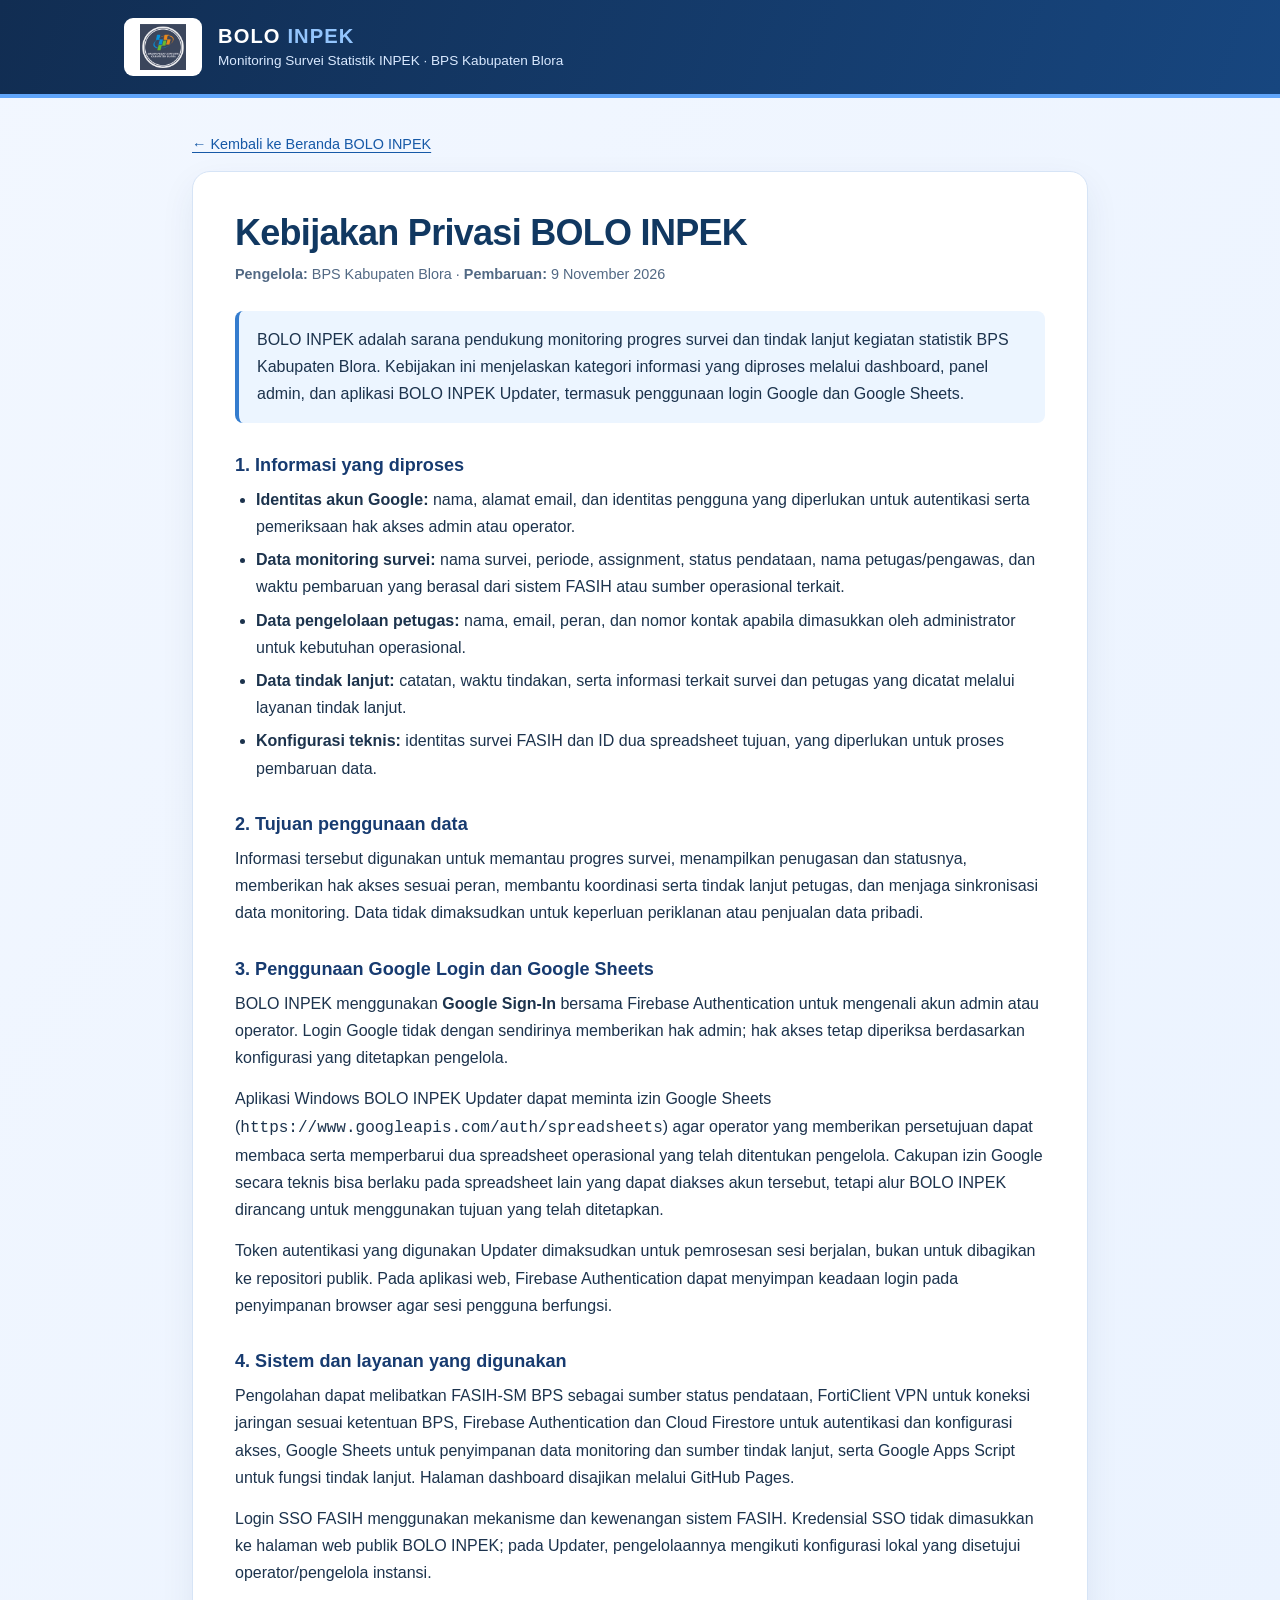
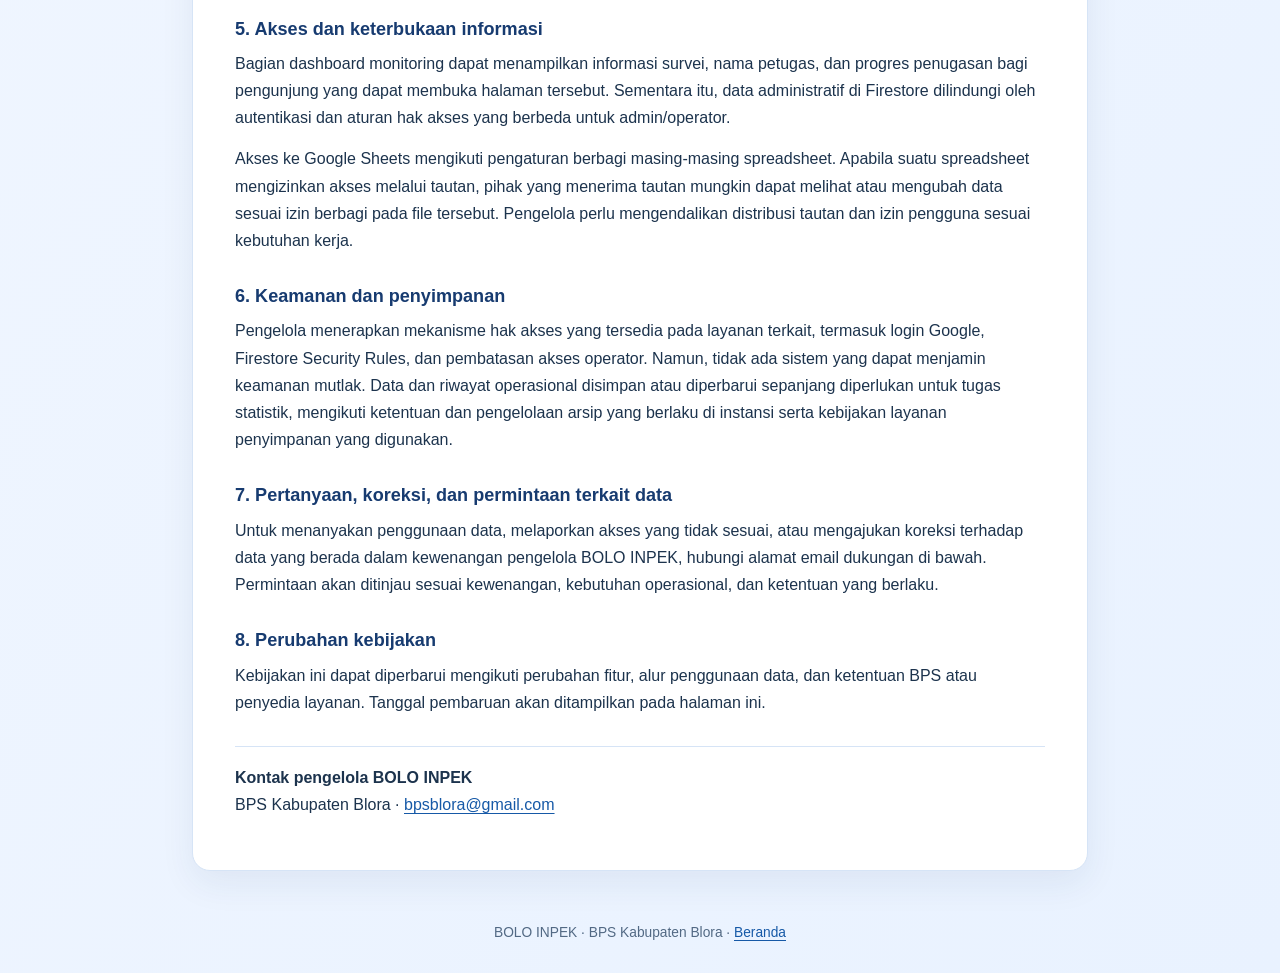
<file: kebijakan-privasi.html>
<!doctype html>
<html lang="id">
<head>
  <meta charset="utf-8">
  <meta name="viewport" content="width=device-width, initial-scale=1">
  <meta name="description" content="Kebijakan Privasi BOLO INPEK: informasi penggunaan Google Login, FASIH, Firebase dan Google Sheets untuk monitoring survei BPS Kabupaten Blora.">
  <title>Kebijakan Privasi — BOLO INPEK BPS Kabupaten Blora</title>
  <link rel="icon" type="image/png" href="./favicon.png">
  <style>
    :root {color-scheme:light;--navy:#173b70;--blue:#2163b0;--ink:#1c334d;--muted:#526984;--line:#d6e4f6;--page:#f3f7ff;--white:#fff}
    * {box-sizing:border-box}
    html {scroll-behavior:smooth}
    body {margin:0;color:var(--ink);background:linear-gradient(125deg,#f2f7ff,#e9f2ff);font:16px/1.7 "Segoe UI",Arial,sans-serif}
    a {color:#1659a7;text-underline-offset:3px}
    a:hover {color:#0b3f82}
    a:focus-visible {outline:3px solid #f0a73b;outline-offset:4px;border-radius:3px}
    header {background:linear-gradient(110deg,#112d52,#17467f);color:#fff;border-bottom:4px solid #60a5fa}
    .header-inner {max-width:1080px;margin:auto;padding:18px 24px;display:flex;align-items:center;gap:16px}
    .brand-logo {width:78px;height:58px;object-fit:contain;border-radius:9px;background:#fff;padding:6px}
    .brand-title {font-weight:800;font-size:1.26rem;letter-spacing:.055em;line-height:1.25}
    .brand-title span {color:#93c5fd}
    header p {margin:2px 0 0;color:#d9e9ff;font-size:.85rem;line-height:1.4}
    main {max-width:940px;margin:32px auto 50px;padding:0 22px}
    .crumb {display:inline-block;margin-bottom:15px;font-size:.9rem}
    article {border:1px solid var(--line);background:var(--white);border-radius:18px;padding:38px 42px;box-shadow:0 13px 35px #163a6612}
    h1 {margin:0 0 7px;font-size:clamp(1.5rem,3vw,2.25rem);line-height:1.25;letter-spacing:-.02em;color:#113861}
    h2 {font-size:1.13rem;line-height:1.4;color:var(--navy);margin:30px 0 8px}
    p {margin:0 0 14px}
    ul {margin:8px 0 16px;padding-left:21px}
    li {margin:6px 0}
    .meta {font-size:.9rem;color:var(--muted);margin-bottom:24px}
    .intro {padding:15px 18px;background:#ecf5ff;border-left:4px solid #347cce;border-radius:8px}
    .contact {border-top:1px solid var(--line);padding-top:17px;margin-top:30px}
    footer {max-width:940px;margin:0 auto 30px;padding:0 24px;color:var(--muted);font-size:.86rem;text-align:center}
    @media (max-width:600px) {main{margin-top:20px;padding:0 12px}article{padding:24px 21px}.header-inner{padding:15px}.brand-logo{width:62px;height:48px}}
    @media (prefers-reduced-motion:reduce) {html{scroll-behavior:auto}}
  </style>
</head>
<body>
  <header>
    <div class="header-inner">
      <img class="brand-logo" src="./logo-bps-blora.jpg" alt="Logo BPS Kabupaten Blora">
      <div>
        <div class="brand-title">BOLO <span>INPEK</span></div>
        <p>Monitoring Survei Statistik INPEK · BPS Kabupaten Blora</p>
      </div>
    </div>
  </header>
  <main>
    <a class="crumb" href="./">← Kembali ke Beranda BOLO INPEK</a>
    <article>
      <h1>Kebijakan Privasi BOLO INPEK</h1>
      <p class="meta"><strong>Pengelola:</strong> BPS Kabupaten Blora · <strong>Pembaruan:</strong> 9 November 2026</p>
      <p class="intro">
        BOLO INPEK adalah sarana pendukung monitoring progres survei dan tindak lanjut kegiatan
        statistik BPS Kabupaten Blora. Kebijakan ini menjelaskan kategori informasi yang
        diproses melalui dashboard, panel admin, dan aplikasi BOLO INPEK Updater,
        termasuk penggunaan login Google dan Google Sheets.
      </p>

      <h2>1. Informasi yang diproses</h2>
      <ul>
        <li><strong>Identitas akun Google:</strong> nama, alamat email, dan identitas pengguna yang diperlukan untuk autentikasi serta pemeriksaan hak akses admin atau operator.</li>
        <li><strong>Data monitoring survei:</strong> nama survei, periode, assignment, status pendataan, nama petugas/pengawas, dan waktu pembaruan yang berasal dari sistem FASIH atau sumber operasional terkait.</li>
        <li><strong>Data pengelolaan petugas:</strong> nama, email, peran, dan nomor kontak apabila dimasukkan oleh administrator untuk kebutuhan operasional.</li>
        <li><strong>Data tindak lanjut:</strong> catatan, waktu tindakan, serta informasi terkait survei dan petugas yang dicatat melalui layanan tindak lanjut.</li>
        <li><strong>Konfigurasi teknis:</strong> identitas survei FASIH dan ID dua spreadsheet tujuan, yang diperlukan untuk proses pembaruan data.</li>
      </ul>

      <h2>2. Tujuan penggunaan data</h2>
      <p>Informasi tersebut digunakan untuk memantau progres survei, menampilkan penugasan dan statusnya, memberikan hak akses sesuai peran, membantu koordinasi serta tindak lanjut petugas, dan menjaga sinkronisasi data monitoring. Data tidak dimaksudkan untuk keperluan periklanan atau penjualan data pribadi.</p>

      <h2>3. Penggunaan Google Login dan Google Sheets</h2>
      <p>BOLO INPEK menggunakan <strong>Google Sign-In</strong> bersama Firebase Authentication untuk mengenali akun admin atau operator. Login Google tidak dengan sendirinya memberikan hak admin; hak akses tetap diperiksa berdasarkan konfigurasi yang ditetapkan pengelola.</p>
      <p>Aplikasi Windows BOLO INPEK Updater dapat meminta izin Google Sheets (<code>https://www.googleapis.com/auth/spreadsheets</code>) agar operator yang memberikan persetujuan dapat membaca serta memperbarui dua spreadsheet operasional yang telah ditentukan pengelola. Cakupan izin Google secara teknis bisa berlaku pada spreadsheet lain yang dapat diakses akun tersebut, tetapi alur BOLO INPEK dirancang untuk menggunakan tujuan yang telah ditetapkan.</p>
      <p>Token autentikasi yang digunakan Updater dimaksudkan untuk pemrosesan sesi berjalan, bukan untuk dibagikan ke repositori publik. Pada aplikasi web, Firebase Authentication dapat menyimpan keadaan login pada penyimpanan browser agar sesi pengguna berfungsi.</p>

      <h2>4. Sistem dan layanan yang digunakan</h2>
      <p>Pengolahan dapat melibatkan FASIH-SM BPS sebagai sumber status pendataan, FortiClient VPN untuk koneksi jaringan sesuai ketentuan BPS, Firebase Authentication dan Cloud Firestore untuk autentikasi dan konfigurasi akses, Google Sheets untuk penyimpanan data monitoring dan sumber tindak lanjut, serta Google Apps Script untuk fungsi tindak lanjut. Halaman dashboard disajikan melalui GitHub Pages.</p>
      <p>Login SSO FASIH menggunakan mekanisme dan kewenangan sistem FASIH. Kredensial SSO tidak dimasukkan ke halaman web publik BOLO INPEK; pada Updater, pengelolaannya mengikuti konfigurasi lokal yang disetujui operator/pengelola instansi.</p>

      <h2>5. Akses dan keterbukaan informasi</h2>
      <p>Bagian dashboard monitoring dapat menampilkan informasi survei, nama petugas, dan progres penugasan bagi pengunjung yang dapat membuka halaman tersebut. Sementara itu, data administratif di Firestore dilindungi oleh autentikasi dan aturan hak akses yang berbeda untuk admin/operator.</p>
      <p>Akses ke Google Sheets mengikuti pengaturan berbagi masing-masing spreadsheet. Apabila suatu spreadsheet mengizinkan akses melalui tautan, pihak yang menerima tautan mungkin dapat melihat atau mengubah data sesuai izin berbagi pada file tersebut. Pengelola perlu mengendalikan distribusi tautan dan izin pengguna sesuai kebutuhan kerja.</p>

      <h2>6. Keamanan dan penyimpanan</h2>
      <p>Pengelola menerapkan mekanisme hak akses yang tersedia pada layanan terkait, termasuk login Google, Firestore Security Rules, dan pembatasan akses operator. Namun, tidak ada sistem yang dapat menjamin keamanan mutlak. Data dan riwayat operasional disimpan atau diperbarui sepanjang diperlukan untuk tugas statistik, mengikuti ketentuan dan pengelolaan arsip yang berlaku di instansi serta kebijakan layanan penyimpanan yang digunakan.</p>

      <h2>7. Pertanyaan, koreksi, dan permintaan terkait data</h2>
      <p>Untuk menanyakan penggunaan data, melaporkan akses yang tidak sesuai, atau mengajukan koreksi terhadap data yang berada dalam kewenangan pengelola BOLO INPEK, hubungi alamat email dukungan di bawah. Permintaan akan ditinjau sesuai kewenangan, kebutuhan operasional, dan ketentuan yang berlaku.</p>

      <h2>8. Perubahan kebijakan</h2>
      <p>Kebijakan ini dapat diperbarui mengikuti perubahan fitur, alur penggunaan data, dan ketentuan BPS atau penyedia layanan. Tanggal pembaruan akan ditampilkan pada halaman ini.</p>

      <div class="contact">
        <strong>Kontak pengelola BOLO INPEK</strong>
        <p>BPS Kabupaten Blora · <a href="mailto:bpsblora@gmail.com">bpsblora@gmail.com</a></p>
      </div>
    </article>
  </main>
  <footer>BOLO INPEK · BPS Kabupaten Blora · <a href="./">Beranda</a></footer>
</body>
</html>
</file>
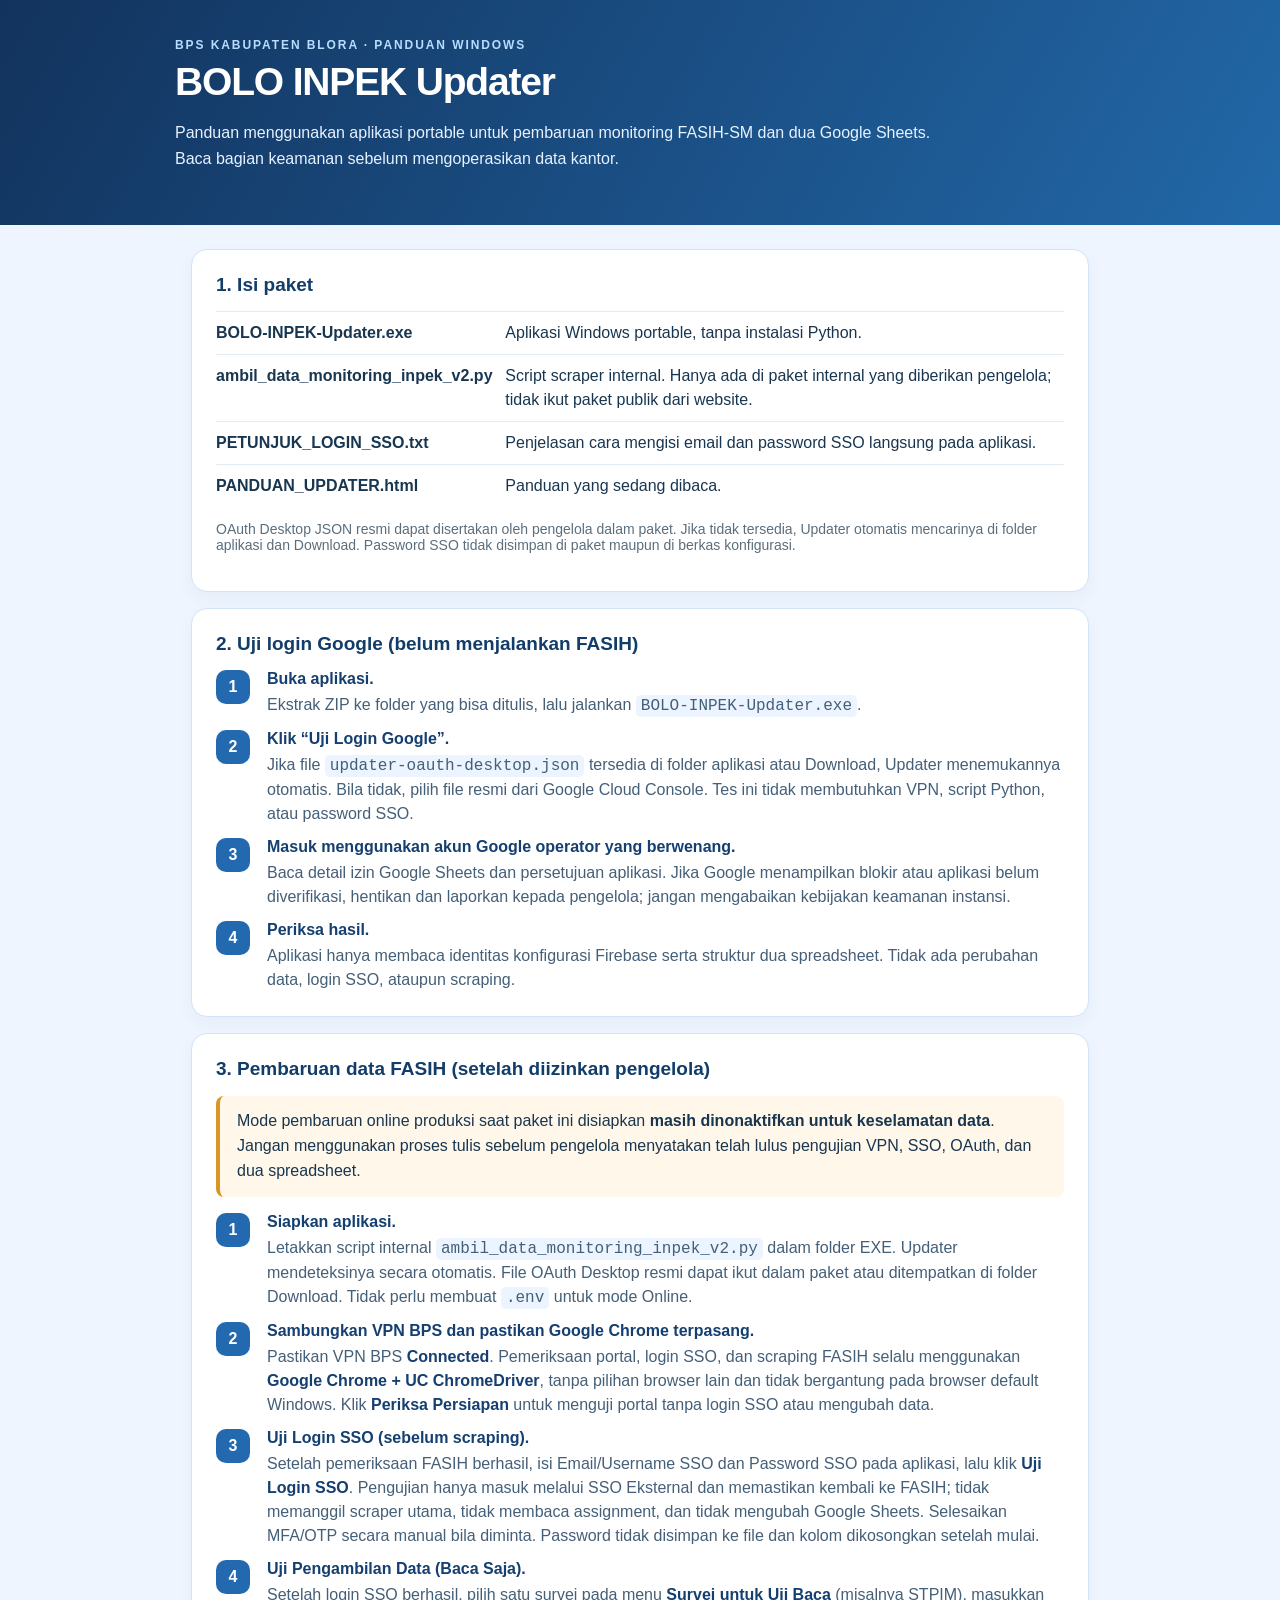
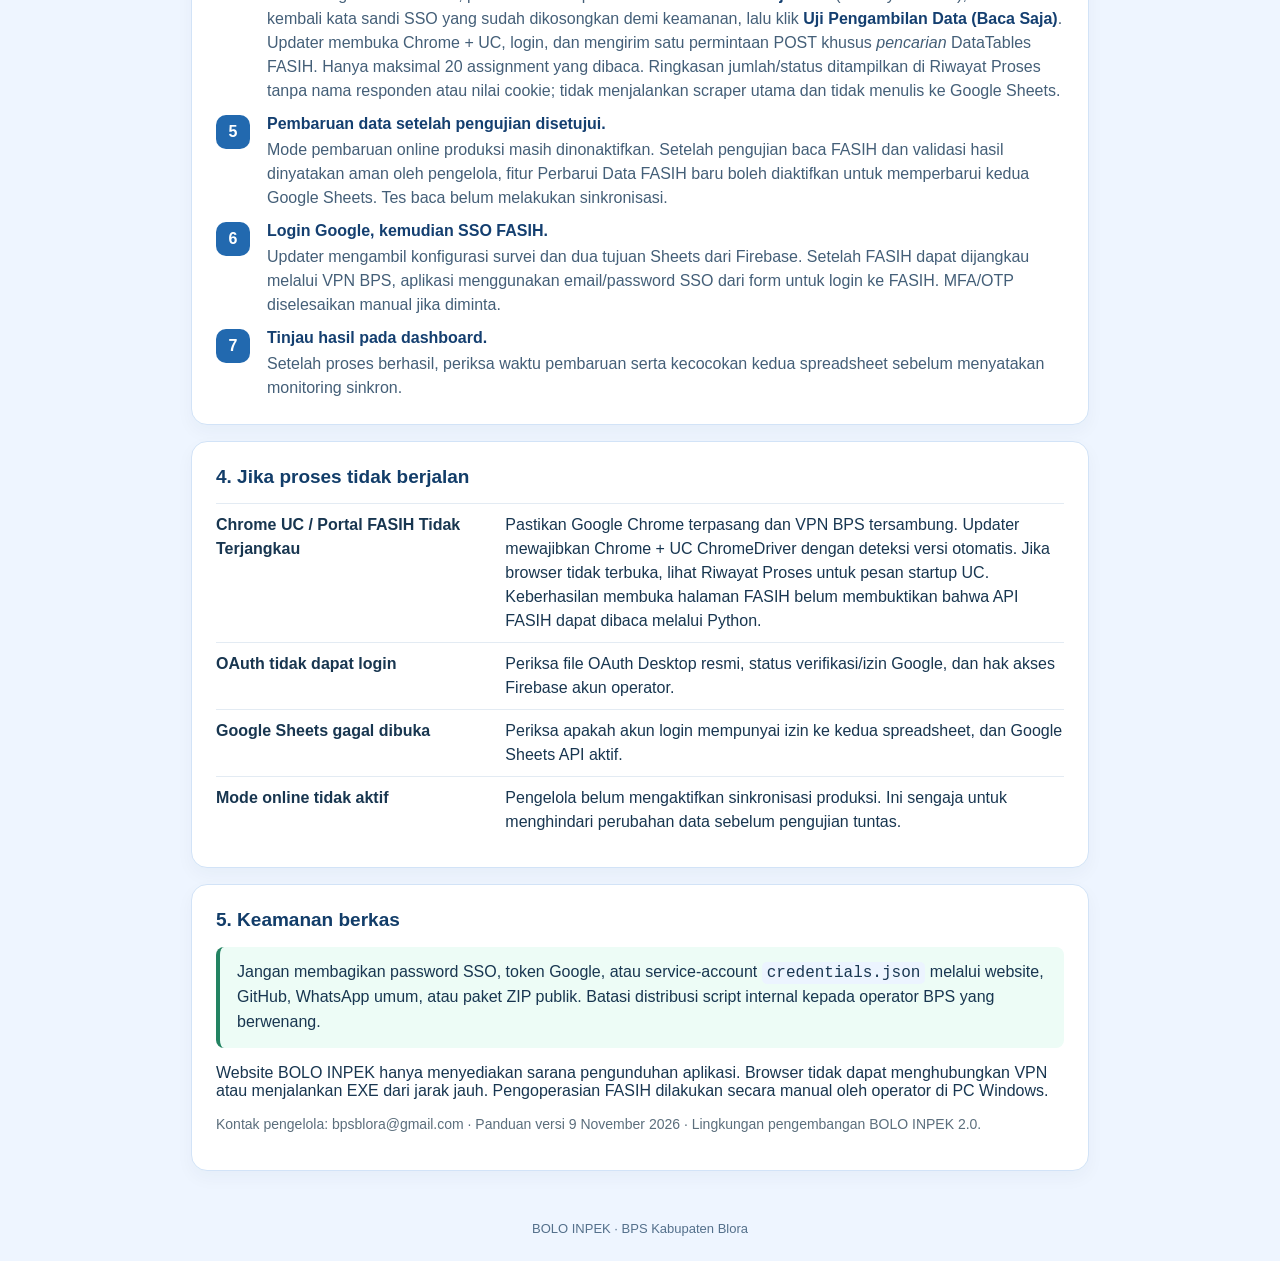
<file: updater/PANDUAN_UPDATER.html>
<!doctype html>
<html lang="id">
<head>
<meta charset="utf-8"><meta name="viewport" content="width=device-width,initial-scale=1">
<title>Panduan BOLO INPEK Updater — BPS Kabupaten Blora</title>
<style>
:root{font-family:"Segoe UI",Arial,sans-serif;color:#183650;background:#eef5ff}
*{box-sizing:border-box}body{margin:0}.hero{background:linear-gradient(120deg,#12335d,#2268a8);color:white;padding:38px 18px}
.wrap{max-width:930px;margin:auto}.tag{letter-spacing:.16em;font-size:12px;color:#b9ddff;font-weight:700}h1{margin:8px 0;font-size:clamp(26px,5vw,39px);letter-spacing:-.03em}
.hero p{line-height:1.6;color:#e7f2ff;max-width:760px}
main{max-width:930px;margin:24px auto 50px;padding:0 16px}h2{font-size:19px;color:#123d69;margin:0 0 15px}
.card{background:#fff;border:1px solid #d2e3f7;border-radius:16px;box-shadow:0 7px 18px #16344d0a;padding:24px;margin-bottom:16px}
.steps{display:grid;gap:12px;counter-reset:steps}.step{display:grid;grid-template-columns:38px 1fr;gap:13px;align-items:start}
.step::before{counter-increment:steps;content:counter(steps);width:34px;height:34px;display:grid;place-items:center;border-radius:10px;color:white;background:#2269af;font-weight:800}
.step strong{color:#143f70}.step p{margin:5px 0 0;line-height:1.5;color:#445f78}
code{font-family:Consolas,monospace;background:#ecf4ff;border-radius:5px;padding:2px 5px;overflow-wrap:anywhere}
.callout{border-left:4px solid #d89628;background:#fff7e9;padding:13px 17px;border-radius:8px;line-height:1.55}
.good{border-left-color:#238362;background:#edfcf6}.muted{color:#5b6e7c;font-size:14px}
.table{display:grid;grid-template-columns:minmax(140px,1fr) 2fr;gap:10px;border-top:1px solid #e3ebf3;padding:9px 0;line-height:1.5}
footer{text-align:center;padding:0 15px 30px;color:#54708b;font-size:13px}
@media(max-width:540px){.table{grid-template-columns:1fr;gap:0}.card{padding:19px}}
</style>
</head>
<body>
<header class="hero"><div class="wrap"><div class="tag">BPS KABUPATEN BLORA · PANDUAN WINDOWS</div><h1>BOLO INPEK Updater</h1>
<p>Panduan menggunakan aplikasi portable untuk pembaruan monitoring FASIH-SM dan dua Google Sheets. Baca bagian keamanan sebelum mengoperasikan data kantor.</p></div></header>
<main>
<section class="card"><h2>1. Isi paket</h2>
<div class="table"><strong>BOLO-INPEK-Updater.exe</strong><span>Aplikasi Windows portable, tanpa instalasi Python.</span></div>
<div class="table"><strong>ambil_data_monitoring_inpek_v2.py</strong><span>Script scraper internal. Hanya ada di paket internal yang diberikan pengelola; tidak ikut paket publik dari website.</span></div>
<div class="table"><strong>PETUNJUK_LOGIN_SSO.txt</strong><span>Penjelasan cara mengisi email dan password SSO langsung pada aplikasi.</span></div>
<div class="table"><strong>PANDUAN_UPDATER.html</strong><span>Panduan yang sedang dibaca.</span></div>
<p class="muted">OAuth Desktop JSON resmi dapat disertakan oleh pengelola dalam paket. Jika tidak tersedia, Updater otomatis mencarinya di folder aplikasi dan Download. Password SSO tidak disimpan di paket maupun di berkas konfigurasi.</p>
</section>
<section class="card"><h2>2. Uji login Google (belum menjalankan FASIH)</h2>
<div class="steps">
<div class="step"><div><strong>Buka aplikasi.</strong><p>Ekstrak ZIP ke folder yang bisa ditulis, lalu jalankan <code>BOLO-INPEK-Updater.exe</code>.</p></div></div>
<div class="step"><div><strong>Klik “Uji Login Google”.</strong><p>Jika file <code>updater-oauth-desktop.json</code> tersedia di folder aplikasi atau Download, Updater menemukannya otomatis. Bila tidak, pilih file resmi dari Google Cloud Console. Tes ini tidak membutuhkan VPN, script Python, atau password SSO.</p></div></div>
<div class="step"><div><strong>Masuk menggunakan akun Google operator yang berwenang.</strong><p>Baca detail izin Google Sheets dan persetujuan aplikasi. Jika Google menampilkan blokir atau aplikasi belum diverifikasi, hentikan dan laporkan kepada pengelola; jangan mengabaikan kebijakan keamanan instansi.</p></div></div>
<div class="step"><div><strong>Periksa hasil.</strong><p>Aplikasi hanya membaca identitas konfigurasi Firebase serta struktur dua spreadsheet. Tidak ada perubahan data, login SSO, ataupun scraping.</p></div></div>
</div></section>
<section class="card"><h2>3. Pembaruan data FASIH (setelah diizinkan pengelola)</h2>
<p class="callout">Mode pembaruan online produksi saat paket ini disiapkan <strong>masih dinonaktifkan untuk keselamatan data</strong>. Jangan menggunakan proses tulis sebelum pengelola menyatakan telah lulus pengujian VPN, SSO, OAuth, dan dua spreadsheet.</p>
<div class="steps">
<div class="step"><div><strong>Siapkan aplikasi.</strong><p>Letakkan script internal <code>ambil_data_monitoring_inpek_v2.py</code> dalam folder EXE. Updater mendeteksinya secara otomatis. File OAuth Desktop resmi dapat ikut dalam paket atau ditempatkan di folder Download. Tidak perlu membuat <code>.env</code> untuk mode Online.</p></div></div>
<div class="step"><div><strong>Sambungkan VPN BPS dan pastikan Google Chrome terpasang.</strong><p>Pastikan VPN BPS <strong>Connected</strong>. Pemeriksaan portal, login SSO, dan scraping FASIH selalu menggunakan <strong>Google Chrome + UC ChromeDriver</strong>, tanpa pilihan browser lain dan tidak bergantung pada browser default Windows. Klik <strong>Periksa Persiapan</strong> untuk menguji portal tanpa login SSO atau mengubah data.</p></div></div>
<div class="step"><div><strong>Uji Login SSO (sebelum scraping).</strong><p>Setelah pemeriksaan FASIH berhasil, isi Email/Username SSO dan Password SSO pada aplikasi, lalu klik <strong>Uji Login SSO</strong>. Pengujian hanya masuk melalui SSO Eksternal dan memastikan kembali ke FASIH; tidak memanggil scraper utama, tidak membaca assignment, dan tidak mengubah Google Sheets. Selesaikan MFA/OTP secara manual bila diminta. Password tidak disimpan ke file dan kolom dikosongkan setelah mulai.</p></div></div>
<div class="step"><div><strong>Uji Pengambilan Data (Baca Saja).</strong><p>Setelah login SSO berhasil, pilih satu survei pada menu <strong>Survei untuk Uji Baca</strong> (misalnya STPIM), masukkan kembali kata sandi SSO yang sudah dikosongkan demi keamanan, lalu klik <strong>Uji Pengambilan Data (Baca Saja)</strong>. Updater membuka Chrome + UC, login, dan mengirim satu permintaan POST khusus <em>pencarian</em> DataTables FASIH. Hanya maksimal 20 assignment yang dibaca. Ringkasan jumlah/status ditampilkan di Riwayat Proses tanpa nama responden atau nilai cookie; tidak menjalankan scraper utama dan tidak menulis ke Google Sheets.</p></div></div>
<div class="step"><div><strong>Pembaruan data setelah pengujian disetujui.</strong><p>Mode pembaruan online produksi masih dinonaktifkan. Setelah pengujian baca FASIH dan validasi hasil dinyatakan aman oleh pengelola, fitur Perbarui Data FASIH baru boleh diaktifkan untuk memperbarui kedua Google Sheets. Tes baca belum melakukan sinkronisasi.</p></div></div>
<div class="step"><div><strong>Login Google, kemudian SSO FASIH.</strong><p>Updater mengambil konfigurasi survei dan dua tujuan Sheets dari Firebase. Setelah FASIH dapat dijangkau melalui VPN BPS, aplikasi menggunakan email/password SSO dari form untuk login ke FASIH. MFA/OTP diselesaikan manual jika diminta.</p></div></div>
<div class="step"><div><strong>Tinjau hasil pada dashboard.</strong><p>Setelah proses berhasil, periksa waktu pembaruan serta kecocokan kedua spreadsheet sebelum menyatakan monitoring sinkron.</p></div></div>
</div></section>
<section class="card"><h2>4. Jika proses tidak berjalan</h2>
<div class="table"><strong>Chrome UC / Portal FASIH Tidak Terjangkau</strong><span>Pastikan Google Chrome terpasang dan VPN BPS tersambung. Updater mewajibkan Chrome + UC ChromeDriver dengan deteksi versi otomatis. Jika browser tidak terbuka, lihat Riwayat Proses untuk pesan startup UC. Keberhasilan membuka halaman FASIH belum membuktikan bahwa API FASIH dapat dibaca melalui Python.</span></div>
<div class="table"><strong>OAuth tidak dapat login</strong><span>Periksa file OAuth Desktop resmi, status verifikasi/izin Google, dan hak akses Firebase akun operator.</span></div>
<div class="table"><strong>Google Sheets gagal dibuka</strong><span>Periksa apakah akun login mempunyai izin ke kedua spreadsheet, dan Google Sheets API aktif.</span></div>
<div class="table"><strong>Mode online tidak aktif</strong><span>Pengelola belum mengaktifkan sinkronisasi produksi. Ini sengaja untuk menghindari perubahan data sebelum pengujian tuntas.</span></div>
</section>
<section class="card"><h2>5. Keamanan berkas</h2>
<p class="callout good">Jangan membagikan password SSO, token Google, atau service-account <code>credentials.json</code> melalui website, GitHub, WhatsApp umum, atau paket ZIP publik. Batasi distribusi script internal kepada operator BPS yang berwenang.</p>
<p>Website BOLO INPEK hanya menyediakan sarana pengunduhan aplikasi. Browser tidak dapat menghubungkan VPN atau menjalankan EXE dari jarak jauh. Pengoperasian FASIH dilakukan secara manual oleh operator di PC Windows.</p>
<p class="muted">Kontak pengelola: bpsblora@gmail.com · Panduan versi 9 November 2026 · Lingkungan pengembangan BOLO INPEK 2.0.</p></section>
</main><footer>BOLO INPEK · BPS Kabupaten Blora</footer></body></html>
</file>
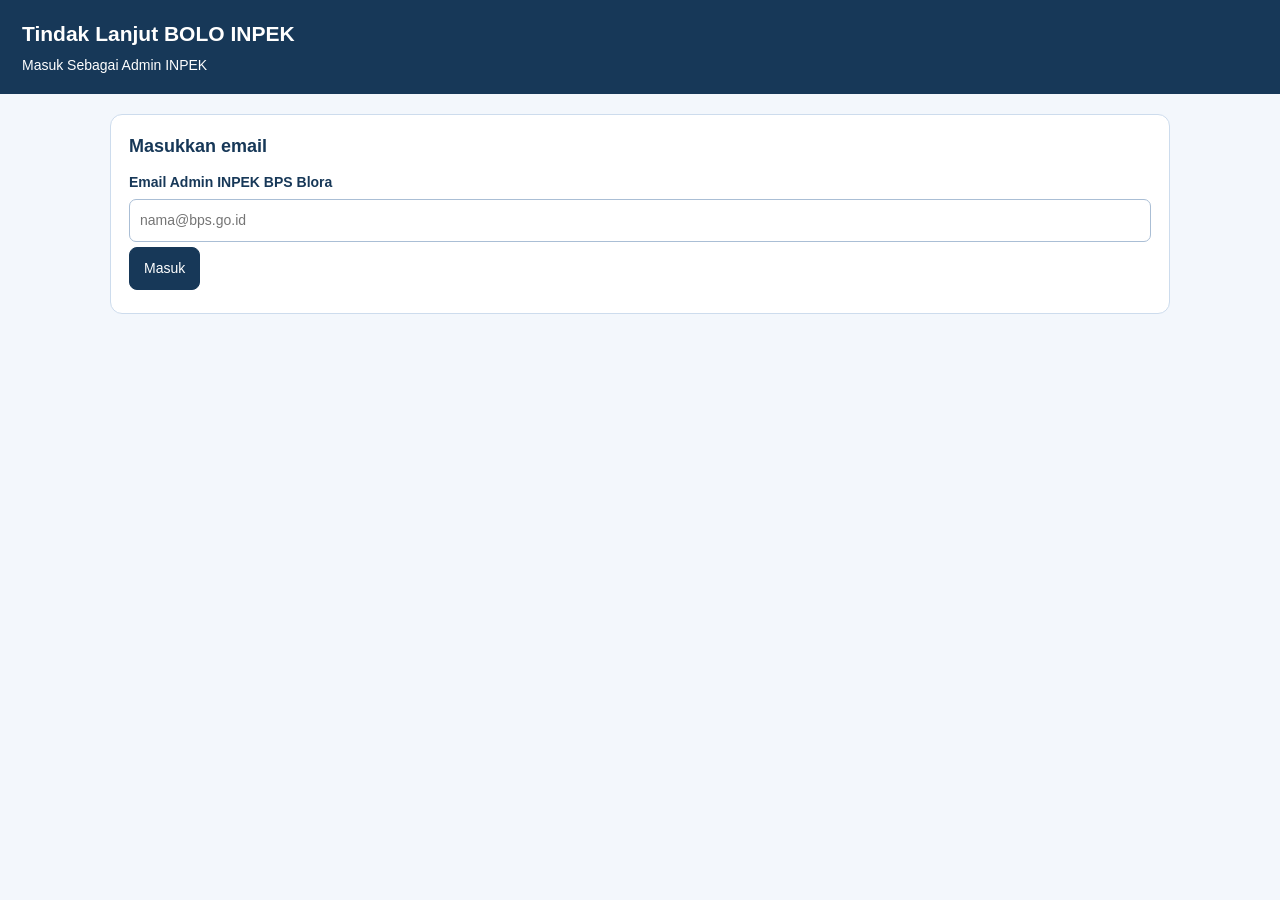
<file: backend/tindak-lanjut/Index_TindakLanjutV2.html>
<!doctype html><html lang="id"><head><base target="_top"><meta name="viewport" content="width=device-width, initial-scale=1"><style>
*{box-sizing:border-box}body{margin:0;background:#f3f7fc;color:#173858;font:14px/1.5 Arial,sans-serif}header{background:#173858;color:white;padding:18px 22px}h1{font-size:21px;margin:0}h2{font-size:18px;margin:0 0 12px}main{max-width:1100px;padding:20px;margin:auto}.panel{padding:18px;background:white;border:1px solid #cddced;border-radius:12px;margin-bottom:16px}label{display:block;font-weight:600;margin:10px 0 6px}input,select,textarea,button{font:inherit}input:not([type=checkbox]),select,textarea{width:100%;padding:10px;border:1px solid #aabed5;border-radius:7px;background:white;color:#173858}textarea{min-height:100px;resize:vertical}button,.btn{display:inline-block;padding:10px 14px;border:1px solid #173858;border-radius:8px;background:#173858;color:white;text-decoration:none;cursor:pointer;margin:5px 5px 5px 0}button.secondary,.btn.secondary{background:white;color:#173858}button:disabled{opacity:.5;cursor:not-allowed}button.danger{background:#9c2636;border-color:#9c2636}.grid{display:grid;grid-template-columns:repeat(2,minmax(0,1fr));gap:10px}.grid button{text-align:left;min-height:85px;margin:0}.muted{color:#61758a;font-size:12px}.error{color:#a01c30}#notice{white-space:pre-wrap}#notice:empty{display:none}#message{min-height:260px}.choice{display:flex;align-items:flex-start;gap:8px;padding:10px;background:#edf4ff;border-radius:7px;font-weight:400}.choice input{margin-top:5px}.record{border-bottom:1px solid #d6e1ed;padding:12px 0}.record p{margin:4px 0;white-space:pre-wrap;overflow-wrap:anywhere}pre{white-space:pre-wrap;font:inherit}#greeting{margin:5px 0 0}#context{font-weight:bold}[hidden]{display:none!important}:focus-visible{outline:3px solid #397cf5;outline-offset:2px}@media(max-width:600px){main{padding:10px}.panel{padding:12px}.grid{grid-template-columns:1fr}.grid button{min-height:50px}}

.survey-heading {
  display: flex;
  justify-content: space-between;
  align-items: flex-start;
  gap: 12px;
}

.survey-heading h2 {
  margin: 0;
}

.note-context {
  padding: 12px 14px;
  margin: 12px 0;
  border: 1px solid #b9cde6;
  border-radius: 8px;
  background: #edf4ff;
  overflow-wrap: anywhere;
}
.note-context p { margin: 4px 0 0; }
.note-context-previous { white-space: pre-wrap; }

.reminder-trigger {
  display: flex;
  width: 100%;
  align-items: center;
  justify-content: space-between;
  gap: 12px;
  margin: 16px 0;
  background: #fff;
  color: #173858;
  text-align: left;
  font-size: 18px;
  font-weight: 700;
}

.reminder-trigger:hover {
  background: #f5f9ff;
  border-color: #83a8cc;
}

.reminder-count.has-reminders {
  color: #b42332;
}

.reminder-dialog {
  width: min(800px, calc(100vw - 24px));
  max-height: calc(100dvh - 24px);
  padding: 0;
  overflow: hidden;
  background: #f0f5fb;
  border: 1px solid #aec2da;
  border-radius: 16px;
  color: #173858;
  box-shadow: 0 20px 55px rgba(12, 43, 83, .28);
}

.reminder-dialog[open] {
  display: flex;
  flex-direction: column;
}

.reminder-dialog::backdrop {
  background: rgba(12, 38, 69, .55);
}

.reminder-dialog-heading {
  display: flex;
  align-items: center;
  justify-content: space-between;
  gap: 12px;
  padding: 16px 20px;
  background: #fff;
  border-bottom: 1px solid #c7d7e8;
}

.reminder-dialog-heading h2 {
  margin: 0;
}

.reminder-dialog-heading .reminder-count {
  font-size: 13px;
  font-weight: 700;
}

.survey-picker-trigger {
  display: flex;
  justify-content: space-between;
  align-items: center;
  gap: 12px;
  width: 100%;
  margin: 8px 0 0;
  text-align: left;
  border-color: #aabed5;
}

.survey-picker-trigger:hover,
.survey-picker-list button:hover {
  background: #edf5ff;
}

.survey-picker-dialog {
  width: min(620px, calc(100vw - 24px));
  max-height: min(70vh, 540px);
  max-height: min(70dvh, 540px);
}

.survey-picker-list {
  display: grid;
  gap: 8px;
  min-height: 0;
  overflow-y: auto;
  overscroll-behavior: contain;
  padding: 14px;
}

.survey-picker-list button {
  width: 100%;
  margin: 0;
  border-color: #b6c9df;
  text-align: left;
  overflow-wrap: anywhere;
}

.survey-picker-list button[aria-current="true"] {
  border-color: #3b75ad;
  background: #dcecff;
  font-weight: 700;
}

.survey-picker-list p { margin: 0; }

#reminders {
  display: grid;
  gap: 12px;
  overflow-y: auto;
  overscroll-behavior: contain;
  padding: 16px;
}

#reminders > .record {
  padding: 12px 16px;
  background: #fff;
  border: 1px solid #a9bdd4;
  border-left: 4px solid #4f7daa;
  border-radius: 10px;
}

#reminders > .record p:first-child {
  color: #143c69;
  font-weight: 700;
}

@media (max-width: 480px) {
  .reminder-trigger { font-size: 15px; }
  .reminder-dialog-heading { padding: 12px 14px; }
  #reminders { padding: 12px; }
}

.reminder-choices {
  display: grid;
  grid-template-columns: repeat(auto-fit, minmax(min(100%, 250px), 1fr));
  gap: 8px;
  margin: 12px 0;
}
.reminder-recipient {
  min-width: 0;
  background: #edf4ff;
  border: 1px solid #c7d7e8;
  border-radius: 8px;
}
.reminder-recipient .choice { margin: 0; overflow-wrap: anywhere; }
.reminder-recipient > button { margin: 0 10px 10px; padding: 6px 10px; font-size: 12px; }
.reminder-choices small { display: block; }
.reminder-assignment-list h3 { margin: 0 0 8px; font-size: 14px; }
.reminder-assignment-list ul { display: grid; gap: 8px; margin: 0; padding: 0; list-style: none; }
.reminder-assignment-list li {
  padding: 10px 12px;
  background: #fff;
  border: 1px solid #b6c9df;
  border-radius: 8px;
  overflow-wrap: anywhere;
}
.reminder-assignment-list small { display: block; color: #46627f; }
.reminder-staff-alert {
  background: #fff6ea;
  border: 1px solid #ebcc9f;
  border-radius: 9px;
  padding: 10px 12px;
}
.reminder-staff-alert p { margin: 0 0 4px; }
.reminder-queue {
  display: flex;
  justify-content: space-between;
  align-items: center;
  flex-wrap: wrap;
  gap: 8px;
  padding: 10px 14px;
  margin-top: 12px;
  border: 1px solid #c7d7e8;
  border-radius: 9px;
  background: #f1f6fc;
}

/* BOLO INPEK: dialog konfirmasi terpadu, bukan alert bawaan browser. */
.tl-confirm-dialog{
  border:0;border-radius:21px;padding:0;
  width:min(510px,calc(100vw - 26px));max-height:min(88vh,750px);
  overflow:hidden;background:#fff;color:#193d60;
  box-shadow:0 26px 80px rgba(12,43,83,.3);
}
.tl-confirm-dialog::backdrop{background:rgba(12,38,69,.64);backdrop-filter:blur(4px)}
.tl-confirm-dialog[open]{animation:tlConfirmAppear .24s cubic-bezier(.2,.75,.35,1) both}
@keyframes tlConfirmAppear{from{opacity:0;transform:translateY(13px) scale(.97)}to{opacity:1;transform:translateY(0) scale(1)}}
.tl-confirm-shell{padding:24px 25px 23px;max-height:88vh;overflow:auto;
  background:radial-gradient(circle at 94% 5%,#e7f2ff 0,transparent 40%),#fff}
.tl-confirm-row{display:flex;align-items:center;gap:13px;margin-bottom:12px}
.tl-confirm-symbol{display:grid;place-items:center;width:47px;height:47px;flex-shrink:0;
  font-size:24px;font-weight:800;border-radius:15px;color:#155d9b;background:#e6f2ff;
  border:1px solid #d2e5fa}
.tl-confirm-dialog[data-tone="warning"] .tl-confirm-symbol{color:#9c6421;background:#fff1dc;border-color:#f1d5a1}
.tl-confirm-kicker{display:block;font-size:10px;letter-spacing:.075em;
  font-weight:850;text-transform:uppercase;color:#5480a9;margin-bottom:4px}
.tl-confirm-dismiss{margin:0 0 0 auto;border:0;color:#5b7692;background:#eef4fa;border-radius:10px;
  padding:4px;width:33px;height:33px;font-size:21px;line-height:1;cursor:pointer}
.tl-confirm-dismiss:hover{background:#dceaf8;color:#174774}
.tl-confirm-dialog h2{font-size:22px;line-height:1.24;letter-spacing:-.025em;
  color:#143c69;margin:4px 0 14px;font-weight:850}
.tl-confirm-target{display:block;padding:12px 14px;background:#ecf5ff;
  border:1px solid #d6e5f7;border-left:4px solid #2d79c7;border-radius:11px;
  color:#204c78;font-size:14px;font-weight:800;overflow-wrap:anywhere}
.tl-confirm-dialog[data-tone="warning"] .tl-confirm-target{
  background:#fff7ea;border-color:#f0dfc5;border-left-color:#c98538}
.tl-confirm-text{margin:14px 0 10px;color:#385a78;font-size:13px;line-height:1.7}
.tl-confirm-note{display:flex;gap:9px;margin:12px 0 17px;padding:11px 12px;
  background:#f1faf4;border:1px solid #d1eadb;color:#2b6845;
  border-radius:11px;font-size:12px;line-height:1.55}
.tl-confirm-dialog[data-tone="warning"] .tl-confirm-note{
  background:#fff9ee;border-color:#f1dfbb;color:#896121}
.tl-confirm-actions{display:flex;gap:10px;justify-content:flex-end;flex-wrap:wrap}
.tl-confirm-actions button{margin:0;min-width:116px;font-weight:800;padding:11px 15px;
  border-radius:10px;box-shadow:none}
.tl-confirm-actions .tl-action-cancel{background:#f0f5fb;color:#2b5780;border:1px solid #d5e3f0}
.tl-confirm-actions .tl-action-cancel:hover{background:#e0edf8}
.tl-confirm-actions .tl-action-go{background:#2066ab;border:1px solid #2066ab;color:#fff}
.tl-confirm-actions .tl-action-go:hover{background:#145087}
.tl-confirm-dialog[data-tone="warning"] .tl-action-go{background:#ac6233;border-color:#ac6233}
.tl-confirm-dialog[data-tone="warning"] .tl-action-go:hover{background:#874923}
.tl-confirm-dialog :focus-visible{outline:3px solid #efa54c;outline-offset:3px}
#notice:not(:empty){padding:11px 14px;margin:12px 0;border:1px solid #c9dff5;
  border-left:4px solid #2d7abd;border-radius:10px;background:#eef6ff;
  color:#295a85;font-weight:700}
#notice.error:not(:empty){background:#fff1f0;border-color:#f0c7c5;
  border-left-color:#bd4c52;color:#983844}
.tl-copy-manual{margin-top:11px;padding:12px;border-radius:10px;
  background:#f0f6ff;border:1px solid #cee0f3}
.tl-copy-manual textarea{min-height:90px}
@media(max-width:480px){.tl-confirm-shell{padding:19px 16px}
  .tl-confirm-dialog h2{font-size:19px}.tl-confirm-actions{flex-direction:column-reverse}
  .tl-confirm-actions button{width:100%}}
@media(prefers-reduced-motion:reduce){.tl-confirm-dialog[open]{animation:none}}


/* Kelola Biodata Petugas — BOLO INPEK */
.tl-staff-shell{background:#fff;border:1px solid #d0dfef;border-radius:15px;padding:20px;margin-bottom:17px}
.tl-staff-heading{display:flex;align-items:center;justify-content:space-between;gap:12px;flex-wrap:wrap}
.tl-staff-heading h2{margin:0;font-size:21px;color:#173c6b}
.tl-staff-stats{display:flex;gap:9px;flex-wrap:wrap;margin:14px 0}
.tl-staff-stat{border:1px solid #cfdeee;background:#f4f9ff;border-radius:12px;padding:11px 15px;min-width:120px}
.tl-staff-stat strong{display:block;font-size:21px;color:#18568b;font-weight:900}
.tl-staff-stat span{font-size:11px;color:#55738b;font-weight:750}
.tl-staff-toolbar{display:flex;gap:9px;align-items:flex-end;flex-wrap:wrap;margin:14px 0}
.tl-staff-toolbar label{flex:1 1 230px;margin:0}
.tl-staff-toolbar select{width:auto;min-width:160px}
.tl-staff-tablebox{overflow-x:auto;border:1px solid #d5e2ee;border-radius:12px}
.tl-staff-table{width:100%;border-collapse:collapse;min-width:720px}
.tl-staff-table th{background:#eaf3fe;text-transform:none;font-size:12px;color:#224d78;text-align:left;padding:12px}
.tl-staff-table td{border-top:1px solid #e2ebf4;padding:11px 12px;vertical-align:middle;font-size:12px;color:#274d71;overflow-wrap:anywhere}
.tl-staff-table td:first-child{font-weight:800}
.tl-staff-row-actions{display:flex;gap:6px;align-items:center;flex-wrap:wrap}
.tl-staff-row-actions .tl-staff-deactivate{color:#974a25;border-color:#e7c6b4;background:#fff5ef}
.tl-staff-row-actions .tl-staff-activate{color:#1c7049;border-color:#b3dfc5;background:#edf8f2}
.tl-staff-row-actions .tl-staff-deactivate:hover{background:#ffe7d8}
.tl-staff-row-actions .tl-staff-activate:hover{background:#d5f3e2}
.tl-staff-alert{margin:15px 0;padding:15px 17px;border-radius:12px;background:#fff8ea;
  border:1px solid #eed5a6;border-left:4px solid #ca8744;color:#7e4a1e;line-height:1.6}
.tl-staff-alert[hidden],#staffDiscovery[hidden]{display:none!important}
.tl-staff-alert strong{display:block;font-size:13px;margin-bottom:4px}
.tl-staff-alert p{margin:0;font-size:12px}
.tl-staff-discovery{margin:12px 0 18px;border:1px solid #c9def1;border-radius:14px;background:#f5faff;padding:16px}
.tl-staff-discovery h3{margin:0 0 6px;font-size:16px;color:#174678}
.tl-staff-discovery>p{margin:0 0 13px;font-size:12px;color:#506f8f;line-height:1.6}
.tl-staff-candidate{display:grid;grid-template-columns:minmax(0,1fr) auto;align-items:center;gap:12px;
  background:white;border:1px solid #d9e7f3;border-radius:11px;padding:12px;margin-top:8px}
.tl-staff-candidate strong{display:block;color:#1b4d7a;font-size:13px}
.tl-staff-candidate small{display:block;margin-top:4px;overflow-wrap:anywhere;font-size:11px;color:#597690}
.tl-staff-candidate button{padding:8px 12px;margin:0;font-size:11px;font-weight:800}
.tl-staff-match{grid-column:1/-1;display:flex;align-items:flex-end;gap:7px;flex-wrap:wrap}
.tl-staff-match[hidden]{display:none}
.tl-staff-match label{font-size:11px;color:#245479;flex:1 1 200px;margin:0;font-weight:700}
.tl-staff-match select{margin-top:3px;min-width:180px;max-width:100%;font-size:12px}
.tl-staff-match button{background:#e4f2e9;color:#245e42;border:1px solid #b2d7bf}
.tl-staff-match button:hover{background:#cfead7}
.tl-staff-stat.needs-attention{border-color:#f0d6a6;background:#fff6e8}
.tl-staff-stat.needs-attention strong{color:#af671c}
@media(max-width:600px){.tl-staff-candidate{grid-template-columns:minmax(0,1fr)}}
.tl-staff-table button{margin:0;padding:7px 11px;font-size:11px}
.tl-staff-chip{display:inline-block;border-radius:16px;padding:4px 10px;font-size:10px;font-weight:800;background:#e6f6ec;color:#196243}
.tl-staff-chip.inactive{background:#fff0f0;color:#9d3e4a}
.tl-staff-form{border-top:1px solid #dbe7f1;padding-top:15px;margin-top:18px}
.tl-staff-form[hidden],#staffPanel[hidden]{display:none!important}
.tl-staff-fields{display:grid;grid-template-columns:repeat(2,minmax(0,1fr));gap:8px 16px}
.tl-staff-fields label{margin-bottom:5px}
.tl-staff-fields .full{grid-column:1/-1}
.tl-staff-form .tl-staff-hint{background:#f0f7ff;border-left:3px solid #3275b1;border-radius:8px;padding:10px 12px;color:#3b6184;font-size:12px;line-height:1.6}
.tl-staff-actions{display:flex;justify-content:flex-end;gap:9px;margin-top:14px}
.tl-staff-actions button{min-width:110px}
#staffMessage{font-size:12px;font-weight:750;color:#215f43}
#staffMessage.error{color:#a22d3a}
.tl-sync-status{margin:10px 0;padding:10px 13px;font-size:12px;
  background:#eff8f4;border:1px solid #c4e7d1;color:#236c45;border-radius:9px;line-height:1.6}
.tl-sync-status.error{background:#fff5ef;border-color:#f0cbb4;color:#9b492d}
.tl-sync-status[hidden]{display:none!important}
#tlForceSync{margin-top:8px;padding:9px 14px;font-size:12px}
@media(max-width:640px){.tl-staff-shell{padding:14px}.tl-staff-heading h2{font-size:18px}.tl-staff-fields{grid-template-columns:1fr}.tl-staff-toolbar select{width:100%}.tl-staff-actions{flex-wrap:wrap}.tl-staff-actions button{flex:1}}

</style></head><body>
<header><h1>Tindak Lanjut BOLO INPEK</h1><p id="greeting">Masuk Sebagai Admin INPEK</p></header>
<main>
  <input type="hidden" id="modeHalaman" value="<?= modeAwal ?>">

<section id="halamanSelesai" class="panel" hidden>
  <div class="survey-heading">
    <h2>SURVEI INPEK SELESAI</h2>
    <div style="display:flex;gap:8px;flex-wrap:wrap;justify-content:flex-end">
      <button type="button" id="backToTL" class="secondary" hidden>Kembali ke Tindak Lanjut</button>
    </div>
  </div>

  <p class="muted">Survei yang dipulihkan kembali aktif. Rekap lama dipindahkan ke Sampah setelah riwayatnya disalin.</p>
  <div id="daftarSurveiSelesai"></div>
</section>
  
  <p id="notice" role="status" aria-live="polite"></p>
<section id="login" class="panel"><h2>Masukkan email</h2><form id="loginForm"><label for="email">Email Admin INPEK BPS Blora</label><input id="email" type="email" autocomplete="email" required placeholder="nama@bps.go.id"><button id="loginBtn">Masuk</button></form></section>
<div id="app" hidden>
<div class="panel">
  <div class="survey-heading">
    <h2 id="context"></h2>

  </div>

  <select id="survey" hidden aria-hidden="true"></select>
  <button id="openSurveyPicker" type="button" class="secondary survey-picker-trigger" aria-haspopup="dialog" aria-controls="surveyPickerDialog" hidden>
    <span id="surveyPickerValue">Pilih Survei dan Periode</span>
    <span aria-hidden="true">▾</span>
  </button>
  <dialog id="surveyPickerDialog" class="reminder-dialog survey-picker-dialog" aria-labelledby="surveyPickerHeading">
    <div class="reminder-dialog-heading">
      <h2 id="surveyPickerHeading">Pilih Survei dan Periode</h2>
      <form method="dialog">
        <button type="submit" class="tl-confirm-dismiss" aria-label="Tutup pemilih survei" autofocus>×</button>
      </form>
    </div>
    <div id="surveyPickerList" class="survey-picker-list"></div>
  </dialog>

  <p id="sourceTime" class="muted"></p>
  <div id="tlMonitoringSync" class="tl-sync-status" hidden role="status" aria-live="polite"></div>
  <button type="button" id="tlForceSync" class="secondary" hidden>↻ Sinkronkan dari Monitoring</button>
  <button type="button" id="tlAutoEnable" class="secondary" hidden>⚡ Aktifkan Deteksi Petugas Otomatis</button>
</div>
<nav class="grid" aria-label="Menu tindak lanjut">
  <button id="remindMenu" type="button">Ingatkan Petugas</button>
  <button id="noteMenu" type="button">Tambahkan Catatan Survei</button>
</nav>
<button type="button" id="openReminders" class="panel reminder-trigger" aria-haspopup="dialog" aria-controls="reminderDialog" hidden>
  <span>Pengingat Operator · <span id="reminderCount" class="reminder-count">0 perlu ditindaklanjuti</span></span>
  <span aria-hidden="true">›</span>
</button>
<dialog id="reminderDialog" class="reminder-dialog" aria-labelledby="reminderHeading" aria-describedby="reminderDialogSurvey reminderDialogCount">
  <div class="reminder-dialog-heading">
    <div>
      <h2 id="reminderHeading">Pengingat Operator</h2>
      <p id="reminderDialogSurvey" class="muted" style="margin:0"></p>
      <span id="reminderDialogCount" class="reminder-count"></span>
    </div>
    <form method="dialog">
      <button type="submit" class="tl-confirm-dismiss" aria-label="Tutup Pengingat Operator" autofocus>×</button>
    </form>
  </div>
  <div id="reminders"></div>
</dialog>
<dialog id="assignmentDetailDialog" class="reminder-dialog survey-picker-dialog" aria-labelledby="assignmentDetailHeading" aria-describedby="assignmentDetailPerson">
  <div class="reminder-dialog-heading">
    <div>
      <h2 id="assignmentDetailHeading">Detail Assignment</h2>
      <p id="assignmentDetailPerson" class="muted" style="margin:0"></p>
    </div>
    <form method="dialog">
      <button type="submit" class="tl-confirm-dismiss" aria-label="Tutup detail assignment" autofocus>×</button>
    </form>
  </div>
  <div id="assignmentDetailList" class="survey-picker-list reminder-assignment-list"></div>
</dialog>
<section id="remindPanel" class="panel" hidden>
  <h2>Ingatkan Petugas</h2>
  <div id="reminderStaffAlert" class="reminder-staff-alert" hidden>
    <p id="reminderStaffText"></p>
    <button id="reminderStaffLink" type="button" class="secondary">Kelola Petugas Survei Ini</button>
  </div>
  <p id="phone" class="muted"></p>
  <div id="reminderSelection" hidden>
    <label class="choice"><input type="checkbox" id="selectReminders"> Pilih semua petugas yang siap diingatkan</label>
    <div id="choices" class="reminder-choices"></div>
    <button type="button" id="draftBtn">Susun pesan WhatsApp</button>
  </div>
<div id="draftPanel" hidden>
  <div class="reminder-queue">
    <div><strong id="draftRecipient"></strong><div id="queuePosition" class="muted"></div></div>
    <div>
      <button type="button" id="draftPrevious" class="secondary">Sebelumnya</button>
      <button type="button" id="draftNext" class="secondary">Berikutnya</button>
    </div>
  </div>
  <label for="message">
  Pesan WhatsApp
  <span style="font-weight: normal; font-style: italic;">
    — Dapat Disesuaikan
  </span>
</label><textarea id="message"></textarea>

<a id="wa"
   class="btn"
   target="_blank"
   rel="noopener noreferrer">
  Kirim via WhatsApp
</a>

<button type="button"
        class="secondary"
        onclick="document.getElementById('bantuanKirim').hidden = false">
  Tidak berhasil membuka WhatsApp?
</button>

<div id="bantuanKirim" hidden>
  <p>
    Tidak terhubung ke WhatsApp? Salin nomor dan pesan,
    lalu kirim secara manual.
  </p>

  <p id="nomorTujuanManual"></p>

  <button type="button" class="secondary" id="copyMsg">
    Salin pesan
  </button>

  <button type="button" class="secondary" id="copyPhone">
    Salin nomor
  </button>
  <div id="copyManualBox" class="tl-copy-manual" hidden>
    <label for="copyManualText">Salin manual menggunakan Ctrl+C</label>
    <textarea id="copyManualText" readonly aria-describedby="copyManualHelp"></textarea>
    <p id="copyManualHelp" class="muted">Teks telah dipilih. Tekan Ctrl+C, lalu tempelkan ke WhatsApp.</p>
  </div>
</div>

  <div id="deliveryForm">
    <label class="choice"><input type="checkbox" id="sent">Saya sudah mengirim pesan ini melalui WhatsApp.</label>
    <label for="followDate">Ingatkan saya untuk mengecek balasan</label>
    <input type="datetime-local" id="followDate">
    <button type="button" id="saveSent">Konfirmasi chat sudah terkirim</button>
  </div>
  <button type="button" id="openSentNote" class="secondary" hidden>Catat hasil konfirmasi</button>
</div>
</section>
<section id="notePanel" class="panel" hidden><h2>Catatan dan Hasil Konfirmasi</h2>
<aside id="chainInfo" class="note-context" aria-labelledby="noteContextHeading" aria-live="polite" hidden>
  <strong id="noteContextHeading">Konfirmasi untuk</strong>
  <p id="noteContextSurvey"></p>
  <p id="noteContextTarget"></p>
  <p id="noteContextPrevious" class="note-context-previous" hidden></p>
</aside>
<div id="noteModePicker">
  <label for="noteMode">Cakupan catatan</label>
  <select id="noteMode">
    <option value="umum">Catatan umum survei</option>
    <option value="assignment">Catatan per assignment</option>
  </select>
</div>
<div id="statusPicker" hidden>
  <label for="assignmentStatus">Status assignment</label>
  <select id="assignmentStatus"></select>
</div>
<div id="assignmentPicker" hidden>
  <label for="assignment">Assignment</label>
  <select id="assignment"></select>
</div><label for="note">Catatan / hasil konfirmasi</label><textarea id="note"></textarea><label for="plan">Rencana perbaikan</label><textarea id="plan"></textarea><label for="followStatus">Status tindak lanjut</label><select id="followStatus"><option value="MENUNGGU_BALASAN">Menunggu balasan</option><option value="DALAM_PERBAIKAN">Dalam perbaikan</option><option value="SELESAI">Selesai</option></select><label for="target">Target selesai (opsional)</label><input id="target" type="datetime-local"><label for="nextDate">Pengingat berikutnya</label><input id="nextDate" type="datetime-local"><button id="saveNote" type="button" disabled>Simpan catatan</button><button id="newNote" type="button" class="secondary" hidden>Catatan baru</button></section>
<section class="panel"><h2>Riwayat catatan survei terpilih</h2><div id="history"></div></section>
</div>

<section id="staffPanel" hidden aria-labelledby="staffTitle">
  <div class="tl-staff-shell">
    <div class="tl-staff-heading">
      <div>
        <h2 id="staffTitle">Kelola Biodata Petugas</h2>
        <p class="muted" style="margin:5px 0 0">Database petugas Tindak Lanjut BOLO INPEK · Nama, email, nomor WhatsApp, dan status aktif</p>
        <p id="staffSurveyContext" class="muted" hidden></p>
      </div>
      <button type="button" class="secondary" id="staffBack">← Kembali ke Tindak Lanjut</button>
    </div>
    <div class="tl-staff-stats" id="staffStats" aria-live="polite"></div>
    <p id="staffMessage" role="status" aria-live="polite"></p>
    <section id="staffDiscovery" class="tl-staff-discovery" hidden aria-labelledby="staffDiscoveryTitle">
      <h3 id="staffDiscoveryTitle">Petugas Baru Terdeteksi</h3>
      <p id="staffDiscoveryIntro"></p>
      <div id="staffCandidateList"></div>
    </section>
    <div id="staffMissingIdAlert" class="tl-staff-alert" hidden role="status" aria-live="polite">
      <strong id="staffMissingIdTitle"></strong>
      <p id="staffMissingIdInfo"></p>
    </div>
    <div class="tl-staff-toolbar">
      <label for="staffSearch">Cari petugas
        <input type="search" id="staffSearch" placeholder="Nama, email, atau nomor WhatsApp" autocomplete="off">
      </label>
      <label for="staffFilter">Status
        <select id="staffFilter"><option value="semua">Semua Petugas</option>
          <option value="aktif">Aktif</option><option value="nonaktif">Nonaktif</option></select>
      </label>
      <button type="button" id="staffRefresh" class="secondary">↻ Muat Ulang</button>
      <button type="button" id="staffNew">+ Tambah Petugas</button>
    </div>
    <div class="tl-staff-tablebox">
      <table class="tl-staff-table" aria-label="Biodata petugas yang sudah terdaftar">
        <thead><tr><th>Petugas</th><th>Email</th><th>Nomor WhatsApp</th><th>Status</th><th>Assignment FASIH</th><th>Tindakan</th></tr></thead>
        <tbody id="staffRows"><tr><td colspan="6">Memuat database petugas…</td></tr></tbody>
      </table>
    </div>
    <p class="muted">ID petugas tidak diubah saat biodata diperbarui. Data tindak lanjut dan riwayat WhatsApp lama tetap tersimpan.</p>
    <form id="staffForm" class="tl-staff-form" hidden>
      <h3 id="staffFormTitle">Biodata Petugas</h3>
      <div class="tl-staff-fields">
        <div class="full">
          <label for="staffSource">Calon petugas yang muncul pada monitoring (opsional)</label>
          <select id="staffSource"><option value="">— Tidak dipilih / input manual —</option></select>
        </div>
        <div class="full">
          <label for="staffId">ID Petugas FASIH / Alias Monitoring</label>
          <input type="text" id="staffId" maxlength="100" placeholder="Masukkan ID FASIH, atau kosongkan untuk ID internal">
          <p class="muted" style="margin:4px 0">Bila ID asli FASIH tidak tersedia di sumber monitoring, sistem menggunakan alias lokal berawalan monitor:. Alias ini bukan UUID FASIH dan perlu verifikasi identitas sebelum menyimpan. ID petugas lama tetap dikunci.</p>
        </div>
        <div>
          <label for="staffNama">Nama Petugas <span aria-hidden="true">*</span></label>
          <input type="text" id="staffNama" maxlength="140" required autocomplete="name">
        </div>
        <div>
          <label for="staffEmail">Email Petugas</label>
          <input type="email" id="staffEmail" maxlength="150" placeholder="nama@bps.go.id" autocomplete="email">
        </div>
        <div>
          <label for="staffWa">Nomor WhatsApp <span aria-hidden="true">*</span></label>
          <input type="tel" id="staffWa" maxlength="30" required placeholder="08xxxxxxxxxx / 628xxxxxxxxxx">
        </div>
        <div style="display:flex;align-items:center">
          <label class="choice" for="staffActive" style="margin:8px 0;width:100%">
            <input type="checkbox" id="staffActive" checked>
            <span>Aktif — muncul pada daftar Ingatkan Petugas</span>
          </label>
        </div>
      </div>
      <label id="staffVerifyAliasBox" class="choice tl-staff-hint" for="staffVerifyAlias" hidden>
        <input type="checkbox" id="staffVerifyAlias">
        Saya sudah memverifikasi bahwa nama petugas dari monitoring dan nomor WhatsApp yang dimasukkan adalah milik orang yang sama. Saya memahami bahwa ID ini adalah alias internal, bukan UUID FASIH.
      </label>
      <p class="tl-staff-hint">Menonaktifkan petugas hanya menyembunyikannya dari daftar pengingat baru. Catatan, kontak, assignment, dan arsip sebelumnya tidak dihapus. Petugas baru tanpa assignment belum bisa dipilih sebagai penerima pengingat berbasis FASIH.</p>
      <div class="tl-staff-actions">
        <button type="button" class="secondary" id="staffCancel">Batal</button>
        <button type="submit" id="staffSave">Simpan Biodata</button>
      </div>
    </form>
  </div>
</section>
</main>
<div id="initial" hidden data-survei="<?= surveiAwal ?>" data-periode="<?= periodeAwal ?>"></div>
<dialog id="tlConfirmDialog" class="tl-confirm-dialog" aria-labelledby="tlConfirmHeading" aria-describedby="tlConfirmDetail tlConfirmMessage">
  <div class="tl-confirm-shell">
    <div class="tl-confirm-row">
      <span class="tl-confirm-symbol" id="tlConfirmSymbol" aria-hidden="true">↺</span>
      <div><span class="tl-confirm-kicker" id="tlConfirmKicker">KONFIRMASI SURVEI</span></div>
      <button type="button" class="tl-confirm-dismiss" id="tlConfirmDismiss" aria-label="Batalkan dan tutup konfirmasi">×</button>
    </div>
    <h2 id="tlConfirmHeading">Konfirmasi tindakan</h2>
    <div class="tl-confirm-target" id="tlConfirmDetail"></div>
    <p class="tl-confirm-text" id="tlConfirmMessage"></p>
    <div class="tl-confirm-note"><span aria-hidden="true">ⓘ</span><span id="tlConfirmNote"></span></div>
    <div class="tl-confirm-actions">
      <button type="button" class="tl-action-cancel" id="tlConfirmCancel">Batal</button>
      <button type="button" class="tl-action-go" id="tlConfirmProceed">Lanjutkan</button>
    </div>
  </div>
</dialog>
<script>
  
const $=id=>document.getElementById(id);let konteksCatatanKirim = null;let token='',data=null,draft=null,noteId='',chain=null,busy=false,initialUsed=false;
let staffData=null, staffEditing=null;
let tlSyncState={last:0,running:null,report:null,error:''};
const initial=$('initial').dataset;const key=x=>JSON.stringify([x.survey_id,x.survey_period_id]);
const BOLO_ADMIN_GATE = /^__BOLO_INPEK_ADMIN_GATE__([a-f0-9]{32})$/.exec(String(initial.survei||''));
const BOLO_ADMIN_GATE_NONCE = BOLO_ADMIN_GATE ? BOLO_ADMIN_GATE[1] : '';
const BOLO_ADMIN_PARENT = 'https://bpsblora.github.io';
function notifyDashboardAdmin(type,extras={}){
  if(!BOLO_ADMIN_GATE_NONCE)return;
  const message={type,nonce:BOLO_ADMIN_GATE_NONCE,...extras};
  // Google Sites dapat membungkus GitHub Pages, dan Apps Script sendiri
  // menggunakan iframe script.googleusercontent.com di dalam script.google.com.
  // Kirim HANYA ke ancestor dengan origin GitHub Pages yang cocok;
  // ancestor lain tidak menerima pesan karena targetOrigin spesifik.
  let ancestor=window;
  for(let i=0;i<8;i++){
    let next;
    try{next=ancestor.parent;}catch(_){break;}
    if(!next||next===ancestor)break;
    ancestor=next;
    try{ancestor.postMessage(message,BOLO_ADMIN_PARENT);}catch(_){}
  }
}
if(BOLO_ADMIN_GATE_NONCE){
  $('greeting').textContent='Masuk untuk mengakses fitur pengelolaan BOLO INPEK';
  document.querySelector('#login h2').textContent='Masuk Admin INPEK';
  const info=document.createElement('p');
  info.className='muted';
  info.textContent='Masukkan email yang memiliki peran ADMIN pada daftar operator INPEK. Setelah berhasil, tombol pengelolaan pada dashboard akan tersedia.';
  $('loginForm').before(info);
  $('openSurveyPicker').hidden=false;
  $('backToTL').hidden=false;
}
const reqId=()=>crypto.randomUUID?crypto.randomUUID():Date.now().toString(36)+'-'+Math.random().toString(36).slice(2);
const fmt=x=>{if(!x)return 'Belum tercatat';const d=new Date(x);return isNaN(d)?x:d.toLocaleString('id-ID',{timeZone:'Asia/Jakarta'})+' WIB';};
const dateInput=(days=1)=>{const d=new Date(Date.now()+days*86400000);return new Date(d-d.getTimezoneOffset()*60000).toISOString().slice(0,16);};
const iso=id=>$(id).value?new Date($(id).value).toISOString():'';

/** Konfirmasi bergaya BOLO INPEK. Menutup dialog (Esc/Batal) = tidak melakukan tindakan. */
function tlConfirm({judul,target,pesan,catatan,tombol='Lanjutkan',tone='restore',kicker=''}){
  const d=$('tlConfirmDialog');
  if(d.open)return Promise.resolve(false);
  d.dataset.tone=tone==='warning'?'warning':'restore';
  $('tlConfirmSymbol').textContent=tone==='warning'?'!':'↺';
  $('tlConfirmKicker').textContent=kicker||(tone==='warning'?'TINDAKAN PENGARSIPAN':'PEMULIHAN SURVEI');
  $('tlConfirmHeading').textContent=judul;
  $('tlConfirmDetail').textContent=target;
  $('tlConfirmMessage').textContent=pesan;
  $('tlConfirmNote').textContent=catatan;
  $('tlConfirmProceed').textContent=tombol;
  const returnFocus=document.activeElement;
  return new Promise(resolve=>{
    d.onclose=()=>{
      const approved=d.returnValue==='approved';
      d.onclose=null;d.oncancel=null;
      $('tlConfirmProceed').onclick=null;
      $('tlConfirmCancel').onclick=null;
      $('tlConfirmDismiss').onclick=null;
      if(returnFocus&&returnFocus.isConnected)returnFocus.focus({preventScroll:true});
      resolve(approved);
    };
    d.oncancel=event=>{event.preventDefault();d.close('cancel');};
    $('tlConfirmProceed').onclick=()=>d.close('approved');
    $('tlConfirmCancel').onclick=()=>d.close('cancel');
    $('tlConfirmDismiss').onclick=()=>d.close('cancel');
    d.showModal();
    $('tlConfirmCancel').focus();
  });
}

function notice(s,error=false){$('notice').textContent=s;$('notice').className=error?'error':'';}
function rpc(fn,...args){return new Promise((resolve,reject)=>google.script.run.withSuccessHandler(resolve).withFailureHandler(reject)[fn](...args));}
async function action(fn){if(busy)return;busy=true;document.querySelectorAll('button').forEach(b=>b.disabled=true);try{await fn();}catch(e){notice(e.message||String(e),true);}finally{busy=false;document.querySelectorAll('button').forEach(b=>b.disabled=false);
 if(data){
   const allowed=!!selected();
   $('remindMenu').disabled=!allowed;
   $('noteMenu').disabled=!allowed;
 }
 aturKonfirmasiKirim();
 updateNoteForm();}}
function option(select,value,label){const o=document.createElement('option');o.value=value;o.textContent=label;select.append(o);}
function selected(){return data?.survei.find(s=>key(s)===$('survey').value);}
function surveyPickerLabel(s){
  return s.nama_survei+' — '+s.nama_periode+
    (s.status_operasional==='PENGARSIPAN'?' (arsip perlu dilanjutkan)':'');
}
function openSurveyPicker(){
  const dialog=$('surveyPickerDialog');
  const list=$('surveyPickerList');
  const current=$('survey').value;
  let currentButton;
  list.replaceChildren();
  for(const survey of data?.survei||[]){
    const value=key(survey);
    const button=document.createElement('button');
    button.type='button';
    button.className='secondary';
    button.textContent=surveyPickerLabel(survey);
    if(value===current){
      button.setAttribute('aria-current','true');
      currentButton=button;
    }
    button.onclick=()=>{
      dialog.close();
      if(value!==current){
        $('survey').value=value;
        renderSurvey();
      }
    };
    list.append(button);
  }
  if(!list.childElementCount){
    const empty=document.createElement('p');
    empty.textContent='Belum ada survei dan periode yang dapat dipilih.';
    list.append(empty);
  }
  dialog.showModal();
  list.scrollTop=0;
  currentButton?.focus();
}
function switchPanel(id) {
  const tujuan = $(id);

  if (!tujuan) {
    throw Error(
      'Panel "' + id + '" tidak ditemukan pada HTML.'
    );
  }

  for (const nama of [
    'remindPanel',
    'notePanel'
  ]) {
    const panel = $(nama);

    if (panel) {
      panel.hidden = nama !== id;
    }
  }

  tujuan.hidden = false;
  updateNoteForm();

  requestAnimationFrame(() => {
    tujuan.scrollIntoView({
      behavior: 'smooth',
      block: 'start'
    });
  });
}
function clearDraft(){
  reminderQueue=[];
  reminderIndex=0;
  renderDraft();
}
function tlSyncBanner(report,error){
  const el=$('tlMonitoringSync');el.hidden=false;el.classList.toggle('error',!!error);
  if(error){
    el.textContent='Sinkronisasi ke monitoring utama belum berhasil: '+error+
      '. Data Tindak Lanjut mungkin belum mencakup survei terbaru. Klik Sinkronkan dari Monitoring setelah backend diperbarui.';
  }else{
    const trigger=report.deteksi_otomatis;
    const badge=trigger?.aktif
      ?' · Deteksi otomatis semua survei aktif ~setiap 1 menit.'
      :' · Deteksi terjadwal belum aktif; gunakan tombol Aktifkan.';
    el.textContent='Tersinkron dengan Monitoring: '+report.survei_aktif+
      ' survei aktif · '+report.assignment+' assignment · '+report.calon_petugas+
      ' calon petugas memerlukan verifikasi · data FASIH '+fmt(report.waktu_monitoring)+'.'+badge;
    $('tlAutoEnable').hidden=!!trigger?.aktif;
  }
}
async function tlEnsureMonitoring(force=false){
  if(!token || (data&&data.operator?.peran!=='ADMIN'))return null;
  if(tlSyncState.running)return tlSyncState.running;
  if(!force && tlSyncState.last && Date.now()-tlSyncState.last < 90000)return tlSyncState.report;
  tlSyncState.running=(async()=>{
    try{
      const report=await rpc('apiSinkronMonitoring',token);
      if(!report||report.success!==true)throw Error('Respons sinkronisasi tidak lengkap.');
      tlSyncState.last=Date.now();tlSyncState.error='';tlSyncState.report=report;
      tlSyncBanner(report,'');
      return report;
    }catch(e){
      tlSyncState.error=String(e?.message||e);
      tlSyncBanner(null,tlSyncState.error);
      return null;
    }finally{tlSyncState.running=null}
  })();
  return tlSyncState.running;
}
async function load(){const prev=$('survey').value;
if(data?.operator?.peran==='ADMIN')await tlEnsureMonitoring();
data=await rpc('apiData',token);

// Jika dibuka dari kartu dashboard, batasi ke periode tersebut.
if (initial.periode) {
  data.survei = data.survei.filter(s =>
    s.survey_period_id === initial.periode &&
    (!initial.survei || s.nama_survei === initial.survei)
  );

  const kunciDiizinkan = new Set(data.survei.map(key));

  data.assignment = data.assignment.filter(a =>
    kunciDiizinkan.has(key(a))
  );

  data.riwayat = data.riwayat.filter(r =>
    kunciDiizinkan.has(key(r))
  );

  data.pengingat = data.pengingat.filter(r =>
    kunciDiizinkan.has(key(r))
  );
}

$('survey').replaceChildren();
if(BOLO_ADMIN_GATE_NONCE)option($('survey'),'','— Pilih Survei dan Periode —');
data.survei.forEach(s=>option($('survey'),key(s),surveyPickerLabel(s)));let match=data.survei.find(s=>key(s)===prev);
if(!initialUsed){match=data.survei.find(s=>s.survey_period_id===initial.periode&&(!initial.survei||s.nama_survei===initial.survei));initialUsed=true;if(initial.periode&&!match)notice('Survei dari dashboard sudah ditutup atau tidak ditemukan. Pilih survei aktif lainnya.');}
if(match)$('survey').value=key(match);$('greeting').textContent='Halo '+(data.operator.peran==='ADMIN'?'Admin':'Operator')+' Bolo INPEK, '+data.operator.nama+'!';renderSurvey();}
function renderSurvey(){chain=null;konteksCatatanKirim=null;noteId='';for(const p of ['remindPanel','notePanel'])$(p).hidden=true;const s=selected();
$('surveyPickerValue').textContent=s?surveyPickerLabel(s):'Pilih Survei dan Periode';
$('remindMenu').disabled=!s;
$('noteMenu').disabled=!s;
$('context').textContent=s?s.nama_survei+' — '+s.nama_periode:data?.survei.length?'Survei dan periode':'Tidak ada survei aktif.';$('sourceTime').textContent=s?'Data sumber: '+[...new Set(data.assignment.filter(a=>key(a)===key(s)).map(a=>a.waktu_data_monitoring))].map(fmt).join(' | '):'';renderHistory();renderPerson();renderReminders();updateNoteForm();}
const REPAIR_STATUSES=['OPEN','DRAFT','REJECT'];
const REMINDER_STATUS_ORDER=['OPEN','DRAFT','REJECT','SUBMIT'];

function assignmentStatus(a){
  const raw=String(a.status_asli||a.status||'').trim().replace(/\s+/g,' ').toUpperCase();
  return raw.replace(/^(?:APPROVED|COMPLETE(?:D)?) BY ADMIN (?:KABUPATEN|PROVINSI)$/,'APPROVED BY ADMIN')
    ||'STATUS TIDAK TERSEDIA';
}

function reminderStatus(a){
  const status=assignmentStatus(a);
  if(status==='OPEN'||status==='DRAFT')return status;
  if(/^REJECT(?:ED)?(?: BY .+)?$/.test(status))return 'REJECT';
  if(status==='SUBMIT'||status==='SUBMITTED'||status==='SUBMITTED BY PENCACAH')return 'SUBMIT';
  return '';
}

function reminderCounts(rows){
  return REMINDER_STATUS_ORDER.map(status=>[status,rows.filter(a=>reminderStatus(a)===status).length])
    .filter(([,count])=>count)
    .map(([status,count])=>status+' '+count).join(' · ');
}

function whatsappNumber(value){
  let number=String(value||'').replace(/\D/g,'');
  if(number.startsWith('0'))number='62'+number.slice(1);
  else if(number.startsWith('8'))number='62'+number;
  return /^62\d{8,13}$/.test(number)?number:'';
}

function reminderRecipients(source,survey){
  if(survey?.status_operasional!=='AKTIF')return [];
  const staff=new Map(source.petugas.map(p=>[p.petugas_id,p]));
  const recipients=new Map();
  for(const a of source.assignment){
    if(key(a)!==key(survey))continue;
    const status=reminderStatus(a);
    if(!status)continue;
    for(const role of REPAIR_STATUSES.includes(status)?['PPL','PML']:['PML']){
      const field=role.toLowerCase();
      const id=a[field+'_id'];
      const name=a[field];
      if(!id&&(!name||['belum dialokasikan','belum ditetapkan','-','tidak ada','- -'].includes(name.trim().toLowerCase())))continue;
      const recipientKey=id||JSON.stringify([role,name]);
      if(!recipients.has(recipientKey)){
        const person=staff.get(id);
        recipients.set(recipientKey,{
          id,name:person?.nama||name||'Nama belum tersedia',
          number:person?.nama?.trim()?whatsappNumber(person.nomor_whatsapp):'',
          namesById:new Map(),
          jobs:{PPL:[],PML:[]}
        });
      }
      const entry=recipients.get(recipientKey);
      entry.jobs[role].push(a);
      if(role==='PML'&&a.ppl_id&&staff.has(a.ppl_id))entry.namesById.set(a.ppl_id,staff.get(a.ppl_id).nama);
    }
  }
  return [...recipients.values()].sort((a,b)=>a.name.localeCompare(b.name,'id'));
}

function reminderMessage(recipient,survey,operator){
  const lines=[
    'Halo '+recipient.name+',',
    'Salam dari '+operator.nama+', Penanggung Jawab Statistik INPEK BPS Blora.',
    '', survey.nama_survei+' — '+survey.nama_periode
  ];
  const dates=[...new Set(Object.values(recipient.jobs).flat().map(a=>a.waktu_data_monitoring).filter(Boolean))].sort();
  if(dates.length)lines.push('Data monitoring: '+dates.map(fmt).join(', '));

  const pencacahan=recipient.jobs.PPL;
  if(pencacahan.length){
    lines.push('','PPL — '+pencacahan.length+' pekerjaan belum disubmit ('+reminderCounts(pencacahan)+').',
      'Mohon selesaikan OPEN/DRAFT dan kirim ulang pekerjaan REJECT setelah diperbaiki.');
  }

  const pengawasan=recipient.jobs.PML;
  if(pengawasan.length){
    const diperiksa=pengawasan.filter(a=>reminderStatus(a)==='SUBMIT');
    const koordinasi=pengawasan.filter(a=>REPAIR_STATUSES.includes(reminderStatus(a)));
    lines.push('','PML — '+diperiksa.length+' pekerjaan SUBMITTED BY PENCACAH perlu segera diperiksa.',
      koordinasi.length+' pekerjaan perlu ditindaklanjuti dengan PPL untuk penyelesaian atau perbaikan.');
    const perPpl=new Map();
    for(const a of koordinasi){
      const name=a.ppl||recipient.namesById.get(a.ppl_id)||'PPL belum ditetapkan';
      const id=a.ppl_id||name;
      if(!perPpl.has(id))perPpl.set(id,{name,rows:[]});
      perPpl.get(id).rows.push(a);
    }
    for(const {name,rows} of [...perPpl.values()].sort((a,b)=>a.name.localeCompare(b.name,'id'))){
      lines.push('• '+name+' — '+rows.length+' pekerjaan ('+reminderCounts(rows)+')');
    }
  }
  return lines.concat('','Terima kasih atas kerja samanya.').join('\n');
}

let reminderQueue=[];
let reminderIndex=0;
let staffSurveyContext=null;

function updateReminderSelection(){
  const checks=[...$('choices').querySelectorAll('input:not(:disabled)')];
  const count=checks.filter(input=>input.checked).length;
  $('draftBtn').disabled=busy||!count;
  $('selectReminders').disabled=busy||!checks.length;
  $('selectReminders').checked=!!checks.length&&count===checks.length;
  $('selectReminders').indeterminate=count>0&&count<checks.length;
  $('draftBtn').textContent=count?'Susun '+count+' pesan WhatsApp':'Susun pesan WhatsApp';
}

function showReminderAssignments(recipient){
  const list=$('assignmentDetailList');
  $('assignmentDetailPerson').textContent=recipient.name;
  list.replaceChildren();
  for(const [role,assignments] of Object.entries(recipient.jobs)){
    if(!assignments.length)continue;
    const group=document.createElement('section');
    const heading=document.createElement('h3');
    heading.textContent=role+' · '+assignments.length+' assignment';
    const items=document.createElement('ul');
    const sorted=assignments.slice().sort((a,b)=>
      REMINDER_STATUS_ORDER.indexOf(reminderStatus(a))-REMINDER_STATUS_ORDER.indexOf(reminderStatus(b))||
      String(a.nama_assignment||'').localeCompare(String(b.nama_assignment||''),'id'));
    for(const assignment of sorted){
      const row=document.createElement('li');
      const name=document.createElement('strong');
      name.textContent=assignment.nama_assignment||assignment.assignment_id||'Nama assignment belum tersedia';
      const status=document.createElement('small');
      status.textContent=assignmentStatus(assignment);
      if(role==='PML'){
        status.textContent+=' · PPL: '+(assignment.ppl||recipient.namesById.get(assignment.ppl_id)||'Belum ditetapkan');
      }
      row.append(name,status);
      items.append(row);
    }
    group.append(heading,items);
    list.append(group);
  }
  $('assignmentDetailDialog').showModal();
  list.scrollTop=0;
}

function renderPerson(){
  clearDraft();
  const survey=selected();
  const recipients=reminderRecipients(data,survey);
  const incomplete=recipients.filter(p=>!p.number);
  const choices=$('choices');
  choices.replaceChildren();
  $('reminderSelection').hidden=!recipients.length;
  $('reminderStaffAlert').hidden=!incomplete.length;
  $('reminderStaffLink').hidden=data?.operator?.peran!=='ADMIN';
  $('reminderStaffText').textContent=incomplete.length+' petugas pada '+(survey?.nama_survei||'survei ini')+
    ' belum memiliki biodata aktif atau nomor WhatsApp yang valid. Lengkapi di Kelola Petugas.';
  $('phone').textContent=recipients.length?'':'Tidak ada pekerjaan yang perlu diingatkan pada periode ini.';

  for(const p of recipients){
    const card=document.createElement('div');
    card.className='reminder-recipient';
    const label=document.createElement('label');
    label.className='choice';
    const check=document.createElement('input');
    check.type='checkbox';
    check.value=p.id||'';
    check.disabled=!p.number;
    const details=document.createElement('span');
    const name=document.createElement('strong');
    name.textContent=p.name;
    const counts=document.createElement('small');
    counts.textContent=['PPL','PML'].filter(role=>p.jobs[role].length)
      .map(role=>role+' · '+reminderCounts(p.jobs[role])).join(' | ');
    details.append(name,counts);
    if(!p.number){
      const warning=document.createElement('small');
      warning.className='error';
      warning.textContent='Lengkapi biodata di Kelola Petugas';
      details.append(warning);
    }
    label.append(check,details);
    const detailButton=document.createElement('button');
    detailButton.type='button';
    detailButton.className='secondary';
    detailButton.textContent='Lihat Detail Assignment';
    detailButton.setAttribute('aria-label','Lihat detail assignment '+p.name);
    detailButton.setAttribute('aria-haspopup','dialog');
    detailButton.setAttribute('aria-controls','assignmentDetailDialog');
    detailButton.onclick=()=>showReminderAssignments(p);
    card.append(label,detailButton);
    choices.append(card);
  }
  updateReminderSelection();
}

function draftRequest(source,survey,recipient){
  const roles=['PPL','PML'].filter(role=>recipient.jobs[role].length);
  const surveyRows=source.assignment.filter(a=>key(a)===key(survey));
  const scopeFor=(a,role)=>({
    survey_id:survey.survey_id,survey_period_id:survey.survey_period_id,
    nama_survei:survey.nama_survei,petugas_id:recipient.id,peran_petugas:role,
    assignment_id:a.assignment_id,nama_assignment:a.nama_assignment,status_assignment:a.status,
    waktu_data_monitoring:a.waktu_data_monitoring
  });
  const message=reminderMessage(recipient,survey,source.operator);
  return {
    id:reqId(),petugasId:recipient.id,nama:recipient.name,nomor:recipient.number,
    pilihan:roles.map(peran=>({survey_id:survey.survey_id,survey_period_id:survey.survey_period_id,peran})),
    // Konfirmasi server memvalidasi snapshot seluruh peran yang dipilih.
    scope:roles.flatMap(role=>surveyRows.filter(a=>a[role.toLowerCase()+'_id']===recipient.id).map(a=>scopeFor(a,role))),
    priority:roles.flatMap(role=>recipient.jobs[role].map(a=>scopeFor(a,role))),
    pesan:message,pesanAwal:message,tanggal:dateInput()
  };
}

async function prepareReminderQueue(){
  const survey=selected();
  const ids=[...$('choices').querySelectorAll('input:checked:not(:disabled)')].map(input=>input.value);
  if(!survey||!ids.length)return;
  const source=await rpc('apiData',token);
  if(key(selected()||{})!==key(survey))return;
  const freshSurvey=source.survei.find(s=>key(s)===key(survey));
  const recipients=reminderRecipients(source,freshSurvey).filter(p=>p.number&&ids.includes(p.id));
  if(recipients.length!==ids.length){
    await load();
    switchPanel('remindPanel');
    throw Error('Status pekerjaan atau biodata petugas berubah. Pilih kembali dari daftar terbaru.');
  }
  reminderQueue=recipients.map(p=>draftRequest(source,freshSurvey,p));
  reminderIndex=0;
  renderDraft();
  $('draftPanel').scrollIntoView({behavior:'smooth',block:'start'});
}

function persistDraft(){
  if(!draft||draft.hasil)return;
  draft.pesan=$('message').value;
  draft.tanggal=$('followDate').value;
  draft.dikirim=$('sent').checked;
}

function renderDraft(){
  draft=reminderQueue[reminderIndex]||null;
  $('draftPanel').hidden=!draft;
  if(!draft)return;
  $('queuePosition').textContent='Pesan '+(reminderIndex+1)+' dari '+reminderQueue.length+
    ' · '+reminderQueue.filter(p=>p.hasil).length+' dikonfirmasi';
  $('draftRecipient').textContent=draft.nama;
  $('message').value=draft.pesan;
  $('message').readOnly=!!draft.hasil;
  $('followDate').value=draft.tanggal;
  $('sent').checked=!!draft.dikirim;
  $('sent').disabled=!!draft.hasil;
  $('deliveryForm').hidden=!!draft.hasil;
  $('openSentNote').hidden=!draft.hasil;
  $('bantuanKirim').hidden=true;
  $('copyManualBox').hidden=true;
  waLinks();
}

function moveDraft(offset){
  persistDraft();
  reminderIndex+=offset;
  renderDraft();
}


function waLinks() {
  aturKonfirmasiKirim();
  const tombol = $("wa");

  tombol.removeAttribute("href");
  tombol.hidden = true;

  if (!draft||draft.hasil) return;

  const nomor=whatsappNumber(draft.nomor);

  $("nomorTujuanManual").textContent =
    "Nomor tujuan: " + (nomor || "Belum tersedia");

  if (!/^62\d{8,13}$/.test(nomor)) {
    $("bantuanKirim").hidden = false;
    $("nomorTujuanManual").textContent =
      "Nomor WhatsApp belum tersedia atau tidak valid. " +
      "Perbaiki nomor pada database petugas terlebih dahulu.";
    return;
  }

  // Perkiraan jenis perangkat, bukan deteksi aplikasi yang terbuka.
  const perangkatMobile =
    /Android|iPhone|iPad|iPod/i.test(navigator.userAgent) ||
    (
      navigator.platform === "MacIntel" &&
      navigator.maxTouchPoints > 1
    );

  const url = perangkatMobile
    ? new URL("https://wa.me/" + nomor)
    : new URL("https://web.whatsapp.com/send");

  if (!perangkatMobile) {
    url.searchParams.set("phone", nomor);
  }

  url.searchParams.set("text", $("message").value);

  tombol.href = url.href;
  tombol.target = "_blank";
  tombol.rel = "noopener noreferrer";
  tombol.textContent = "Kirim via WhatsApp";
  tombol.hidden = false;
}


async function copy(text){
  try{
    await navigator.clipboard.writeText(text);
    $('copyManualBox').hidden=true;
    notice('Teks berhasil disalin. Tempelkan ke WhatsApp.');
  }catch(_){
    $('bantuanKirim').hidden=false;
    $('copyManualBox').hidden=false;
    const field=$('copyManualText');
    field.value=String(text||'');
    field.focus();field.select();
    notice('Browser membatasi penyalinan otomatis. Teks sudah dipilih; tekan Ctrl+C untuk menyalinnya.');
  }
}
function renderNoteAssignments(){
  const status=$('assignmentStatus').value;
  const survey=selected();
  const field=$('assignment');
  const rows=data.assignment.filter(a=>survey&&key(a)===key(survey)&&assignmentStatus(a)===status)
    .sort((a,b)=>String(a.nama_assignment||'').localeCompare(String(b.nama_assignment||''),'id'));
  field.replaceChildren();
  option(field,'','— Pilih assignment —');
  for(const a of rows)option(field,a.assignment_id,a.nama_assignment||a.assignment_id);
}

function noteNeedsAssignment(){
  return !chain&&!konteksCatatanKirim&&$('noteMode').value==='assignment';
}

function updateNoteForm(){
  $('newNote').hidden=!chain&&!konteksCatatanKirim;
  $('saveNote').disabled=busy||$('notePanel').hidden||!selected()||!$('note').value.trim()||
    (noteNeedsAssignment()&&!$('assignment').value);
}

function showNoteContext(survey,details){
  $('chainInfo').hidden=!details;
  if(!details)return;
  $('noteContextSurvey').textContent=surveyPickerLabel(survey);
  $('noteContextTarget').textContent=[details.target,details.recipient].filter(Boolean).join(' · ');
  const previous=$('noteContextPrevious');
  previous.hidden=!details.previous;
  previous.textContent=details.previous?'Catatan sebelumnya: '+details.previous:'';
}

function setNoteScope(){
  const specific=$('noteMode').value==='assignment';
  $('statusPicker').hidden=!specific;
  $('assignmentPicker').hidden=!specific||!$('assignmentStatus').value;
  if(!specific)$('assignment').value='';
  updateNoteForm();
}

function initNote(r=null){
  const existing=$('pilihanHasilKirim');
  if(existing)existing.hidden=true;
  konteksCatatanKirim=null;
  const survey=r?data.survei.find(s=>key(s)===key(r)):selected();
  if(!survey)throw Error('Pilih survei untuk catatan.');
  $('survey').value=key(survey);
  chain=r;
  noteId=reqId();
  $('noteModePicker').hidden=!!r;
  $('noteMode').value='umum';
  const rows=data.assignment.filter(a=>key(a)===key(survey));
  const statuses=new Map();
  for(const a of rows){
    const status=assignmentStatus(a);
    statuses.set(status,(statuses.get(status)||0)+1);
  }
  const filter=$('assignmentStatus');
  filter.replaceChildren();
  option(filter,'','— Pilih status —');
  for(const [status,count] of [...statuses].sort(([a],[b])=>a.localeCompare(b,'id'))){
    option(filter,status,status+' ('+count+')');
  }
  $('assignment').replaceChildren();
  $('assignment').disabled=false;
  setNoteScope();
  if(r?.assignment_id){
    $('assignmentPicker').hidden=false;
    option($('assignment'),r.assignment_id,r.nama_assignment||r.assignment_id);
    $('assignment').disabled=true;
  }
  showNoteContext(survey,r?{
    target:r.nama_assignment||r.assignment_id?'Assignment: '+(r.nama_assignment||r.assignment_id):
      (r.kontak_id?'Seluruh pekerjaan petugas':'Catatan umum survei'),
    recipient:[r.peran_petugas,r.nama_petugas||data.petugas?.find(p=>p.petugas_id===r.petugas_id)?.nama]
      .filter(Boolean).join(' '),
    previous:String(r.catatan_konfirmasi||'').trim()
  }:null);
  $('note').value='';
  $('plan').value='';
  $('followStatus').value='MENUNGGU_BALASAN';
  $('target').value='';
  $('nextDate').value=dateInput();
  switchPanel('notePanel');
}

function record(r,parent,button){
  const card=document.createElement('div');
  card.className='record';
  const lines=[
    r.nama_survei+' · '+(r.nama_assignment||'Catatan umum')+(r.peran_petugas?' · '+r.peran_petugas:''),
    r.status_tindak_lanjut+' · '+fmt(r.waktu_catat),
    r.catatan_konfirmasi,
    r.rencana_perbaikan?'Rencana: '+r.rencana_perbaikan:'',
    r.pengingat_pada?'Pengingat: '+fmt(r.pengingat_pada):''
  ];
  for(const line of lines.filter(Boolean)){
    const p=document.createElement('p');
    p.textContent=line;
    card.append(p);
  }
  if(button){
    const b=document.createElement('button');
    b.type='button';
    b.className='secondary';
    b.textContent='Catat hasil konfirmasi';
    b.onclick=()=>{
      const dialog=$('reminderDialog');
      if(dialog.open)dialog.close();
      $('survey').value=key(r);
      renderSurvey();
      initNote(r);
    };
    card.append(b);
  }
  parent.append(card);
}

function aturKonfirmasiKirim() {
  const terkirim=$('sent').checked;
  $('followDate').disabled=!terkirim||busy;
  $('saveSent').disabled=!terkirim||busy||!draft||!!draft.hasil;
  $('draftPrevious').disabled=busy||reminderIndex===0;
  $('draftNext').disabled=busy||reminderIndex>=reminderQueue.length-1;
  updateReminderSelection();
}

$('sent').addEventListener('change', aturKonfirmasiKirim);

// Kondisi awal: pengingat dan konfirmasi belum aktif.
aturKonfirmasiKirim();

function renderHistory(){const s=selected();$('history').replaceChildren();const rows=s?data.riwayat.filter(r=>key(r)===key(s)):[];rows.slice().reverse().forEach(r=>record(r,$('history'),true));if(!rows.length)$('history').textContent='Belum ada catatan pada survei ini.';}

function renderReminders() {
  $('reminders').replaceChildren();
  const survey=selected();
  $('reminderDialogSurvey').textContent=survey?survey.nama_survei+' — '+survey.nama_periode:'';
  const surveyKey=survey?key(survey):null;

  // Ambil catatan terbaru untuk setiap tindak lanjut dalam periode ini.
  const terbaru = new Map();

  for (const r of data?.riwayat||[]) {
    if(!surveyKey||key(r)!==surveyKey)continue;
    const id = r.tindak_lanjut_id || r.riwayat_id;
    if (!id) continue;

    const sebelumnya = terbaru.get(id);

    const waktuBaru = Date.parse(r.waktu_catat) || 0;
    const waktuLama = sebelumnya
      ? Date.parse(sebelumnya.waktu_catat) || 0
      : 0;

    if (!sebelumnya || waktuBaru >= waktuLama) {
      terbaru.set(id, r);
    }
  }

  // Hitung status aktif tanpa menunggu tanggal pengingat.
  const rows = [...terbaru.values()].filter(r =>
    ['MENUNGGU_BALASAN', 'DALAM_PERBAIKAN'].includes(
      String(r.status_tindak_lanjut || '').trim().toUpperCase()
    )
  );

  $('openReminders').hidden=!rows.length;

  // Pengingat paling awal ditampilkan terlebih dahulu.
  const waktuPengingat = r => {
    const waktu = Date.parse(r.pengingat_pada);
    return Number.isNaN(waktu) ? Infinity : waktu;
  };

  rows.sort((a, b) =>
    waktuPengingat(a) - waktuPengingat(b)
  );

  for(const id of ['reminderCount','reminderDialogCount']){
    const count=$(id);
    count.textContent=rows.length+' perlu ditindaklanjuti';
    count.classList.toggle('has-reminders',rows.length>0);
  }
  rows.forEach(r => record(r, $('reminders'), true));

  if (!rows.length) {
    $('reminders').textContent =
      'Tidak ada catatan yang perlu ditindaklanjuti.';
  }
}


function staffNotice(message,error=false){
  $('staffMessage').textContent=message||'';
  $('staffMessage').className=error?'error':'';
}
function staffStatsPaint(){
  const stats=$('staffStats');stats.replaceChildren();
  if(!staffData)return;
  for(const [label,value] of [['Total Petugas',staffData.total],['Aktif',staffData.aktif],
    ['Nonaktif',staffData.nonaktif],['Belum Didaftarkan',staffData.kandidat_fasih.length]]){
    const box=document.createElement('div');box.className='tl-staff-stat';
    if(label==='Belum Didaftarkan'&&value>0)box.classList.add('needs-attention');
    const strong=document.createElement('strong');strong.textContent=String(value);
    const caption=document.createElement('span');caption.textContent=label;
    box.append(strong,caption);stats.append(box);
  }
}
function staffRowsPaint(){
  const body=$('staffRows');body.replaceChildren();
  if(!staffData)return;
  const q=$('staffSearch').value.toLocaleLowerCase('id').trim();
  const filter=$('staffFilter').value;
  const rows=staffData.petugas.filter(p=>
    (filter==='semua'||p.aktif===(filter==='aktif')) &&
    staffMatchesSurvey(p) &&
    (!q||[p.nama,p.email,p.nomor_whatsapp,p.petugas_id].some(x=>String(x||'').toLocaleLowerCase('id').includes(q))));
  if(!rows.length){
    const tr=document.createElement('tr'),td=document.createElement('td');
    td.colSpan=6;td.textContent='Tidak ada petugas yang sesuai dengan pencarian ini.';
    tr.append(td);body.append(tr);return;
  }
  for(const p of rows){
    const tr=document.createElement('tr');
    function cell(value){const td=document.createElement('td');td.textContent=String(value||'');tr.append(td);return td;}
    cell(p.nama);
    cell(p.email||'—');
    cell(p.nomor_whatsapp||'—');
    const status=cell('');
    const badge=document.createElement('span');badge.className='tl-staff-chip'+(p.aktif?'':' inactive');
    badge.textContent=p.aktif?'Aktif':'Nonaktif';status.append(badge);
    const count=cell(String(p.jumlah_assignment||0));
    if(!p.ada_di_fasih){
      const note=document.createElement('div');note.className='muted';note.textContent='ID belum ada di sumber petugas FASIH';count.append(note);
    }
    const td=cell('');
    const actions=document.createElement('div');actions.className='tl-staff-row-actions';
    const edit=document.createElement('button');edit.type='button';edit.className='secondary';
    edit.textContent='Edit Biodata';edit.setAttribute('aria-label','Edit biodata '+p.nama);
    edit.addEventListener('click',()=>staffOpenForm(p));
    const toggle=document.createElement('button');
    toggle.type='button';
    toggle.className=p.aktif?'tl-staff-deactivate':'tl-staff-activate';
    toggle.textContent=p.aktif?'Nonaktifkan':'Aktifkan';
    toggle.setAttribute('aria-label',(p.aktif?'Nonaktifkan ':'Aktifkan ')+p.nama);
    toggle.addEventListener('click',()=>staffToggle(p));
    actions.append(edit,toggle);td.append(actions);body.append(tr);
  }
}
function staffCandidateLabel(p){
  return (p.nama||'Nama belum tersedia')+' · '+(p.jumlah_assignment||0)+' assignment';
}
function staffPrefillCandidate(p){
  staffOpenForm();
  $('staffSource').value=p.petugas_id;
  $('staffId').value=p.petugas_id;
  staffAliasVis();
  $('staffNama').value=p.nama||'';
  $('staffEmail').value=p.email||'';
  staffNotice('Calon petugas dari FASIH sudah dipilih. Periksa nama dan lengkapi WhatsApp sebelum Simpan Biodata.');
  $('staffWa').focus({preventScroll:true});
}
async function staffLinkExisting(p,matching){
  const wa=String(matching.nomor_whatsapp||'').replace(/\D/g,'').slice(-4);
  const ok=await tlConfirm({
    judul:'Tautkan ke biodata yang sudah ada?',
    target:(p.nama||'Calon petugas')+' → '+matching.nama,
    pesan:'Penugasan PPL/PML akan menggunakan biodata '+matching.nama+'.',
    catatan:'Periksa identitas petugas sebelum menautkan. Empat angka akhir WhatsApp: '+(wa||'belum tersedia')+'.'+
      (matching.aktif?'':' Petugas berstatus nonaktif dan belum bisa menerima pengingat.'),
    tombol:'Ya, Tautkan Petugas',
    tone:'restore',
    kicker:'VERIFIKASI IDENTITAS'
  });
  if(!ok)return;
  return action(async()=>{
    try{
      const response=await rpc('apiTautkanPetugasAdmin',token,{
        alias_monitoring:p.petugas_id,petugas_id:matching.petugas_id,
        verifikasi_identitas:true
      });
      const synced=await tlEnsureMonitoring(true);
      await staffLoad();
      staffNotice('Padanan ke '+response.nama+' telah disimpan.'+
        (synced?'':' Sinkronisasi assignment tertunda. Periksa status sinkronisasi sebelum mengirim pengingat.'),!synced);
    }catch(error){
      staffNotice(error.message||String(error),true);
    }
  });
}
function staffMatchesSurvey(person){
  return !staffSurveyContext||data.assignment.some(a=>key(a)===key(staffSurveyContext)&&
    [a.ppl_id,a.pml_id].includes(person.petugas_id));
}
function staffCandidatesPaint(){
  const select=$('staffSource');select.replaceChildren();
  option(select,'','— Tidak dipilih / input manual —');
  const candidates=(staffData?.kandidat_fasih||[]).filter(staffMatchesSurvey);
  for(const p of candidates){
    option(select,p.petugas_id,staffCandidateLabel(p)+(p.asal==='assignment'?' · muncul pada survei':' · sumber petugas'));
  }
  const panel=$('staffDiscovery'),list=$('staffCandidateList');
  list.replaceChildren();panel.hidden=!candidates.length;
  if(candidates.length){
    $('staffDiscoveryTitle').textContent=candidates.length+' Petugas Belum Didaftarkan';
    $('staffDiscoveryIntro').textContent=
      'Jika orangnya sudah terdaftar, pilih Tautkan Petugas. Untuk orang yang berbeda, pilih Daftarkan Baru.';
    for(const p of candidates){
      const item=document.createElement('div');item.className='tl-staff-candidate';
      const text=document.createElement('div');
      const name=document.createElement('strong');name.textContent=p.nama||'Nama belum diketahui · Periksa ID FASIH';
      const details=document.createElement('small');
      const surveys=Array.isArray(p.daftar_survei)?p.daftar_survei:[];
      const roles=Array.isArray(p.peran)?p.peran:[];
      details.textContent=(p.asal==='assignment'?'Terdeteksi di assignment '+(roles.join('/')||'PPL/PML'):'Ditemukan di sumber petugas')+
        (p.petugas_id.startsWith('monitor:')?' · ID sementara: verifikasi identitas':'')+
        ' · '+(p.jumlah_assignment||0)+' assignment'+
        (surveys.length?' · Survei: '+surveys.slice(0,3).join(', ')+(surveys.length>3?' dan '+(surveys.length-3)+' lainnya':''):'')+
        ' · ID '+p.petugas_id;
      text.append(name,details);
      const actions=document.createElement('div');actions.className='tl-staff-row-actions';
      const link=document.createElement('button');link.type='button';link.className='secondary';
      link.textContent='Tautkan Petugas';
      link.setAttribute('aria-label','Tautkan Petugas '+(p.nama||p.petugas_id));
      link.setAttribute('aria-expanded','false');
      const picker=document.createElement('form');picker.className='tl-staff-match';picker.hidden=true;
      picker.id='staff-link-'+p.petugas_id;
      link.setAttribute('aria-controls',picker.id);
      const label=document.createElement('label');label.textContent='Pilih petugas terdaftar';
      const pick=document.createElement('select');pick.required=true;
      label.append(pick);
      const submit=document.createElement('button');submit.type='submit';submit.textContent='Periksa Tautan';
      picker.append(label,submit);
      link.addEventListener('click',()=>{
        picker.hidden=!picker.hidden;
        link.setAttribute('aria-expanded',String(!picker.hidden));
        if(picker.hidden)return;
        for(const other of list.querySelectorAll('.tl-staff-match:not([hidden])')){
          if(other===picker)continue;
          other.hidden=true;
          other.parentElement.querySelector('[aria-controls]').setAttribute('aria-expanded','false');
        }
        pick.replaceChildren();
        const registered=staffData.petugas;
        option(pick,'',registered.length?'— Pilih petugas terdaftar —':'Belum ada petugas terdaftar');
        const suggested=new Set((p.kemungkinan_sama||[]).map(match=>match.petugas_id));
        for(const [title,choices] of [
          ['Saran berdasarkan nama',registered.filter(staff=>suggested.has(staff.petugas_id))],
          ['Petugas terdaftar',registered.filter(staff=>!suggested.has(staff.petugas_id))]
        ]){
          if(!choices.length)continue;
          const group=document.createElement('optgroup');group.label=title;
          for(const staff of choices){
            const wa=String(staff.nomor_whatsapp||'').replace(/\D/g,'').slice(-4);
            option(group,staff.petugas_id,staff.nama+' · WA akhir '+(wa||'—')+
              (staff.email?' · '+staff.email:'')+(staff.aktif?'':' · Nonaktif'));
          }
          pick.append(group);
        }
        pick.focus();
      });
      picker.addEventListener('submit',event=>{
        event.preventDefault();
        const matching=staffData.petugas.find(staff=>staff.petugas_id===pick.value);
        if(matching)staffLinkExisting(p,matching);
      });
      const button=document.createElement('button');button.type='button';
      button.textContent='Daftarkan Baru';
      button.setAttribute('aria-label','Daftarkan baru '+(p.nama||p.petugas_id));
      button.addEventListener('click',()=>staffPrefillCandidate(p));
      actions.append(link,button);item.append(text,actions,picker);list.append(item);
    }
  }
  const issues=(staffData?.id_petugas_kosong||[]).filter(item=>!staffSurveyContext||
    data.assignment.some(a=>key(a)===key(staffSurveyContext)&&
      !a[String(item.peran||'').toLowerCase()+'_id']&&
      a[String(item.peran||'').toLowerCase()]===item.nama));
  $('staffMissingIdAlert').hidden=!issues.length;
  if(issues.length){
    const n=issues.reduce((sum,x)=>sum+(x.jumlah_assignment||0),0);
    $('staffMissingIdTitle').textContent=n+' Penugasan PPL/PML Belum Memiliki ID Petugas';
    $('staffMissingIdInfo').textContent='ID kosong tidak bisa digunakan untuk membuat identitas petugas secara aman. Periksa assignment di FASIH: '+
      issues.slice(0,4).map(x=>x.nama+' ('+x.peran+', '+x.jumlah_assignment+' assignment)').join('; ')+
      (issues.length>4?' dan '+(issues.length-4)+' nama lainnya.':'.');
  }
}
async function staffToggle(p){
  const deactivate=p.aktif;
  const ok=await tlConfirm({
    judul:deactivate?'Nonaktifkan petugas ini?':'Aktifkan kembali petugas ini?',
    target:p.nama,
    pesan:deactivate
      ?'Petugas tidak akan tampil sebagai pilihan pada Ingatkan Petugas setelah dinonaktifkan. Data biodata tetap tersimpan.'
      :'Petugas kembali aktif dan dapat dipilih untuk pengingat pada assignment survei yang menggunakan ID petugas ini.',
    catatan:'Riwayat pengiriman WhatsApp, catatan tindak lanjut, dan assignment FASIH tidak dihapus. Status ini dapat diubah kembali.',
    tombol:deactivate?'Nonaktifkan Petugas':'Aktifkan Petugas',
    tone:deactivate?'warning':'restore',
    kicker:'STATUS PETUGAS'
  });
  if(!ok)return;
  action(async()=>{
    try{
      const req={mode:'edit',petugas_id:p.petugas_id,nama:p.nama,email:p.email,
        nomor_whatsapp:p.nomor_whatsapp,aktif:!p.aktif,
        expected:{nama:p.nama,email:p.email,nomor_whatsapp:p.nomor_whatsapp,aktif:p.aktif}};
      await rpc('apiSimpanPetugasAdmin',token,req);
      await staffLoad();
      staffNotice(p.nama+' berhasil '+(deactivate?'dinonaktifkan':'diaktifkan kembali')+
        '. Riwayat lama tetap tersimpan.');
    }catch(error){
      staffNotice(error.message||String(error),true);
      throw error;
    }
  });
}
async function staffLoad(){
  if(!token)throw Error('Sesi operator berakhir. Masuk kembali.');
  await tlEnsureMonitoring();
  try{
    staffData=await rpc('apiDaftarPetugasAdmin',token);
  }catch(e){
    const detail=String(e?.message||e||'');
    if(/apiDaftarPetugasAdmin|not a function|tidak ditemukan/i.test(detail)){
      throw Error('Backend Kelola Petugas belum dipasang. Tambahkan TindakLanjut_KelolaPetugas.gs di Apps Script dan perbarui deployment lama satu kali.');
    }
    throw e;
  }
  if(!staffData||!Array.isArray(staffData.petugas)||!Array.isArray(staffData.kandidat_fasih)){
    throw Error('Respons database petugas tidak sesuai. Hubungi admin BOLO INPEK.');
  }
  staffStatsPaint();staffRowsPaint();staffCandidatesPaint();
  if(BOLO_ADMIN_GATE_NONCE){
    notifyDashboardAdmin('BOLO_INPEK_PETUGAS_PENDING',{
      jumlah:staffData.kandidat_fasih.length,
      id_kosong:(staffData.id_petugas_kosong||[]).reduce((n,x)=>n+(x.jumlah_assignment||0),0)
    });
  }
}
async function staffOpen(survey=null){
  if(!token||data?.operator?.peran!=='ADMIN')throw Error('Kelola Petugas hanya tersedia untuk ADMIN INPEK.');
  staffSurveyContext=survey;
  $('staffSearch').value='';
  $('staffFilter').value='semua';
  $('staffSurveyContext').hidden=!survey;
  $('staffSurveyContext').textContent=survey?survey.nama_survei+' — '+survey.nama_periode:'';
  $('staffPanel').hidden=false;
  $('app').hidden=true;
  $('halamanSelesai').hidden=true;
  $('staffForm').hidden=true;
  staffEditing=null;
  staffNotice('Memuat biodata petugas…');
  try{
    await staffLoad();staffNotice('Database petugas berhasil dimuat. Pilih Edit Biodata atau Tambah Petugas.');
  }catch(e){
    staffNotice(String(e.message||e),true);notice(String(e.message||e),true);
  }
  $('staffTitle').scrollIntoView({block:'start',behavior:'smooth'});
}
function staffAliasVis(){
  const alias=!staffEditing && $('staffId').value.trim().startsWith('monitor:');
  $('staffVerifyAliasBox').hidden=!alias;
  $('staffVerifyAlias').required=alias;
  if(!alias)$('staffVerifyAlias').checked=false;
}
function staffOpenForm(p=null){
  if(!staffData)throw Error('Daftar petugas belum dimuat.');
  staffEditing=p?{...p}:null;
  $('staffFormTitle').textContent=p?'Edit Biodata · '+p.nama:'Tambah Petugas';
  $('staffSource').disabled=!!p;
  $('staffSource').value='';
  $('staffId').value=p?.petugas_id||'';
  $('staffId').readOnly=!!p;
  $('staffNama').value=p?.nama||'';
  $('staffEmail').value=p?.email||'';
  $('staffWa').value=p?.nomor_whatsapp||'';
  $('staffActive').checked=p?p.aktif:true;
  $('staffVerifyAlias').checked=false;
  staffAliasVis();
  $('staffForm').hidden=false;
  $('staffForm').scrollIntoView({behavior:'smooth',block:'start'});
  $('staffNama').focus({preventScroll:true});
}
$('staffSearch').addEventListener('input',staffRowsPaint);
$('staffFilter').addEventListener('change',staffRowsPaint);
$('staffNew').addEventListener('click',()=>staffOpenForm());
$('staffCancel').addEventListener('click',()=>{$('staffForm').hidden=true;staffEditing=null;});
$('staffId').addEventListener('input',staffAliasVis);
$('staffSource').addEventListener('change',()=>{
  const p=staffData?.kandidat_fasih.find(p=>p.petugas_id===$('staffSource').value);
  if(!p)return;
  $('staffId').value=p.petugas_id;$('staffNama').value=p.nama;$('staffEmail').value=p.email||'';
  staffAliasVis();$('staffWa').focus();
});
$('staffRefresh').addEventListener('click',()=>action(async()=>{
  await tlEnsureMonitoring(true);
  await staffLoad();
  staffNotice(tlSyncState.error
    ?'Database petugas dimuat, tetapi sinkronisasi assignment monitoring belum berhasil.'
    :'Data petugas, survei dan penugasan baru telah diselaraskan dengan monitoring.');
}));
$('tlForceSync').addEventListener('click',()=>action(async()=>{
  const report=await tlEnsureMonitoring(true);
  if(!report)throw Error(tlSyncState.error||'Gagal menyinkronkan monitoring.');
  await load();
  notice('Sinkronisasi selesai: '+report.survei_aktif+' survei dan '+report.assignment+' assignment. Petugas baru dapat diperiksa melalui Kelola Petugas.');
}));
$('tlAutoEnable').addEventListener('click',()=>action(async()=>{
  if(!token||data?.operator?.peran!=='ADMIN')
    throw Error('Hanya Admin INPEK dapat mengaktifkan deteksi otomatis.');
  const result=await rpc('apiAktifkanDeteksiOtomatis',token);
  if(!result?.aktif)throw Error(result?.pesan_gagal||'Gagal mengaktifkan deteksi otomatis.');
  $('tlAutoEnable').hidden=true;
  if(tlSyncState.report){
    tlSyncState.report.deteksi_otomatis=result;
    tlSyncBanner(tlSyncState.report,'');
  }
  notice('Deteksi petugas baru otomatis aktif untuk seluruh survei dan periode yang berstatus aktif, sekitar setiap 1 menit.');
}));
$('staffForm').addEventListener('submit',event=>{
  event.preventDefault();
  action(async()=>{
    const editing=staffEditing;
    const record={
      mode:editing?'edit':'tambah',
      petugas_id:$('staffId').value.trim(),
      nama:$('staffNama').value.trim(),
      email:$('staffEmail').value.trim(),
      nomor_whatsapp:$('staffWa').value.trim(),
      aktif:$('staffActive').checked,
      verifikasi_alias:$('staffVerifyAlias').checked,
      dari_fasih:!!$('staffSource').value,
      expected:editing?{
        nama:editing.nama,email:editing.email,
        nomor_whatsapp:editing.nomor_whatsapp,aktif:editing.aktif
      }:null
    };
    const res=await rpc('apiSimpanPetugasAdmin',token,record);
    await staffLoad();
    $('staffForm').hidden=true;staffEditing=null;
    staffNotice('Biodata '+res.nama+' berhasil '+(record.mode==='tambah'?'ditambahkan':'diperbarui')+'. Nomor WhatsApp terbaru digunakan pada draf pengingat berikutnya.');
    notice('Biodata petugas berhasil disimpan.');
  });
});
$('staffBack').addEventListener('click',()=>action(async()=>{
  const survey=staffSurveyContext;
  staffSurveyContext=null;
  await load();
  $('staffPanel').hidden=true;$('halamanSelesai').hidden=true;$('app').hidden=false;
  $('staffForm').hidden=true;staffEditing=null;
  if(survey&&key(selected()||{})===key(survey))switchPanel('remindPanel');
  notice('Daftar petugas telah mengikuti database terbaru.');
}));
// Jika dashboard Admin tetap terbuka, segarkan badge petugas secara berkala
// tanpa memindahkan token atau nomor WhatsApp ke halaman GitHub Pages.
if(typeof window.setInterval==='function'){
  window.setInterval(async()=>{
    if(!token||!BOLO_ADMIN_GATE_NONCE||busy)return;
    try{
      const fresh=await rpc('apiDaftarPetugasAdmin',token);
      if(!fresh||!Array.isArray(fresh.kandidat_fasih))return;
      notifyDashboardAdmin('BOLO_INPEK_PETUGAS_PENDING',{
        jumlah:fresh.kandidat_fasih.length,
        id_kosong:(fresh.id_petugas_kosong||[]).reduce((n,x)=>n+(x.jumlah_assignment||0),0)
      });
      if(!$('staffPanel').hidden){
        staffData=fresh;
        staffStatsPaint();staffRowsPaint();staffCandidatesPaint();
      }
    }catch(_){
      // Sesi lama dapat kedaluwarsa; login berikutnya akan memperbarui ulang.
    }
  },60*1000);
}

function staffReturnHome(){
  return action(async()=>{
    if(!token)throw Error('Sesi Admin INPEK telah berakhir. Silakan masuk kembali.');
    await load();
    $('staffPanel').hidden=true;$('halamanSelesai').hidden=true;$('app').hidden=false;
    $('staffForm').hidden=true;staffEditing=null;
    notice('Tindak Lanjut siap. Pilih survei dan petugas sesuai kebutuhan.');
  });
}
// Router dua arah: tombol admin pada GitHub Pages menggunakan iframe yang
// sama dengan sesi login Apps Script, tanpa membaca/mentransfer token sesi.
window.addEventListener('message',event=>{
  const msg=event.data;
  if(event.origin!=='https://bpsblora.github.io' || !msg || typeof msg!=='object')return;
  if(!BOLO_ADMIN_GATE_NONCE || msg.nonce!==BOLO_ADMIN_GATE_NONCE || !token)return;
  if(msg.type==='BOLO_INPEK_ADMIN_SHOW_PETUGAS'){
    action(staffOpen);
  }else if(msg.type==='BOLO_INPEK_ADMIN_SHOW_TL'){
    if(!$('staffPanel').hidden || !$('halamanSelesai').hidden)staffReturnHome();
  }else if(msg.type==='BOLO_INPEK_SURVEY_REQUEST'){
    handleSurveyRequest(msg);
  }
});

async function handleSurveyRequest({requestId,method,surveyId,periodId,note}){
  if(typeof requestId!=='string'||requestId.length>80)return;
  try{
    let result;
    if(method==='list'){
      result=await rpc('apiKelolaSiklusSurvei',token);
    }else{
      const ids={survey_id:surveyId,survey_period_id:periodId};
      if(![surveyId,periodId].every(id=>typeof id==='string'&&id.length>0&&id.length<=100))
        throw Error('ID survei dan periode belum valid.');
      if(method==='close'){
        if(!await tlEnsureMonitoring(true))
          throw Error('Sinkronisasi Monitoring belum berhasil. Muat ulang sebelum menutup survei.');
        result=await rpc('apiTutup',token,key(ids),String(note||'').trim(),true);
      }else if(method==='restore'){
        result=await rpc('apiBukaKembali',token,ids,true);
      }else{
        throw Error('Tindakan survei tidak dikenal.');
      }
    }
    notifyDashboardAdmin('BOLO_INPEK_SURVEY_RESULT',{requestId,method,result});
  }catch(e){
    notifyDashboardAdmin('BOLO_INPEK_SURVEY_RESULT',{requestId,method,error:e.message||String(e)});
  }
}

$('loginForm').onsubmit = e => {
  e.preventDefault();

  action(async () => {
    notice('Memeriksa email…');

    const x = await rpc('apiLogin', $('email').value);
    // Menggunakan akun operator ADMIN yang sudah divalidasi di Apps Script,
    // bukan daftar email hardcoded di GitHub.
    if(BOLO_ADMIN_GATE_NONCE && x?.operator?.peran!=='ADMIN'){
      try{await rpc('apiLogout',x.token);}catch(_){}
      throw Error('Email ini tidak memiliki peran ADMIN INPEK. Gunakan email Admin INPEK yang terdaftar pada database operator.');
    }
    token = x.token;
    $('tlForceSync').hidden=x.operator.peran!=='ADMIN';
    $('tlAutoEnable').hidden=true;
    if(x.operator.peran==='ADMIN')await tlEnsureMonitoring();

    if ($('modeHalaman').value === 'selesai') {
      await tampilkanSurveiSelesai();

      $('greeting').textContent =
        'Halo Admin Bolo INPEK, ' + x.operator.nama + '!';
    } else {
      await load();
      $('halamanSelesai').hidden = true;
      $('app').hidden = false;
    }

    $('login').hidden = true;
    notice(tlSyncState.error?'Berhasil masuk, tetapi sinkronisasi monitoring perlu diperiksa.':
      'Berhasil masuk. Data Tindak Lanjut memakai monitoring terbaru.',!!tlSyncState.error);
    if(BOLO_ADMIN_GATE_NONCE){
      notifyDashboardAdmin('BOLO_INPEK_ADMIN_VERIFIED',{
        peran:x.operator.peran,
        nama:String(x.operator.nama||'Admin INPEK'),
        email:String(x.operator.email||$('email').value).trim().toLowerCase()
      });
      // Pemeriksaan ringan saat admin masuk: tampilkan jumlah calon petugas
      // pada menu Admin tanpa mengirim biodata/nomor WA ke GitHub Pages.
      rpc('apiDaftarPetugasAdmin',token).then(result=>{
        if(!result || !Array.isArray(result.kandidat_fasih))return;
        notifyDashboardAdmin('BOLO_INPEK_PETUGAS_PENDING',{
          jumlah:result.kandidat_fasih.length,
          id_kosong:(result.id_petugas_kosong||[]).reduce((n,x)=>n+(x.jumlah_assignment||0),0)
        });
      }).catch(()=>{});
    }
  });
};
$('openReminders').onclick=()=>$('reminderDialog').showModal();
$('openSurveyPicker').onclick=openSurveyPicker;
$('noteMode').onchange=()=>{
  $('assignmentStatus').value='';
  renderNoteAssignments();
  setNoteScope();
};
$('assignmentStatus').onchange=()=>{
  renderNoteAssignments();
  setNoteScope();
};
$('assignment').onchange=updateNoteForm;
$('note').addEventListener('input',updateNoteForm);
$('choices').onchange=updateReminderSelection;
$('selectReminders').onchange=()=>{
  for(const input of $('choices').querySelectorAll('input:not(:disabled)')){
    input.checked=$('selectReminders').checked;
  }
  updateReminderSelection();
};
$('reminderStaffLink').onclick=()=>action(()=>staffOpen(selected()));
$('draftPrevious').onclick=()=>moveDraft(-1);
$('draftNext').onclick=()=>moveDraft(1);
$('backToTL').onclick=()=>action(async()=>{
  if(!token)throw Error('Sesi Admin INPEK telah berakhir. Masuk kembali.');
  await load();
  $('halamanSelesai').hidden=true;
  $('app').hidden=false;
  notice('Kembali ke pengelolaan tindak lanjut. Pilih survei pada menu Survei dan Periode.');
});
$('remindMenu').onclick=()=>{if(!selected())return;switchPanel('remindPanel');};$('noteMenu').onclick=()=>initNote();$('newNote').onclick=()=>initNote();
$('draftBtn').onclick=()=>action(prepareReminderQueue);

$('message').oninput=()=>{if($('sent').checked)$('sent').checked=false;waLinks();};
$('copyMsg').onclick=()=>copy($('message').value);$('copyPhone').onclick=()=>copy(draft?.nomor||'');
$('saveSent').onclick=()=>action(async()=>{
  if(!draft||draft.hasil||!$('sent').checked)return;
  persistDraft();
  const reminder=iso('followDate');
  if(!reminder)throw Error('Isi waktu pengingat untuk mengecek balasan.');
  const survey=selected();
  const source=await rpc('apiData',token);
  const freshSurvey=source.survei.find(s=>key(s)===key(survey));
  const current=reminderRecipients(source,freshSurvey).find(p=>p.id===draft.petugasId);
  if(!current||current.number!==draft.nomor)
    throw Error('Biodata atau penugasan petugas berubah. Susun kembali pesan dari daftar terbaru.');
  const fresh=draftRequest(source,freshSurvey,current);
  if(fresh.pesan!==draft.pesanAwal||JSON.stringify(fresh.priority)!==JSON.stringify(draft.priority))
    throw Error('Data pekerjaan berubah. Susun kembali pesan dari daftar terbaru.');
  const hasil=await rpc('apiKonfirmasiKirim',token,{
    id:draft.id,
    snapshot:draft.scope,
    petugas_id:draft.petugasId,
    pilihan:draft.pilihan,
    pesan:draft.pesan,
    dikonfirmasi:true,
    pengingat:reminder
  });
  const priorities=new Set(draft.priority.map(r=>JSON.stringify([r.peran_petugas,r.assignment_id])));
  draft.hasil={...hasil,scope:hasil.scope.filter(r=>priorities.has(JSON.stringify([r.peran_petugas,r.assignment_id])))};
  renderDraft();
  notice('Pengiriman ke '+draft.nama+' tersimpan.');
});

$('openSentNote').onclick=()=>{
  if(!draft?.hasil)return;
  const hasil=draft.hasil;
  const scope=hasil.scope;
  if (!scope.length) {
    throw Error(
      'Pengiriman tersimpan, tetapi pilihan pekerjaan tidak ditemukan.'
    );
  }

  let pembungkus = $('pilihanHasilKirim');

  if (!pembungkus) {
    pembungkus = document.createElement('div');
    pembungkus.id = 'pilihanHasilKirim';

    const label = document.createElement('label');
    label.htmlFor = 'assignmentHasilKirim';
    label.textContent = 'Pilih pekerjaan yang akan diberi catatan';

    const pilihan = document.createElement('select');
    pilihan.id = 'assignmentHasilKirim';

    pembungkus.append(label, pilihan);
    $('chainInfo').before(pembungkus);
  }

  const daftar = [];

  const peranList = [...new Set(
    scope.map(r => r.peran_petugas)
  )].sort((a, b) =>
    (a === 'PML' ? 0 : 1) - (b === 'PML' ? 0 : 1)
  );

  for (const peran of peranList) {
    const identitas = `${peran} ${hasil.nama_petugas}`;

    daftar.push({
      assignment_id: '',
      nama_assignment: '',
      peran_petugas: peran,
      label: `Secara Keseluruhan — ${identitas}`
    });

    const pekerjaan = scope.filter(
      r => r.peran_petugas === peran
    ).sort((a, b) =>
      String(a.nama_assignment || '').localeCompare(
        String(b.nama_assignment || ''),
        'id'
      )
    );

    for (const r of pekerjaan) {
      daftar.push({
        assignment_id: r.assignment_id,
        nama_assignment: r.nama_assignment || r.assignment_id,
        peran_petugas: peran,
        label: `${r.nama_assignment || r.assignment_id} — ${identitas}`
      });
    }
  }

  const pilihan = $('assignmentHasilKirim');
  pilihan.replaceChildren();

  daftar.forEach((r, i) =>
    option(pilihan, String(i), r.label)
  );

  function bukaPilihan() {
    const item = daftar[Number(pilihan.value)];

    initNote();

    konteksCatatanKirim = {
      kontak_id: hasil.kontak_id,
      peran_petugas: item.peran_petugas,
      assignment_id: item.assignment_id
    };

    $('noteModePicker').hidden=true;
    $('assignmentPicker').hidden=true;
    $('assignment').replaceChildren();
    option($('assignment'), item.assignment_id, item.label);
    $('assignment').value = item.assignment_id;
    $('assignment').disabled = true;

    showNoteContext(selected(),{
      target:item.assignment_id?'Assignment: '+item.nama_assignment:'Seluruh pekerjaan petugas',
      recipient:[item.peran_petugas,hasil.nama_petugas||draft.nama].filter(Boolean).join(' ')
    });
    pembungkus.hidden = false;
    updateNoteForm();
  }

  pilihan.onchange = bukaPilihan;
  pilihan.value = '0';
  bukaPilihan();

  notice(
    'Pengiriman tersimpan. Pilih pekerjaan atau Secara Keseluruhan, ' +
    'lalu isi dan simpan catatan.'
  );
};
$('saveNote').onclick = () => action(async () => {
  const s = selected();
  if (!s) throw Error('Pilih survei.');

  if(noteNeedsAssignment()&&!$('assignment').value){
    throw Error('Pilih status dan assignment untuk catatan.');
  }
  const catatan=$('note').value.trim();
  if(!catatan)throw Error('Isi catatan atau hasil konfirmasi.');
  if (!noteId) noteId = reqId();

  await rpc('apiCatatan', token, {
    id: noteId,
    survey_id: s.survey_id,
    survey_period_id: s.survey_period_id,

    assignment_id: konteksCatatanKirim
      ? konteksCatatanKirim.assignment_id
      : $('assignment').value,

    kontak_id: konteksCatatanKirim?.kontak_id || '',
    peran_petugas:
      konteksCatatanKirim?.peran_petugas || '',

    tindak_lanjut_id: chain?.tindak_lanjut_id || '',
    catatan,
    rencana: $('plan').value,
    status: $('followStatus').value,
    target: iso('target'),
    pengingat: iso('nextDate')
  });

  noteId='';
  $('note').value='';
  updateNoteForm();
  if(reminderQueue.length){
    const fresh=await rpc('apiData',token);
    data.riwayat=fresh.riwayat.filter(r=>data.survei.some(s=>key(s)===key(r)));
    renderHistory();
    renderReminders();
    switchPanel('remindPanel');
  }else{
    await load();
  }
  notice('Catatan tersimpan.');
});
async function tampilkanSurveiSelesai() {
  const hasil = await rpc('apiDaftarSurveiSelesai', token);
  const wadah = $('daftarSurveiSelesai');
  wadah.replaceChildren();

  $('app').hidden = true;
  $('halamanSelesai').hidden = false;

  if (!hasil.survei.length) {
    wadah.textContent = 'Belum ada survei yang selesai.';
    return;
  }

  for (const s of hasil.survei) {
    const kartu = document.createElement('section');
    kartu.className = 'panel';

    const judul = document.createElement('h3');
    judul.textContent =
      s.nama_survei + ' — ' + s.nama_periode;

    const catatan = document.createElement('p');
    catatan.textContent =
      s.catatan_penutupan || 'Tidak ada catatan penutupan.';

    kartu.append(judul, catatan);

    const arsip = s.arsip[0];
    if (arsip?.arsip_url) {
      const tautan = document.createElement('a');
      tautan.className = 'btn';
      tautan.textContent = 'Buka Rekap';
      tautan.href = arsip.arsip_url;
      tautan.target = '_blank';
      tautan.rel = 'noopener noreferrer';
      tautan.style.marginRight = '8px';
      tautan.style.marginBottom = '8px';

      kartu.append(tautan);
    }

    if (hasil.boleh_buka_kembali) {
      if (s.bisa_dibuka_kembali) {
        const tombol = document.createElement('button');
        tombol.type = 'button';
        tombol.className = 'secondary';
        tombol.textContent = 'Tampilkan Kembali';

        tombol.onclick = async () => {
          const setuju = await tlConfirm({
            judul: 'Tampilkan kembali survei ini?',
            target: s.nama_survei + ' — ' + s.nama_periode,
            pesan: 'Survei kembali aktif. Spreadsheet rekap lama dipindahkan ke Sampah setelah riwayatnya disalin.',
            catatan: 'Saat survei ditandai selesai lagi, spreadsheet baru memuat catatan lama dan baru.',
            tombol: 'Tampilkan Kembali',
            tone: 'restore'
          });
          if (!setuju) return;

          action(async () => {
            await rpc('apiBukaKembali', token, {
              survey_id: s.survey_id,
              survey_period_id: s.survey_period_id
            }, true);
            await tampilkanSurveiSelesai();
             notice('Survei dipulihkan. Kartu kembali tampil jika konfigurasi surveinya aktif.');
             notifyDashboardAdmin('BOLO_INPEK_SURVEY_CHANGED');
          });
        };

        kartu.append(tombol);
      } else {
        const info = document.createElement('p');
        info.textContent =
          'Pembukaan kembali tersedia setelah proses penutupan selesai.';
        kartu.append(info);
      }
    }

    wadah.append(kartu);
  }
}

</script></body></html>
</file>
<file: dashboard-interaktif.css>
/* Dashboard progres interaktif BOLO INPEK */
.bi-summary,.bi-filters,.bi-panel,.bi-survey-head{background:#fff;border:1px solid #d6e4f3;border-radius:16px;box-shadow:0 4px 18px #163d6c0d;padding:20px;margin:0 0 17px;min-width:0}
.bi-head{display:flex;align-items:flex-start;justify-content:space-between;gap:12px;flex-wrap:wrap;margin-bottom:15px}
.bi-head h2{margin:0;color:#123e72;font-size:20px;letter-spacing:-.025em}
.bi-head p{margin:5px 0 0;color:#62788e;font-size:12px}
.bi-eyebrow{color:#3978b2;font-size:10px;letter-spacing:.14em;font-weight:850;margin-bottom:6px}
.bi-county-total{padding:10px 13px;background:#fff4e7;border:1px solid #f2d6b0;color:#a35017;border-radius:11px;font-size:13px;font-weight:750}
.bi-county-total strong{font-size:24px;margin-right:7px}
.bi-summary-grid{display:grid;grid-template-columns:repeat(auto-fit,minmax(150px,1fr));gap:10px}
.bi-summary-tile{display:flex;flex-direction:column;text-align:left;align-items:flex-start;background:#f9fbff;border:1px solid #dbe7f6;border-radius:12px;padding:12px 13px;color:#143d6c;min-width:0}
.bi-summary-tile:hover,.bi-survey-chip:hover{background:#e9f3ff;border-color:#69a0d9}
.bi-summary-tile.selected{background:#eaf3ff;border-color:#3378bb}
.bi-summary-name{font-size:12px;font-weight:750;min-height:30px;line-height:1.3;overflow-wrap:anywhere}
.bi-summary-num{font-size:27px;font-weight:850;color:#b45b21;margin:8px 0 3px;font-variant-numeric:tabular-nums}
.bi-summary-meta,.bi-footnote{font-size:11px;color:#708299;line-height:1.5}
.bi-footnote{margin:12px 0 0}
.bi-filter-title{font-size:11px;font-weight:800;letter-spacing:.12em;color:#587494;margin:0 0 11px}
.bi-chip-row{display:flex;gap:9px;overflow-x:auto;padding-bottom:5px;scrollbar-width:thin}
.bi-survey-chip{flex:0 0 auto;display:flex;flex-direction:column;text-align:left;gap:5px;min-width:125px;max-width:210px;background:#f5f9ff;color:#174475;border:1px solid #d2e1f0;border-radius:11px;padding:11px 14px}
.bi-survey-chip b{font-size:13px;line-height:1.35;overflow-wrap:anywhere}
.bi-survey-chip small{font-size:11px;color:#6685a3}
.bi-survey-chip.selected{background:#174778;color:#fff;border-color:#174778}
.bi-survey-chip.selected small{color:#dcecff}
.bi-kpis{display:grid;grid-template-columns:repeat(4,minmax(0,1fr));gap:11px;margin:0 0 17px}
.bi-kpi{background:#fff;border:1px solid #d7e5f2;border-radius:12px;padding:13px 15px}
.bi-kpi.alert{background:#fff7ef;border-color:#f1d5b8}
.bi-kpi span{display:block;font-size:11px;font-weight:750;color:#667f97}
.bi-kpi strong{display:block;font-size:27px;font-weight:850;color:#164575;margin:4px 0}
.bi-kpi.alert strong{color:#b4571b}
.bi-kpi small{font-size:11px;color:#8191a2}
.bi-donut{width:130px;height:130px;border-radius:50%;display:grid;place-items:center;flex:0 0 auto}
.bi-donut-center{width:92px;height:92px;border-radius:50%;display:flex;flex-direction:column;align-items:center;justify-content:center;text-align:center;background:#fff}
.bi-donut-center strong{font-size:24px;color:#184a7e}
.bi-donut-center small{font-size:10px;color:#677d94}
.bi-survey-head .title{margin:0}
.bi-survey-head .survey-period{font-size:12px!important;margin:0 0 9px}
.bi-survey-head .tombol-tindak-lanjut{width:auto;min-width:195px;margin:0}
.bi-head-actions{display:flex;gap:10px;align-items:center;flex-wrap:wrap}
.bi-head-actions .export-feedback{flex-basis:100%}
.bi-select-row{display:flex;justify-content:space-between;align-items:end;gap:12px;flex-wrap:wrap;margin:0 0 16px}
.bi-select-row .selectors{display:flex;gap:9px;flex-wrap:wrap}
.bi-select-row label{display:flex;flex-direction:column;gap:6px;color:#58718c;font-weight:750;font-size:11px}
.bi-select-row select{min-width:160px;max-width:250px;border:1px solid #cbdcec;border-radius:9px;padding:9px 11px;background:#fff;color:#183e69}
.bi-toggle{background:#e9f2fb;border-radius:10px;padding:4px;display:flex;gap:3px}
.bi-toggle button{border:0;border-radius:8px;padding:8px 13px;color:#4a698b;background:transparent;font-size:12px;font-weight:750}
.bi-toggle button.selected{background:#fff;color:#164979;box-shadow:0 1px 7px #163d6c1c}
.bi-role-head{display:flex;justify-content:space-between;gap:10px;align-items:center;margin:0 0 12px}
.bi-role-head h2{font-size:17px;color:#183f6d}
.bi-role-head small{font-size:11px;color:#5c7490}
.bi-bars{display:grid;gap:8px}
.bi-bar-row{width:100%;display:grid;grid-template-columns:minmax(120px,1fr) minmax(170px,2fr) 92px;gap:11px;align-items:center;background:#fafdff;border:1px solid #e0eaf4;border-radius:10px;padding:11px 12px;text-align:left;color:#143d6a}
.bi-bar-row:hover{background:#eef6ff;border-color:#9dbfe9}
.bi-name{font-weight:750;font-size:13px;overflow-wrap:anywhere}
.bi-stack{height:13px;width:100%;display:flex;overflow:hidden;border-radius:50px;background:#e7eef6}
.bi-seg{height:100%;display:block}
.bi-row-stat{text-align:right;font-size:11px;color:#668099}
.bi-row-stat strong{display:block;font-size:14px;color:#b45b21}
.bi-legend{display:flex;gap:8px 15px;flex-wrap:wrap;margin-top:14px;padding-top:12px;border-top:1px solid #e9f0f6}
.bi-legend span{display:flex;gap:7px;align-items:center;font-size:11px;color:#5d7289;background:#f4f8ff;border:1px solid #e0eaf6;border-radius:9px;padding:5px 8px}
.bi-legend i{width:12px;height:12px;border-radius:4px;display:inline-block;flex-shrink:0}
.bi-empty{padding:22px;text-align:center;background:#f7faff;color:#657d94;border:1px dashed #cfdfef;border-radius:10px}
.bi-table{width:100%;min-width:680px}
.bi-table th,.bi-table td{padding:10px 12px;white-space:nowrap;font-size:12px}
.bi-link{border:0;background:none;padding:3px;color:#155b9d;text-align:left;font-weight:750}
.bi-link:hover{text-decoration:underline}
.bi-survey-head{max-width:none!important}
@media(max-width:900px){.bi-kpis{grid-template-columns:repeat(2,minmax(0,1fr))}.bi-bar-row{grid-template-columns:minmax(90px,1fr) minmax(100px,1.5fr) 82px}}
@media(max-width:600px){.bi-summary,.bi-filters,.bi-panel,.bi-survey-head{padding:15px}.bi-summary-grid{grid-template-columns:repeat(2,minmax(0,1fr))}.bi-bar-row{grid-template-columns:minmax(0,1fr) 95px}.bi-name{grid-column:1;grid-row:1}.bi-row-stat{grid-column:2;grid-row:1}.bi-stack{grid-column:1/-1;grid-row:2}.bi-select-row select{min-width:140px;max-width:43vw}}


/* Ekspor progres PPL dan kartu per PML — nama PML selalu kolom paling kanan. */
.bi-export-banner{display:flex;align-items:flex-start;justify-content:space-between;gap:16px;flex-wrap:wrap;background:#f1f7ff;border:1px solid #d1e3f6;border-radius:12px;padding:14px 16px;margin:0 0 15px}
.bi-export-banner h3{margin:0;color:#163e72;font-size:16px}
.bi-export-banner p{font-size:12px;color:#607994;margin:5px 0 0;max-width:610px}
.bi-export-buttons{display:flex;gap:7px;flex-wrap:wrap;align-items:center}
.bi-export-buttons a{text-decoration:none}
.bi-export-btn{font-size:12px;font-weight:800;padding:9px 12px;border:1px solid #bdd4ee;border-radius:9px;background:white;color:#174978;white-space:nowrap;display:inline-flex;align-items:center;gap:6px}
.bi-export-btn:hover{background:#e5f1ff;border-color:#488bcb}
.bi-export-btn:disabled{opacity:.6;cursor:wait}
.bi-export-btn.pdf{background:#174978;color:white;border-color:#174978}
.bi-export-btn.pdf:hover{background:#103b66}
.bi-feedback{flex-basis:100%;font-size:12px;color:#536e87;min-height:0;margin:1px 0 0}
.bi-feedback:empty{display:none}
.bi-ppl-table th:last-child,.bi-ppl-table td:last-child{background:#edf5ff;color:#194b7b;font-weight:750}
.bi-ppl-table th,.bi-ppl-table td{padding:11px 13px}
.bi-ppl-table td{font-size:12px}
.bi-mini-stack{min-width:145px}
.bi-pml-collection{margin:0 0 14px}
.bi-pml-grid{display:grid;grid-template-columns:repeat(2,minmax(0,1fr));gap:12px}
.bi-pml-card{border:1px solid #d7e4f3;border-radius:13px;background:#fff;padding:15px 16px;box-shadow:0 3px 12px #1747770b;min-width:0}
.bi-pml-top{display:flex;justify-content:space-between;gap:12px;align-items:start;margin-bottom:8px}
.bi-pml-top strong{display:block;color:#174474;font-size:14px;overflow-wrap:anywhere}
.bi-pml-top small{display:block;color:#75879c;font-size:11px;margin-top:4px}
.bi-pml-count{white-space:nowrap;font-size:11px;color:#a4541c;background:#fff4e8;border-radius:7px;padding:7px;font-weight:800}
.bi-pml-card .bi-stack{margin:9px 0 12px}
.bi-pml-card .bi-export-buttons{margin:9px 0}
.bi-pml-card details{border-top:1px solid #e7eef6;padding-top:9px;margin-top:9px}
.bi-pml-card summary{font-size:12px;font-weight:800;color:#22588a;cursor:pointer;padding:5px 2px}
.bi-pml-minirow{display:flex;align-items:center;justify-content:space-between;gap:9px;border-top:1px dashed #e0e8f1;padding:7px 0;color:#435b75;font-size:12px}
.bi-pml-minirow span:first-child{overflow-wrap:anywhere;min-width:0}
.bi-pml-minirow b{font-variant-numeric:tabular-nums;white-space:nowrap}
.bi-ppl-footnote{font-size:11px;color:#6f8399;line-height:1.6;margin:12px 0 0}
@media(max-width:780px){.bi-pml-grid{grid-template-columns:1fr}.bi-export-banner{padding:13px}.bi-export-btn{font-size:11px}}

/* Revisi: palet progres biru senada dan ringkasan atas menjadi filter tunggal. */
.bi-summary{background:linear-gradient(145deg,#fff,#f7fbff);border-color:#bfd5f1}
.bi-summary-actions{display:flex;align-items:center;gap:10px;flex-wrap:wrap}
.bi-county-total{display:flex;flex-direction:column;align-items:flex-start;gap:4px;background:#eaf3ff!important;border-color:#c6dcf3!important;color:#205b96!important}
.bi-county-total strong{font-size:24px;line-height:1.1}
.bi-county-total span{font-size:11px;font-weight:700}
.bi-back-all{background:white;color:#24578f;border:1px solid #b6d1ee;border-radius:9px;padding:10px 13px;font-size:12px;font-weight:800}
.bi-back-all:hover{background:#e9f3ff}
.bi-summary-num{color:#205f9f!important}
.bi-summary-track{width:100%;height:6px;background:#e3effa;border-radius:999px;overflow:hidden;margin-top:10px}
.bi-summary-track>span{display:block;height:100%;background:#367fc2;border-radius:999px}
.bi-summary-tile.selected{border-color:#347ec1;box-shadow:inset 0 0 0 1px #347ec1}
.bi-kpi.alert{background:#eef5ff;border-color:#d1e2f5}
.bi-kpi.alert strong,.bi-row-stat strong{color:#235f9e}
.bi-pml-count{background:#eaf3ff;color:#205b94}
@media(max-width:600px){.bi-summary-actions{width:100%}}

/* Kontrol unit per grafik, independen antar panel. */
.bi-unit-toggle{display:inline-flex;gap:3px;align-items:center;padding:3px;background:#e9f2fb;border:1px solid #d5e4f4;border-radius:10px}
.bi-unit-toggle button{border:0;border-radius:7px;background:transparent;color:#577492;padding:7px 10px;font-size:11px;font-weight:800;white-space:nowrap}
.bi-unit-toggle button.selected{background:white;color:#195a9a;box-shadow:0 2px 6px #194d821c}
.bi-unit-toggle button:focus-visible{outline:2px solid #3679bc;outline-offset:2px}
.bi-panel-tools{display:flex;align-items:center;justify-content:flex-end;gap:9px;flex-wrap:wrap}
.bi-bar-row .bi-row-stat{min-width:0;line-height:1.45}
.bi-bar-row .bi-row-stat strong{font-size:13px;white-space:normal;overflow-wrap:anywhere;color:#225e9e}
.bi-bar-row .bi-row-stat span{display:block;font-size:10px;color:#667e97}
.bi-donut-area{display:flex;flex-direction:column;align-items:center;gap:9px}
.bi-donut-center{gap:2px}
.bi-donut-center span{display:block;color:#587a9b;font-weight:800;font-size:10px}
.bi-progress-label{display:block;margin-top:5px;color:#245e9a;font-size:11px;font-weight:800;white-space:nowrap}
.bi-card-progress{font-size:12px;color:#54728f;margin:8px 0 11px}
.bi-card-progress strong{color:#245f9e}
.bi-mini-stack{min-width:180px}
@media(min-width:900px){.bi-bar-row{grid-template-columns:minmax(135px,1.1fr) minmax(160px,2fr) minmax(143px,1fr)}}
@media(max-width:600px){.bi-panel-tools{justify-content:flex-start}.bi-bar-row{grid-template-columns:minmax(0,1fr) minmax(135px,.8fr)}}

/* Indikator prioritas, berdasarkan capaian yang benar-benar dihitung:
   hijau 100%, kuning 80–<100%, merah <80%, abu untuk 0/0. */
.bi-summary-tile.is-success{background:#edf9f1;border-color:#90d2a7;color:#145e37}
.bi-summary-tile.is-success .bi-summary-name,.bi-summary-tile.is-success .bi-summary-num{color:#14763f!important}
.bi-summary-tile.is-success .bi-summary-meta{color:#35654c}
.bi-summary-tile.is-success .bi-summary-track{background:#cdebd8}
.bi-summary-tile.is-success .bi-summary-track>span{background:#239654}
.bi-summary-tile.is-warning{background:#fff9e8;border-color:#edd292;color:#825600}
.bi-summary-tile.is-warning .bi-summary-name,.bi-summary-tile.is-warning .bi-summary-num{color:#946700!important}
.bi-summary-tile.is-warning .bi-summary-meta{color:#896d32}
.bi-summary-tile.is-warning .bi-summary-track{background:#f6e9b7}
.bi-summary-tile.is-warning .bi-summary-track>span{background:#dca91b}
.bi-summary-tile.is-danger{background:#fff2f0;border-color:#e9b5ad;color:#9a3838}
.bi-summary-tile.is-danger .bi-summary-name,.bi-summary-tile.is-danger .bi-summary-num{color:#b63d36!important}
.bi-summary-tile.is-danger .bi-summary-meta{color:#985856}
.bi-summary-tile.is-danger .bi-summary-track{background:#f5d7d3}
.bi-summary-tile.is-danger .bi-summary-track>span{background:#d8584a}
.bi-summary-tile.is-empty{background:#f7f8fa;border-color:#d9e2eb}
.bi-summary-tile.is-empty .bi-summary-num{color:#7c8b9b!important}
.bi-summary-tile.selected{box-shadow:inset 0 0 0 2px currentColor,0 5px 16px #19549815}
.bi-county-total.is-success{background:#e8f8ee!important;border-color:#a8ddba!important;color:#14663d!important}
.bi-county-total.is-warning{background:#fff7df!important;border-color:#ecd38b!important;color:#855d00!important}
.bi-county-total.is-danger{background:#fff0ed!important;border-color:#edb3aa!important;color:#aa3b34!important}
.bi-county-total.is-empty{background:#f4f6f9!important;border-color:#d0dce8!important;color:#66788a!important}

/* Penanda assignment cadangan. Tidak ditaruh sebagai filter kedua. */
.bi-unassigned-panel{background:#fff;border:1px solid #d6e3f3;border-radius:15px;padding:17px 20px;margin:0 0 18px;box-shadow:0 3px 14px #1747770c}
.bi-unassigned-header{display:flex;justify-content:space-between;align-items:flex-start;gap:12px;flex-wrap:wrap}
.bi-unassigned-header h2{font-size:16px;color:#174572;margin:0}
.bi-unassigned-header p{color:#617b95;font-size:12px;line-height:1.5;margin:6px 0}
.bi-mark-button{background:#174f86;color:#fff;border:0;border-radius:9px;font-weight:750;font-size:12px;padding:10px 13px;cursor:pointer}
.bi-mark-button:hover{background:#0c3d6e}
.bi-unassigned-stats{font-size:12px;color:#57708b;margin:11px 0}
.bi-unassigned-stats strong{color:#1f5f9b;font-variant-numeric:tabular-nums}
.bi-mark-notice{font-size:12px;border:1px solid #ecd49d;background:#fff9e9;color:#855e15;padding:10px 12px;border-radius:9px;line-height:1.5}
.bi-unassigned-details{background:#f8fbff;border-radius:11px;border:1px solid #e0eafa;overflow:hidden}
.bi-unassigned-details>summary{padding:13px 14px;color:#174e83;font-size:12px;font-weight:800;cursor:pointer}
.bi-unassigned-details>summary:hover{background:#ebf4ff}
.bi-unassigned-table{min-width:880px;width:100%}
.bi-unassigned-table td,.bi-unassigned-table th{padding:10px 12px;font-size:12px;line-height:1.45}
.bi-unassigned-table td:nth-child(2){min-width:180px;white-space:normal;overflow-wrap:anywhere}
.bi-unassigned-table td:nth-child(5){max-width:360px;white-space:normal;overflow-wrap:anywhere}
.bi-mark-state{font-weight:800;color:#245f95;background:#eaf3ff;border-radius:6px;padding:5px 7px}
.bi-mark-state.off{color:#a43c35;background:#fff1ee}
.bi-mark-row-btn{padding:7px 9px;border-radius:7px;border:1px solid #c1d8f0;background:#fff;color:#19528a;font-size:11px;font-weight:800;cursor:pointer}
.bi-mark-row-btn:hover{background:#eaf4ff}
.bi-mark-footnote{font-size:11px;color:#688099;line-height:1.6;margin:10px 0 0}
@media(max-width:600px){.bi-unassigned-panel{padding:13px}.bi-mark-button{width:100%}}

/* Penanda belum aktif: tombol tetap bisa digunakan untuk melihat langkah aktivasi. */
.bi-mark-activate-btn{background:#fff;color:#775314;border:1px solid #d9b96a;border-radius:7px;font-size:12px;font-weight:800;padding:7px 10px;cursor:pointer;margin:6px 4px 0 0}
.bi-mark-activate-btn:hover{background:#fff2cc}
.bi-mark-row-btn[data-bi-activation-help]{background:#fff9e9;color:#835e19;border-color:#e9cc86}
#markAssignmentSetup a.survey-admin-btn{margin:12px 0;display:inline-flex}
#markAssignmentSetup p{font-size:13px;line-height:1.65}

/* Filter penanda perhitungan: bukan filter survei tambahan. */
.bi-mark-filters{display:flex;gap:8px;flex-wrap:wrap;margin:11px 0 13px}
.bi-mark-filter{border:1px solid #bfd3e8;background:#f6faff;color:#255780;border-radius:9px;padding:8px 11px;font-weight:750;font-size:12px;display:inline-flex;gap:8px;align-items:center;cursor:pointer}
.bi-mark-filter strong{font-size:13px;font-variant-numeric:tabular-nums}
.bi-mark-filter:hover{background:#e9f3ff}
.bi-mark-filter.selected{background:#1d568b;color:#fff;border-color:#1d568b}
.bi-mark-filter.excluded:not(.selected){background:#fff3ec;border-color:#f1c5b1;color:#a34c24}
.bi-mark-filter.excluded.selected{background:#a74a24;border-color:#a74a24;color:#fff}
.bi-mark-filter:focus-visible{outline:2px solid #3679bc;outline-offset:2px}
.bi-mark-no-rows{padding:18px!important;font-size:13px;color:#657b91;font-weight:650;text-align:center;white-space:normal!important}
.bi-unassigned-table td:nth-child(6){max-width:350px;white-space:normal;overflow-wrap:anywhere}
.bi-unassigned-table td:nth-child(7){white-space:nowrap}
@media(max-width:650px){.bi-mark-filters{gap:6px}.bi-mark-filter{font-size:11px;padding:8px}}

/* Tabel status FASIH lengkap tetap terbaca pada layar kecil. */
.bi-table{min-width:1320px}
.bi-ppl-table{min-width:1550px}
.bi-ppl-table th,.bi-ppl-table td{white-space:nowrap}
.bi-ppl-table th:nth-child(n+3):nth-child(-n+11),.bi-ppl-table td:nth-child(n+3):nth-child(-n+11){text-align:center}
.bi-ppl-table td:nth-child(5) strong{color:#205f9e}


/* v28 — Penanda assignment: kartu status kontras lembut, berbeda dari grafik. */
.bi-unassigned-panel{
  position:relative;isolation:isolate;overflow:hidden;
  background:linear-gradient(120deg,#fbf7ff 0%,#f4f1ff 57%,#f6faff 100%);
  border:1px solid #cdbbea;border-left:5px solid #9a79cf;
  border-radius:17px;padding:19px 21px 18px;
  box-shadow:0 5px 20px rgba(101,69,160,.1);
  animation:biMarkPanelGlow 5s ease-in-out infinite;
}
.bi-unassigned-panel::after{
  content:"";position:absolute;inset:0 auto 0 0;width:32%;
  background:linear-gradient(100deg,transparent,rgba(255,255,255,.38),transparent);
  pointer-events:none;z-index:-1;transform:translateX(-160%);
  animation:biMarkPanelSweep 7.5s ease-in-out infinite;
}
.bi-unassigned-eyebrow{display:inline-flex;align-items:center;gap:7px;
  color:#7552a8;font-weight:850;letter-spacing:.12em;font-size:10px;margin:0 0 7px}
.bi-mark-indicator{width:9px;height:9px;background:#ae8ce5;
  border-radius:50%;box-shadow:0 0 0 4px rgba(174,140,229,.15);
  animation:biMarkDotPulse 2.7s ease-in-out infinite}
.bi-unassigned-header h2{font-size:18px;color:#4e3679}
.bi-unassigned-header p{color:#6b6084;font-size:12px}
.bi-unassigned-stats{display:grid;grid-template-columns:repeat(4,minmax(0,1fr));
  gap:10px;margin:16px 0 13px}
.bi-mark-stat{display:flex;flex-direction:column;align-items:flex-start;
  min-width:0;min-height:100px;gap:3px;text-align:left;
  border-radius:12px;padding:11px 13px;border:1px solid transparent;
  color:#3a4b61;font:inherit}
.bi-mark-stat>span{font-weight:800;font-size:11px;line-height:1.3}
.bi-mark-stat>strong{font-size:26px;line-height:1.15;font-weight:850;
  font-variant-numeric:tabular-nums}
.bi-mark-stat>small{font-size:10px;line-height:1.4;opacity:.85}
.bi-stat-unassigned{background:#e8edff;border-color:#c8d2f6;color:#334a98}
.bi-stat-excluded{background:#ffece8;border-color:#f6c5bb;color:#a34a44}
.bi-stat-unmarked.has-pending{background:#fff2d9;border-color:#efce8d;color:#90601a}
.bi-stat-unmarked.is-complete{background:#e9f8ef;border-color:#b8e4c9;color:#28734c}
.bi-stat-review{background:#fff0d9;border-color:#f2c77e;color:#8d5b12}
.bi-mark-stat-link{cursor:pointer;transition:transform .18s ease,box-shadow .18s ease,filter .18s ease}
.bi-mark-stat-link:hover{transform:translateY(-3px);box-shadow:0 7px 16px #3f2a601d;filter:saturate(1.1)}
.bi-mark-stat-link:focus-visible{outline:3px solid #8a63c6;outline-offset:3px}
.bi-mark-button{background:#6d4fa7;border:1px solid #6d4fa7;
  box-shadow:0 4px 12px #63459629;transition:transform .18s ease,background .18s ease,box-shadow .18s ease}
.bi-mark-button:hover{background:#573b8e;transform:translateY(-2px);box-shadow:0 7px 18px #6345963b}
.bi-mark-tip{display:flex;align-items:flex-start;gap:9px;padding:10px 12px;
  background:#fff;border:1px solid #ded4f2;border-radius:10px;color:#695784;
  box-shadow:0 2px 9px #54437f0a;max-width:900px}
.bi-mark-tip-icon{width:23px;height:23px;display:grid;place-items:center;
  border-radius:7px;background:#f0e9ff;color:#8556c3;font-size:14px;flex-shrink:0}
.bi-mark-tip p{margin:1px 0 0;font-size:11px;line-height:1.55}
.bi-mark-tip strong{color:#543681}
.bi-summary-tip{display:flex;align-items:center;gap:10px;width:fit-content;max-width:100%;
  margin:0 0 14px;padding:10px 14px;background:#eaf6ff;border:1px solid #b5dafa;
  border-left:4px solid #4b93cf;border-radius:11px;color:#255a82;
  font-size:12px;line-height:1.5;box-shadow:0 3px 13px #17578c0f;
  animation:biTipEntrance .65s ease-out both}
.bi-summary-tip strong{color:#134e82;font-weight:850}
.bi-summary-tip-icon{flex-shrink:0;width:25px;height:25px;border-radius:8px;
  background:#d4eaff;display:grid;place-items:center;color:#237bbb;
  animation:biMarkDotPulse 3.2s ease-in-out infinite}
@keyframes biMarkPanelGlow{
  0%,100%{box-shadow:0 5px 20px rgba(101,69,160,.09)}
  50%{box-shadow:0 7px 24px rgba(101,69,160,.18)}
}
@keyframes biMarkPanelSweep{
  0%,54%,100%{transform:translateX(-170%)}
  76%{transform:translateX(440%)}
}
@keyframes biMarkDotPulse{
  0%,100%{opacity:1;transform:scale(1)}
  50%{opacity:.72;transform:scale(1.11)}
}
@keyframes biTipEntrance{
  from{opacity:0;transform:translateY(7px)}
  to{opacity:1;transform:translateY(0)}
}
@media(max-width:800px){.bi-unassigned-stats{grid-template-columns:repeat(2,minmax(0,1fr))}}
@media(max-width:600px){
  .bi-unassigned-panel{padding:15px}
  .bi-unassigned-header h2{font-size:16px}
  .bi-mark-stat{padding:10px;min-height:91px}
  .bi-mark-stat>strong{font-size:23px}
  .bi-summary-tip{font-size:11px;padding:10px 11px}
}
@media(prefers-reduced-motion:reduce){
  .bi-unassigned-panel,.bi-unassigned-panel::after,.bi-mark-indicator,.bi-summary-tip,.bi-summary-tip-icon{animation:none}
  .bi-mark-stat-link,.bi-mark-button{transition:none}
}

/* v30 — Rincian PPL menjadi utama; navigasi tiga kartu membuka progres dalam pop-up. */
.bi-progress-navigation{display:grid;grid-template-columns:repeat(3,minmax(0,1fr));gap:12px;margin:0 0 10px}
.bi-progress-nav-card{position:relative;display:flex;align-items:flex-start;gap:12px;text-align:left;
  padding:18px 17px;min-height:108px;min-width:0;border:1px solid #c9dbf1;border-radius:15px;
  background:linear-gradient(150deg,#fff,#f1f7ff);color:#173f72;
  box-shadow:0 4px 15px #143f7310;cursor:pointer;transition:transform .16s ease,box-shadow .16s ease,border-color .16s ease}
.bi-progress-nav-card:hover{transform:translateY(-3px);border-color:#69a4e3;box-shadow:0 9px 22px #17477a20}
.bi-progress-nav-card:focus-visible,.bi-ppl-clickable:focus-visible{outline:3px solid #3379c8;outline-offset:2px}
.bi-nav-ppl{background:linear-gradient(145deg,#f6fbff,#e8f2ff)}
.bi-nav-pml{background:linear-gradient(145deg,#f6fffa,#e7f8f0);border-color:#c5e8d6}
.bi-nav-by-pml{background:linear-gradient(145deg,#fff9ff,#f3efff);border-color:#dcd2f6}
.bi-nav-icon{width:39px;height:39px;border-radius:11px;display:grid;place-items:center;
  background:#deebfe;color:#2c70b4;font-size:23px;font-weight:800;flex-shrink:0}
.bi-nav-pml .bi-nav-icon{background:#d5f0e0;color:#288558}
.bi-nav-by-pml .bi-nav-icon{background:#e8defc;color:#8164ba}
.bi-nav-copy{display:flex;flex-direction:column;min-width:0;gap:6px}
.bi-nav-copy strong{font-weight:850;font-size:15px;line-height:1.25}
.bi-nav-copy small{font-size:11px;line-height:1.45;color:#607995}
.bi-nav-count{position:absolute;right:16px;bottom:12px;font-weight:850;font-size:12px;color:#2c6ba5}
.bi-nav-arrow{position:absolute;right:14px;top:12px;color:#4d84ba;font-size:16px}
.bi-nav-note{display:block;color:#617892;font-size:11px;margin:0 0 14px;padding:4px 2px}
.bi-main-ppl-panel{margin-top:0}
.bi-ppl-summary-table{min-width:760px!important;table-layout:auto}
.bi-ppl-summary-table th,.bi-ppl-summary-table td{padding:13px 15px;white-space:normal;vertical-align:middle}
.bi-ppl-summary-table th:nth-child(3),.bi-ppl-summary-table td:nth-child(3),
.bi-ppl-summary-table th:nth-child(4),.bi-ppl-summary-table td:nth-child(4){text-align:center}
.bi-ppl-summary-table td:nth-child(5){min-width:160px;width:22%}
.bi-ppl-summary-table th:last-child,.bi-ppl-summary-table td:last-child{background:#edf5ff;color:#194b7b;font-weight:750}
.bi-ppl-clickable{cursor:pointer;transition:background .15s ease}
.bi-ppl-clickable:hover,.bi-ppl-clickable:focus-visible{background:#e9f4ff!important}
.bi-ppl-summary-table td:first-child strong{color:#174e87}
.bi-click-hint{display:block;color:#7891ac;font-size:10px;margin-top:5px}
.bi-ppl-clickable:hover .bi-click-hint{color:#1b65a5}
.bi-popup-dialog{border:0;padding:0;max-width:none;margin:auto;
  width:min(1060px,96vw);max-height:88vh;border-radius:18px;overflow:hidden;
  box-shadow:0 25px 90px #09284877;color:#153d6c;background:#fff}
.bi-popup-dialog::backdrop{background:rgba(11,33,61,.6);backdrop-filter:blur(3px)}
#biPmlPeopleModal{width:min(960px,96vw)}
#biStatusModal,#biKpiModal{width:min(790px,96vw)}
#biAssignmentDetailModal{width:min(900px,96vw)}
.bi-popup-shell{display:flex;flex-direction:column;max-height:88vh;min-height:0}
.bi-popup-head{display:flex;gap:14px;justify-content:space-between;align-items:center;
  background:linear-gradient(105deg,#164876,#286fae);padding:16px 20px;color:white}
.bi-popup-head strong{font-size:17px;line-height:1.4}
.bi-popup-close{border:1px solid #ffffff65;background:#ffffff25;color:#fff;
  border-radius:9px;padding:8px 13px;white-space:nowrap;font-weight:800;font-size:12px}
.bi-popup-close:hover{background:#ffffff42}
.bi-popup-body{overflow-y:auto;min-height:0;overscroll-behavior:contain;padding:19px 21px 24px}
.bi-popup-toolbar{display:flex;align-items:center;justify-content:space-between;
  flex-wrap:wrap;gap:10px;margin:0 0 16px;color:#55708d;font-size:12px;font-weight:700}
.bi-popup-group-list{display:grid;gap:9px}
.bi-popup-group-grid{display:grid;grid-template-columns:repeat(2,minmax(0,1fr));gap:11px}
.bi-popup-group{border:1px solid #d7e5f4;background:#f9fcff;border-radius:11px;
  min-width:0;width:100%;text-align:left;color:#184777;padding:13px 14px;
  transition:background .15s ease,transform .15s ease,border-color .15s ease}
.bi-popup-group:hover{background:#edf6ff;border-color:#90bde8;transform:translateY(-1px)}
.bi-popup-group:focus-visible{outline:2px solid #3984cd;outline-offset:2px}
.bi-popup-group-top{display:flex;align-items:center;justify-content:space-between;gap:10px;
  font-size:13px;line-height:1.4}
.bi-popup-group-top strong{font-size:13px;font-weight:850;overflow-wrap:anywhere}
.bi-popup-group-top b{font-size:12px;font-variant-numeric:tabular-nums;white-space:nowrap}
.bi-popup-group-meta{display:block;color:#69809b;font-size:11px;margin:5px 0 11px}
.bi-popup-group .bi-stack{height:13px}
.bi-popup-report-export{margin-top:16px}
.bi-popup-export-line{display:flex;justify-content:space-between;align-items:center;gap:10px;flex-wrap:wrap;
  font-size:12px;color:#476c91;font-weight:750}
.bi-popup-detail-subtitle{font-size:12px;color:#6b819a;margin:0 0 14px}
.bi-popup-stats-grid{display:grid;grid-template-columns:repeat(3,minmax(0,1fr));gap:10px;margin-bottom:18px}
.bi-popup-stats-grid>button{display:flex;flex-direction:column;gap:6px;padding:13px 14px;text-align:left;
  background:#eff6ff;border:1px solid #d4e5f9;border-radius:11px}
.bi-popup-stats-grid>button:nth-child(2){background:#eaf8f0;border-color:#c9e8d7}
.bi-popup-stats-grid>button:nth-child(3){background:#f1edff;border-color:#dcd3f8}
.bi-popup-stats-grid>button:hover{border-color:#6799ca}
.bi-popup-stats-grid span{font-size:11px;color:#617b94;font-weight:750}
.bi-popup-stats-grid strong{font-size:20px;color:#164c7f;font-variant-numeric:tabular-nums}
.bi-popup-status-heading{display:flex;align-items:center;justify-content:space-between;gap:8px;
  margin:10px 0 12px;font-size:13px;color:#1b4f80}
.bi-popup-status-heading small{font-size:10px;font-weight:500;color:#70849a}
.bi-popup-mainbar .bi-stack{height:23px;box-shadow:inset 0 0 0 1px #d6e2ee}
.bi-popup-status-list{display:grid;gap:7px;margin-top:17px}
.bi-popup-status-item{display:grid;grid-template-columns:13px minmax(91px,1fr) minmax(50px,2fr) 60px 62px;
  align-items:center;gap:9px;padding:10px 11px;background:#f8fbff;border:1px solid #e5edf6;
  border-radius:9px;font-size:11px;color:#375a7a}
.bi-popup-status-dot{width:12px;height:12px;border-radius:4px}
.bi-popup-status-label{font-weight:800}
.bi-popup-status-track{height:11px;border-radius:99px;background:#e9eff6;overflow:hidden}
.bi-popup-status-track>span{display:block;height:100%;border-radius:99px}
.bi-popup-status-item strong,.bi-popup-status-item small{white-space:nowrap;text-align:right;font-variant-numeric:tabular-nums}
.bi-popup-group.bi-all-assignments{background:#eaf3ff;border-color:#a9c9ec}
.bi-popup-group.bi-all-assignments:hover{background:#dcecff;border-color:#7aa9d8}
.bi-original-status{width:100%;text-align:left;border-color:#cadef1}
.bi-original-status:hover{background:#edf5ff;border-color:#8bb6de}
.bi-original-status .bi-popup-status-label::after{content:' ›';color:#286fae}
.bi-assignment-detail-table{min-width:0;table-layout:fixed;overflow-wrap:anywhere}
.bi-assignment-detail-table th:first-child{width:46%}
.bi-assignment-detail-table.bi-multi-survey th:first-child,
.bi-assignment-detail-table.bi-assignment-all-status th:first-child{width:36%}
.bi-assignment-detail-table.bi-multi-survey.bi-assignment-all-status th:first-child{width:32%}
.bi-assignment-detail-table th,.bi-assignment-detail-table td{padding:10px 12px;font-size:13px;vertical-align:top}
.bi-assignment-detail-table small{display:block;margin-top:4px;color:#55708d}

/* Kontrol dan tabel daftar assignment pada pop-up serta halaman rincian. */
.bi-assignment-tools{display:grid;gap:10px;margin-bottom:12px;color:#173b5e}
.bi-assignment-actions,.bi-assignment-filters,.bi-assignment-meta,.bi-assignment-downloads{
  display:flex;align-items:center;flex-wrap:wrap;gap:8px
}
.bi-assignment-actions{justify-content:space-between;align-items:end}
.bi-assignment-search{display:grid;gap:4px;flex:1 1 250px;max-width:440px;
  font-size:12px;font-weight:700}
.bi-assignment-search input{width:100%;min-height:38px;padding:6px 10px;font:inherit;
  color:inherit;border:1px solid #a9c1db;border-radius:8px;background:#fff}
.bi-assignment-tools button:disabled{opacity:.55;cursor:default}
.bi-assignment-filter{position:relative;max-width:100%;font-size:12px}
.bi-assignment-filter summary{display:flex;align-items:center;gap:5px;list-style:none;
  cursor:pointer;padding:6px 9px;border:1px solid #cbdcf5;
  border-radius:7px;background:#f5f9ff;color:#153c78;font-weight:700}
.bi-assignment-filter summary::-webkit-details-marker{display:none}
.bi-assignment-filter summary::after{content:"";width:5px;height:5px;margin:0 2px 2px 3px;
  border:solid currentColor;border-width:0 1px 1px 0;transform:rotate(45deg)}
.bi-assignment-filter[open] summary::after{transform:rotate(225deg);margin-bottom:-2px}
.bi-assignment-filter summary:hover,.bi-assignment-filter summary.bi-filter-active{
  background:#e2f0ff;border-color:#92b6db}
.bi-assignment-filter summary:focus-visible{outline:2px solid #2563eb;outline-offset:2px}
.bi-assignment-filter-icon{width:14px;height:14px;flex:none}
.bi-filter-sr-only{position:absolute;clip-path:inset(50%);width:1px;height:1px;overflow:hidden}
.bi-assignment-filter [data-filter-count]:empty{display:none}
.bi-assignment-filter-options{position:absolute;top:calc(100% + 4px);left:0;z-index:3;
  width:min(260px,76vw);max-height:180px;overflow:auto;overscroll-behavior:contain;
  padding:5px;background:#fff;border:1px solid #b4cbe5;border-radius:8px;
  box-shadow:0 5px 16px #163c6126}
.bi-assignment-filter-options label{display:flex;gap:6px;padding:5px 7px;overflow-wrap:anywhere}
.bi-assignment-filter-options label:hover{background:#eef5ff}
.bi-assignment-filter-options input{align-self:flex-start;flex:none;margin:2px 0 0}
.bi-assignment-meta,.bi-assignment-feedback{font-size:12px;color:#55708d}
.bi-assignment-meta{justify-content:space-between;row-gap:3px}
.bi-assignment-meta [data-assignment-count]{font-weight:750;color:#173b5e}
.bi-assignment-feedback:empty{display:none}
.bi-assignment-feedback a{display:inline-flex;margin:2px 4px 2px 0;text-decoration:none}
.bi-assignment-scroll{max-height:52vh;max-height:52dvh;overscroll-behavior:contain}
.bi-assignment-scroll thead th{position:sticky;top:0;z-index:1;background:#edf4ff}
.bi-assignment-detail-table .bi-assignment-status-row{
  background-color:#f7faff;
  background-color:color-mix(in srgb,var(--bi-assignment-status) 22%,white)
}
.bi-assignment-detail-table .bi-assignment-status-row:hover{
  background-color:color-mix(in srgb,var(--bi-assignment-status) 33%,white)
}
.bi-assignment-status-row td:first-child{box-shadow:inset 3px 0 var(--bi-assignment-status)}
.bi-assignment-detail-table th button{padding:0;text-align:left;background:none;border:0;
  color:inherit;font-weight:inherit;overflow-wrap:anywhere}
.bi-assignment-detail-table th button:hover{text-decoration:underline}
.bi-assignment-detail-table [data-assignment-indicator]{white-space:nowrap;color:#235d96}
@media(max-width:600px){
  .bi-assignment-search{max-width:none;flex-basis:100%}
  .bi-assignment-filter[open]{flex-basis:100%}
  .bi-assignment-filter-options{position:static;width:100%;margin-top:4px}
  .bi-assignment-detail-table th,.bi-assignment-detail-table td{padding:8px;font-size:12px}
  .bi-assignment-detail-table.bi-multi-survey,
  .bi-assignment-detail-table.bi-assignment-all-status{min-width:440px}
  .bi-assignment-detail-table.bi-multi-survey.bi-assignment-all-status{min-width:500px}
}
.bi-popup-info{margin:16px 0 0;color:#6c829b;font-size:11px;line-height:1.6}
@media(max-width:850px){.bi-progress-navigation{grid-template-columns:1fr}.bi-progress-nav-card{min-height:87px}}
@media(max-width:600px){
  .bi-popup-dialog{width:97vw;max-height:90vh}
  .bi-popup-shell{max-height:90vh}
  .bi-popup-head{padding:12px 14px}
  .bi-popup-head strong{font-size:14px}
  .bi-popup-body{padding:14px 12px 20px}
  .bi-popup-group-grid{grid-template-columns:1fr}
  .bi-popup-stats-grid{grid-template-columns:repeat(2,minmax(0,1fr))}
  .bi-popup-status-item{grid-template-columns:11px minmax(75px,1fr) minmax(40px,1.4fr) 55px;
    gap:5px;padding:8px 7px}
  .bi-popup-status-item small{grid-column:4}
  .bi-popup-status-item strong{grid-column:4;grid-row:1}
  .bi-popup-status-item small{grid-row:2}
  .bi-popup-status-item .bi-popup-status-track{grid-column:3;grid-row:1 / span 2}
}
@media(prefers-reduced-motion:reduce){
  .bi-progress-nav-card,.bi-popup-group,.bi-ppl-clickable{transition:none}
}

/* v31 — Ringkasan lebih lapang; catatan teknis tetap tersedia ketika dibutuhkan. */
.bi-method-note{max-width:100%;margin:11px 0 0;padding:10px 12px;
  font-size:11px;line-height:1.7;color:#4c6a87;
  background:#f3f8ff;border:1px solid #d7e8fa;border-radius:9px}
.bi-method-note strong{color:#245b90;font-weight:800}
.bi-exclusion-note{font-size:11px;color:#815f3f;margin:9px 0 0}
.bi-unassigned-stats{margin:13px 0 0}
.bi-mark-stat{min-height:78px;justify-content:center;gap:5px}
.bi-unassigned-panel{padding-bottom:17px}
.bi-progress-nav-card{min-height:87px;align-items:center;padding:13px 16px}
.bi-nav-copy{padding-right:19px}
.bi-main-ppl-panel .bi-export-banner{padding:11px 14px;align-items:center;margin-bottom:12px}
.bi-main-ppl-panel .bi-export-banner h3{font-size:14px}
.bi-ppl-summary-table td:first-child strong::after{content:"↗";margin-left:7px;color:#8daed0;font-size:12px}
.bi-ppl-summary-table .bi-ppl-clickable:hover td:first-child strong::after{color:#286aab}
.bi-popup-group-meta{margin:5px 0 9px}
@media(max-width:600px){.bi-progress-nav-card{min-height:80px}.bi-unassigned-stats{gap:8px}}

/* v34: legenda FASIH satu baris di atas tabel PPL; geser horizontal jika sempit. */
.bi-inline-status-legend{
  display:flex;align-items:center;gap:6px;flex-wrap:nowrap;min-width:0;
  overflow-x:auto;overflow-y:hidden;margin:0 0 11px;padding:2px 0 7px;
  scrollbar-width:thin;scrollbar-color:#c5d9ee transparent;
  -webkit-overflow-scrolling:touch;
}
.bi-inline-status-heading{
  flex:0 0 auto;white-space:nowrap;margin-right:5px;
  color:#42688f;font-size:10px;font-weight:850;letter-spacing:.075em;
}
.bi-inline-status-chip{
  display:inline-flex;align-items:center;gap:5px;flex:0 0 auto;
  white-space:nowrap;font-size:10px;font-weight:700;line-height:1.3;
  color:#406280;background:#f5f9ff;border:1px solid #dfebf8;
  padding:5px 7px;border-radius:8px;
}
.bi-inline-status-chip i{display:inline-block;width:10px;height:10px;border-radius:3px;flex:0 0 auto}
.bi-legend-raw .bi-legend-item{padding:0;border:0;background:none}
.bi-legend-item button{display:flex;align-items:center;gap:5px;padding:5px 7px;color:inherit;
  background:#f4f8ff;border:1px solid #d5e4f5;border-radius:8px;white-space:nowrap}
.bi-inline-status-chip:hover,.bi-legend-item button:hover{background:#e6f1ff;border-color:#86b4df}
.bi-status-definition,.bi-metric-link{display:inline-flex;align-items:center;gap:6px;text-align:left;
  background:none;border:0;padding:0;color:inherit;font-weight:inherit}
.bi-status-definition:hover,.bi-metric-link:hover{text-decoration:underline}
.bi-metric-link{font-size:10px}
.bi-stack button.bi-seg{border:0;padding:0;border-radius:0}
.bi-stack button.bi-seg:hover,.bi-stack button.bi-seg:focus-visible{outline:2px solid #214f7b;outline-offset:-2px}
button.bi-donut{border:0;padding:0}
button.bi-county-total{text-align:left}
.bi-county-total:hover,.bi-survey-assignment-chip:hover{box-shadow:0 2px 7px #214f7b25}
@media(max-width:600px){
  .bi-inline-status-legend{gap:5px;margin-bottom:9px}
  .bi-inline-status-chip{font-size:10px;padding:5px 6px}
}

/* v35 — compact legends for all charts, preserving every distinct FASIH code. */
.bi-legend-raw{
  display:flex;gap:6px;flex-wrap:nowrap;overflow-x:auto;overflow-y:hidden;
  padding:8px 1px 9px;margin-top:10px;scrollbar-width:thin;
  scrollbar-color:#c4d7ea transparent;-webkit-overflow-scrolling:touch;
}
.bi-legend-raw span{flex:0 0 auto;white-space:nowrap;font-size:10px;gap:5px;
  padding:5px 7px;border-radius:8px}
.bi-legend-raw i{width:10px;height:10px;flex-shrink:0}
.bi-popup-status-item{grid-template-columns:13px minmax(165px,1.9fr) minmax(45px,1.3fr) 60px 62px}
.bi-popup-status-label{overflow-wrap:anywhere}
@media(max-width:600px){
  .bi-legend-raw{gap:5px}
  .bi-popup-status-item{grid-template-columns:11px minmax(108px,1.5fr) minmax(35px,1fr) 49px;
    gap:5px}
}

/* v36 — Ringkasan survei lebih padat, tanpa ruang kosong di tengah kartu. */
.bi-survey-hero{
  position:relative;overflow:hidden;padding:19px 22px 14px;
  border:1px solid #c9def5;
  background:linear-gradient(115deg,#ffffff 0%,#fbfdff 69%,#f2f8ff 100%);
  box-shadow:0 7px 24px rgba(19,67,116,.065);
}
.bi-survey-hero::before{content:"";position:absolute;left:0;top:0;bottom:0;width:4px;
  background:linear-gradient(180deg,#3988cc,#86c3e8);pointer-events:none}
.bi-survey-layout{display:grid;grid-template-columns:minmax(0,1fr) 214px;
  gap:21px;align-items:stretch}
.bi-survey-main{min-width:0;display:flex;flex-direction:column;gap:17px;padding:6px 0 2px}
.bi-survey-heading{display:flex;align-items:center;justify-content:flex-start;gap:17px;flex-wrap:wrap}
.bi-survey-heading-text{min-width:0}
.bi-survey-eyebrow{display:block;margin:0 0 5px;color:#4381bc;font-size:10px;
  font-weight:850;letter-spacing:.16em}
.bi-survey-heading h1{margin:0;color:#173c6c;font-size:clamp(23px,2.5vw,30px);
  line-height:1.22;font-weight:850;letter-spacing:-.03em;overflow-wrap:anywhere}
.bi-survey-period-row{display:flex;align-items:center;gap:6px;margin-top:7px}
.bi-survey-period-row::before{content:"◷";font-size:15px;color:#4b8ac3}
.bi-survey-hero .survey-period{display:block!important;margin:0!important;
  color:#577697!important;font-weight:600!important;font-style:normal!important;
  font-size:11px!important;line-height:1.5!important}
.bi-survey-assignment-chip{display:flex;flex-direction:column;align-items:center;
  justify-content:center;gap:1px;min-width:94px;padding:9px 13px;border-radius:12px;
  background:#eaf3ff;border:1px solid #c5dff7;color:#1a528a;white-space:nowrap}
.bi-survey-assignment-chip strong{font-size:24px;font-variant-numeric:tabular-nums;line-height:1.06}
.bi-survey-assignment-chip span{font-size:10px;font-weight:750;color:#587a9c}
.bi-survey-progress-group{max-width:100%;min-width:0}
.bi-survey-progress-heading{display:flex;align-items:center;justify-content:space-between;
  gap:10px;margin:0 0 7px;font-size:11px;color:#5c7590}
.bi-survey-progress-heading strong{color:#285780;font-weight:800}
.bi-survey-progress-heading span{font-size:10px;white-space:nowrap}
.bi-survey-fullbar .bi-stack{height:17px;border:1px solid #d8e5f4;background:#e8f1fa;
  border-radius:50px}
.bi-survey-hero .bi-head-actions{display:flex;align-items:center;gap:9px;margin-top:auto}
.bi-survey-hero .bi-head-actions .export-actions{display:flex;gap:7px}
.bi-survey-hero .export-button{border-radius:9px;min-height:36px;
  padding:8px 11px;background:#f5faff}
.bi-survey-hero .tombol-tindak-lanjut{min-width:160px;width:auto;
  min-height:37px;padding:9px 17px;margin:0;border-radius:9px;
  background:#194976;border-color:#194976;font-size:12px;box-shadow:0 3px 10px #153c781a}
.bi-survey-hero .tombol-tindak-lanjut:hover{background:#123a64}
.bi-survey-hero .export-feedback{flex-basis:100%;margin:0}
.bi-survey-donut-panel{display:flex;align-items:center;justify-content:center;flex-direction:column;
  gap:13px;min-width:0;padding:11px;border-radius:15px;
  background:linear-gradient(150deg,#edf6ff,#eaf2fb);border:1px solid #d4e5f7}
.bi-survey-donut-panel .bi-unit-toggle{align-self:center}
.bi-survey-donut-panel .bi-donut{width:148px;height:148px;
  box-shadow:0 5px 16px rgba(30,94,145,.07)}
.bi-survey-donut-panel .bi-donut-center{width:106px;height:106px;gap:3px}
.bi-survey-donut-panel .bi-donut-center strong{font-size:24px}
.bi-survey-donut-panel .bi-donut-center small{font-size:10px}
.bi-survey-donut-panel .bi-donut-center span{font-size:11px;font-weight:800;color:#46749a}
.bi-survey-hero-legend{margin-top:13px;padding-top:0;border-top:1px solid #e5eff9}
.bi-survey-hero-legend .bi-legend-raw{border:0;margin:0;padding:9px 0 0;gap:6px}
.bi-survey-hero-legend .bi-legend-raw span{background:#f2f7fd}
@media(max-width:850px){
  .bi-survey-layout{grid-template-columns:minmax(0,1fr) 196px;gap:14px}
  .bi-survey-donut-panel .bi-donut{width:136px;height:136px}
  .bi-survey-donut-panel .bi-donut-center{width:98px;height:98px}
  .bi-survey-heading{gap:10px}
  .bi-survey-assignment-chip{padding:8px 10px}
}
@media(max-width:640px){
  .bi-survey-hero{padding:15px 14px 12px}
  .bi-survey-layout{grid-template-columns:minmax(0,1fr);gap:12px}
  .bi-survey-main{gap:12px;padding:2px 0 0}
  .bi-survey-heading{justify-content:space-between}
  .bi-survey-heading h1{font-size:23px}
  .bi-survey-assignment-chip{min-width:78px}
  .bi-survey-assignment-chip strong{font-size:21px}
  .bi-survey-donut-panel{display:grid;grid-template-columns:auto auto;
    align-items:center;justify-content:space-between;padding:12px 16px;gap:10px}
  .bi-survey-donut-panel .bi-donut{width:118px;height:118px;grid-column:2;grid-row:1}
  .bi-survey-donut-panel .bi-donut-center{width:86px;height:86px}
  .bi-survey-donut-panel .bi-donut-center strong{font-size:20px}
  .bi-survey-donut-panel .bi-unit-toggle{grid-column:1;grid-row:1;align-self:center}
  .bi-survey-hero .bi-head-actions .export-actions{flex-wrap:wrap}
  .bi-survey-hero .tombol-tindak-lanjut{min-width:0}
}
@media(max-width:360px){
  .bi-survey-assignment-chip{min-width:70px;padding:8px}
  .bi-survey-hero .bi-head-actions{gap:6px}
  .bi-survey-hero .tombol-tindak-lanjut{width:100%}
}
@media(prefers-reduced-motion:reduce){
  .bi-survey-hero .tombol-tindak-lanjut{transition:none}
}


/* v37 — KPI pastel, beda makna warna, kilau bergerak dan levitasi halus. */
.bi-kpis{
  display:grid;grid-template-columns:repeat(4,minmax(0,1fr));
  align-items:stretch;gap:13px;margin:0 0 18px;
}
.bi-kpi{
  position:relative;isolation:isolate;overflow:hidden;
  display:flex;flex-direction:column;align-items:flex-start;
  min-width:0;min-height:119px;text-align:left;
  border-radius:15px;padding:15px 17px 14px;
  border:1px solid var(--kpi-border,#d4e4f4);
  background:var(--kpi-bg,#f8fbff);
  box-shadow:0 5px 16px rgba(18,66,116,.065);
  animation:biKpiBreath 5s ease-in-out infinite;
  animation-delay:var(--kpi-delay,0s);
  transition:transform .2s ease,box-shadow .2s ease,border-color .2s ease;
}
.bi-kpi::before{
  content:"";position:absolute;left:0;top:0;bottom:0;width:5px;
  background:var(--kpi-accent,#558fcd);z-index:-1;
}
.bi-kpi::after{
  content:"";position:absolute;top:0;bottom:0;left:-65%;width:40%;
  background:linear-gradient(105deg,transparent,rgba(255,255,255,.6),transparent);
  transform:skewX(-20deg);pointer-events:none;
  animation:biKpiShimmer 7s ease-in-out infinite;
  animation-delay:var(--kpi-delay,0s);
}
.bi-kpi:hover{transform:translateY(-3px);box-shadow:0 11px 27px rgba(25,75,120,.15)}
.bi-kpi span{position:relative;font-size:11px;line-height:1.35;
  font-weight:850;letter-spacing:.015em;margin:0 0 9px;color:var(--kpi-ink,#1c5288)}
.bi-kpi .bi-kpi-arrow{position:absolute;top:12px;right:14px;margin:0;font-size:21px;line-height:1}
.bi-kpi > span:first-child{padding-right:17px}
.bi-kpi strong{position:relative;display:block;line-height:1.05;
  font-weight:900;font-size:32px;letter-spacing:-.025em;
  margin:0 0 5px;color:var(--kpi-ink,#1c5288);
  font-variant-numeric:tabular-nums}
.bi-kpi small{position:relative;color:var(--kpi-note,#6d87a0);
  font-size:10px;font-weight:700;line-height:1.5;margin-top:auto}
.bi-kpi-total{
  --kpi-bg:linear-gradient(145deg,#f7fbff,#edf5ff);
  --kpi-border:#cbdff5;--kpi-accent:linear-gradient(#478ad0,#91bff0);
  --kpi-ink:#245a91;--kpi-note:#61809c;--kpi-delay:0s;
}
.bi-kpi-pending{
  --kpi-bg:linear-gradient(145deg,#fff9f5,#ffecdf);
  --kpi-border:#efccb8;--kpi-accent:linear-gradient(#de8863,#f3bc8c);
  --kpi-ink:#aa4f2b;--kpi-note:#985f47;--kpi-delay:.55s;
}
.bi-kpi-submitted{
  --kpi-bg:linear-gradient(145deg,#f5fcf8,#e7f7ee);
  --kpi-border:#bfe5d0;--kpi-accent:linear-gradient(#51a980,#9cdbb7);
  --kpi-ink:#226d4c;--kpi-note:#59856e;--kpi-delay:1.1s;
}
.bi-kpi-rejected{
  --kpi-bg:linear-gradient(145deg,#fffdf5,#fff2cf);
  --kpi-border:#efd898;--kpi-accent:linear-gradient(#cc9f32,#f0d477);
  --kpi-ink:#926a0b;--kpi-note:#856c34;--kpi-delay:1.65s;
}
@keyframes biKpiBreath{
  0%,100%{translate:0 0;box-shadow:0 5px 16px rgba(18,66,116,.065)}
  50%{translate:0 -2px;box-shadow:0 8px 22px rgba(18,66,116,.12)}
}
@keyframes biKpiShimmer{
  0%,68%,100%{left:-65%}
  82%{left:130%}
}
@media(max-width:900px){.bi-kpis{grid-template-columns:repeat(2,minmax(0,1fr))}}
@media(max-width:440px){
  .bi-kpis{grid-template-columns:1fr;gap:9px}
  .bi-kpi{min-height:97px;padding:13px 15px}
  .bi-kpi strong{font-size:28px}
}
@media(prefers-reduced-motion:reduce){
  .bi-kpi,.bi-kpi::after{animation:none!important;transition:none!important}
  .bi-kpi:hover{transform:none}
}

/* v39 — Donat selalu menampilkan persentase + jumlah, tanpa tombol mode. */
.bi-survey-donut-panel{gap:0;min-height:176px;padding:12px}
@media(max-width:640px){
  .bi-survey-donut-panel{display:flex;align-items:center;justify-content:center;
    min-height:146px;padding:13px}
  .bi-survey-donut-panel .bi-donut{grid-column:auto;grid-row:auto}
}
</file>
